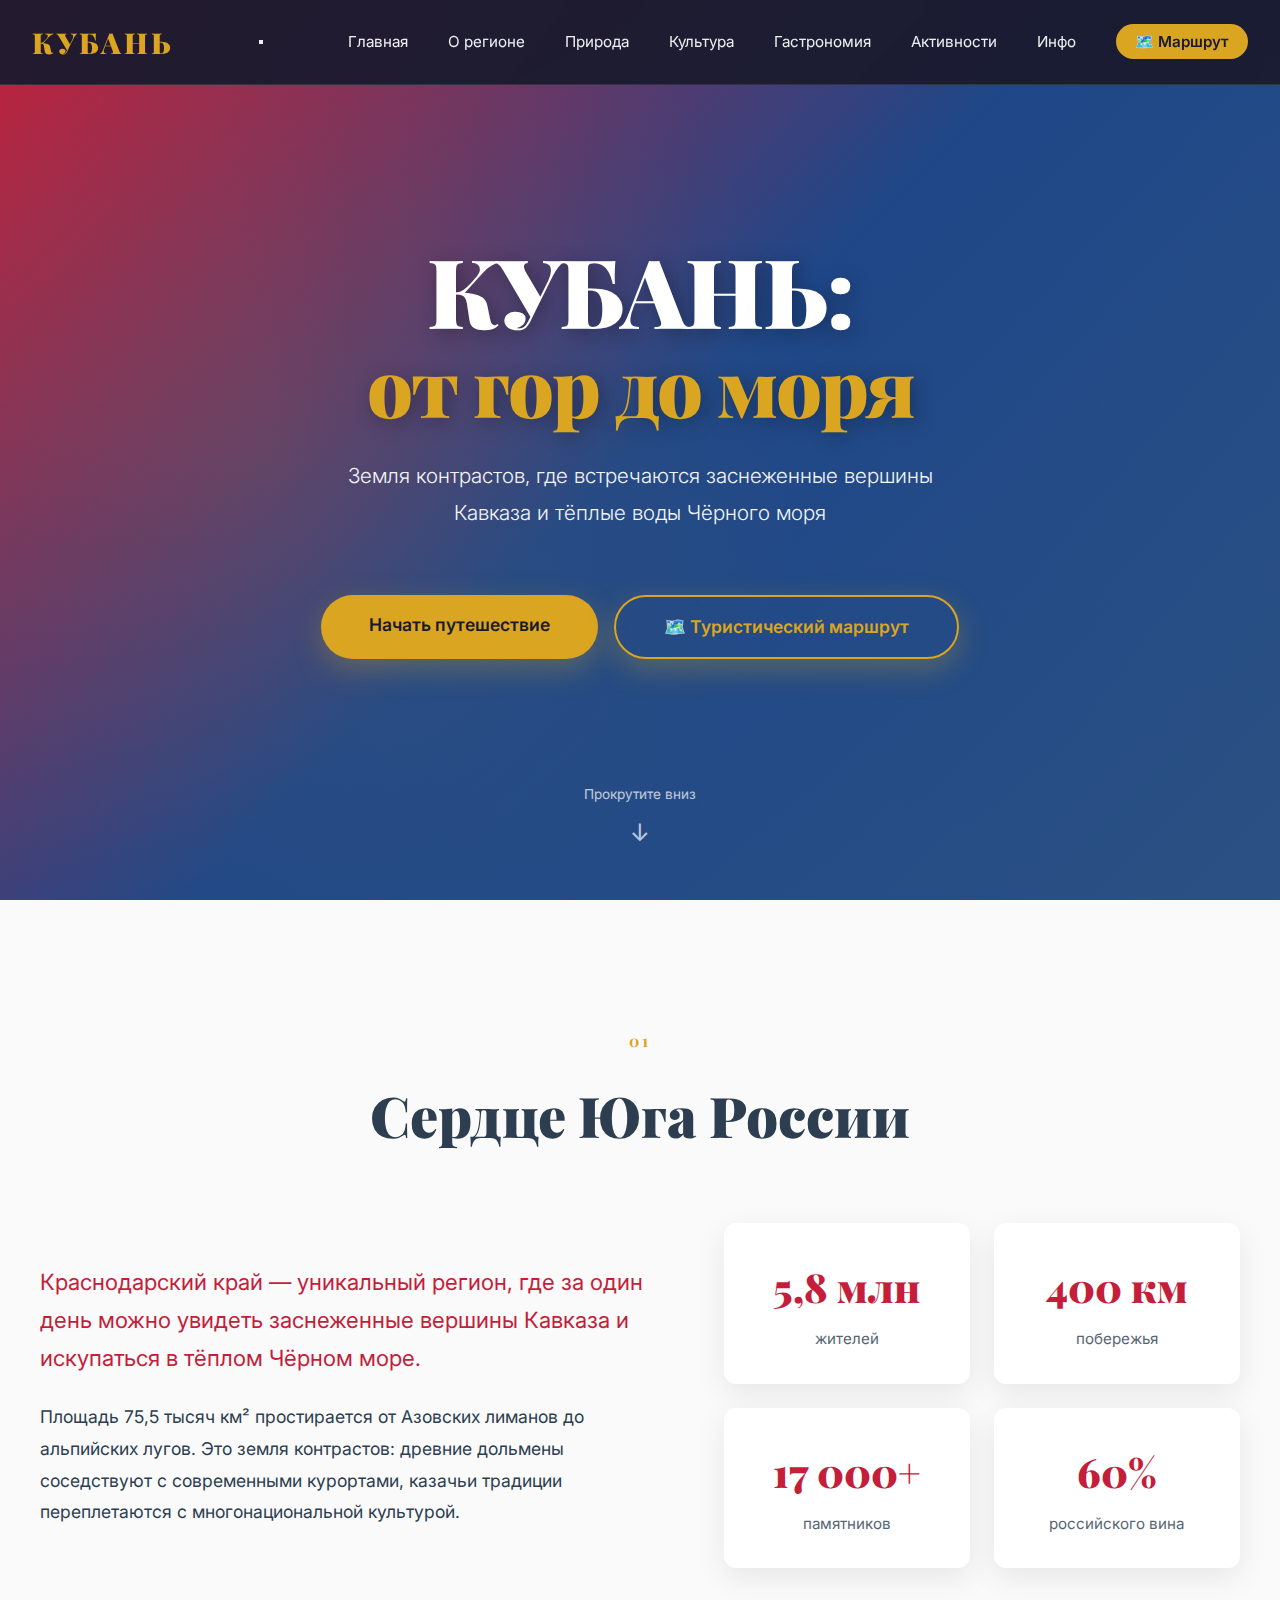
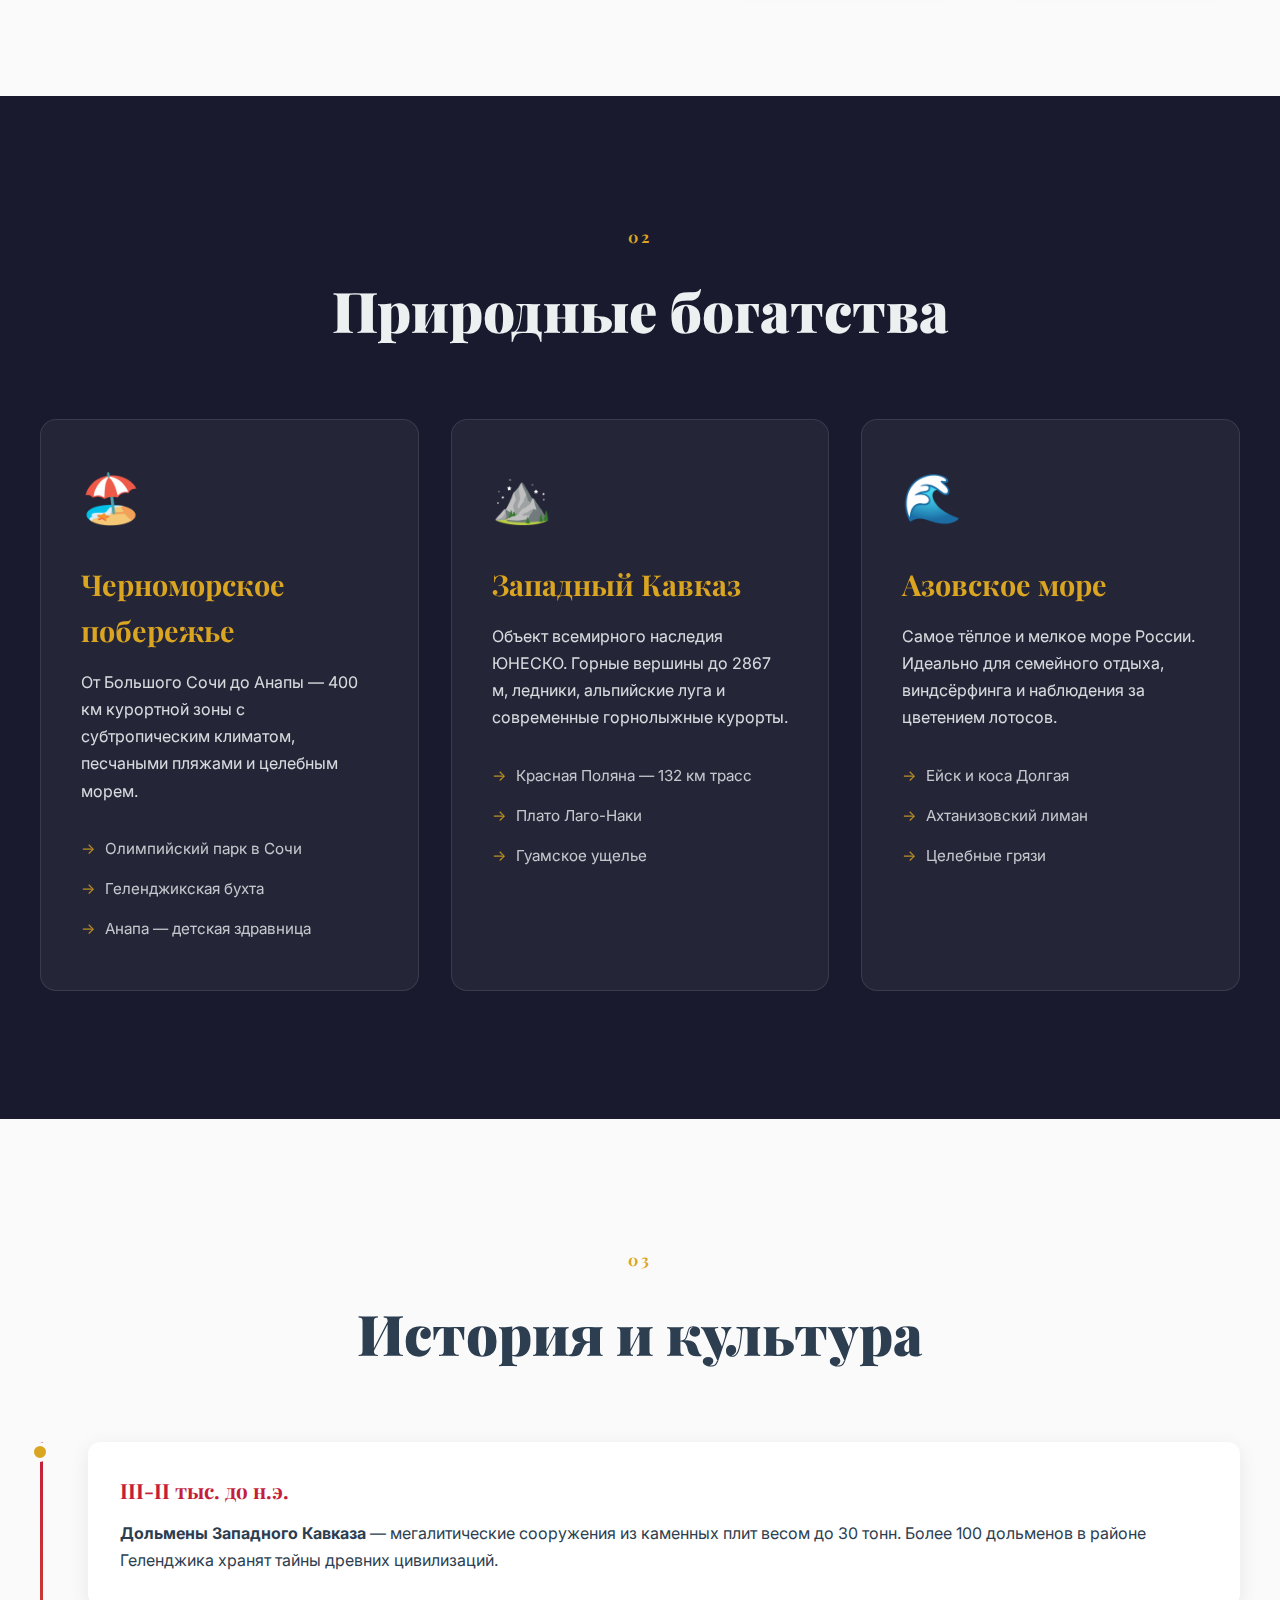
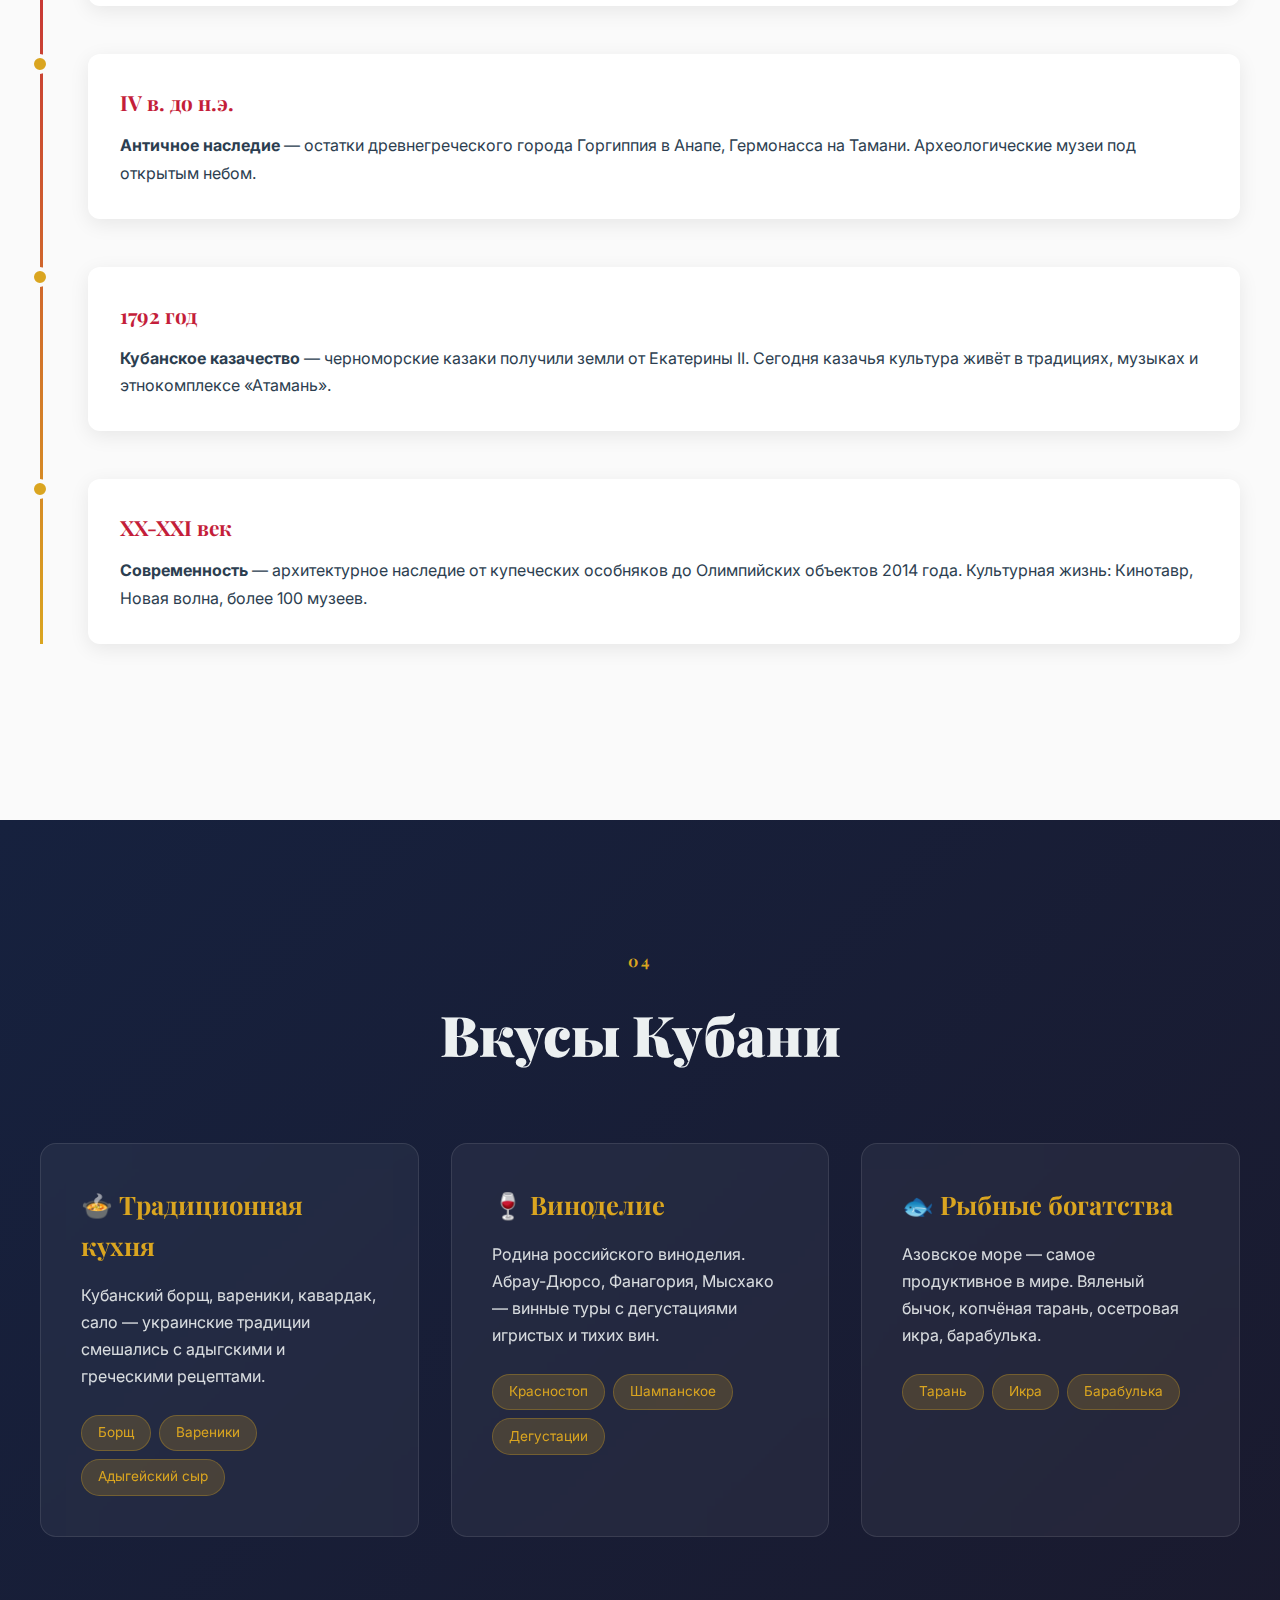
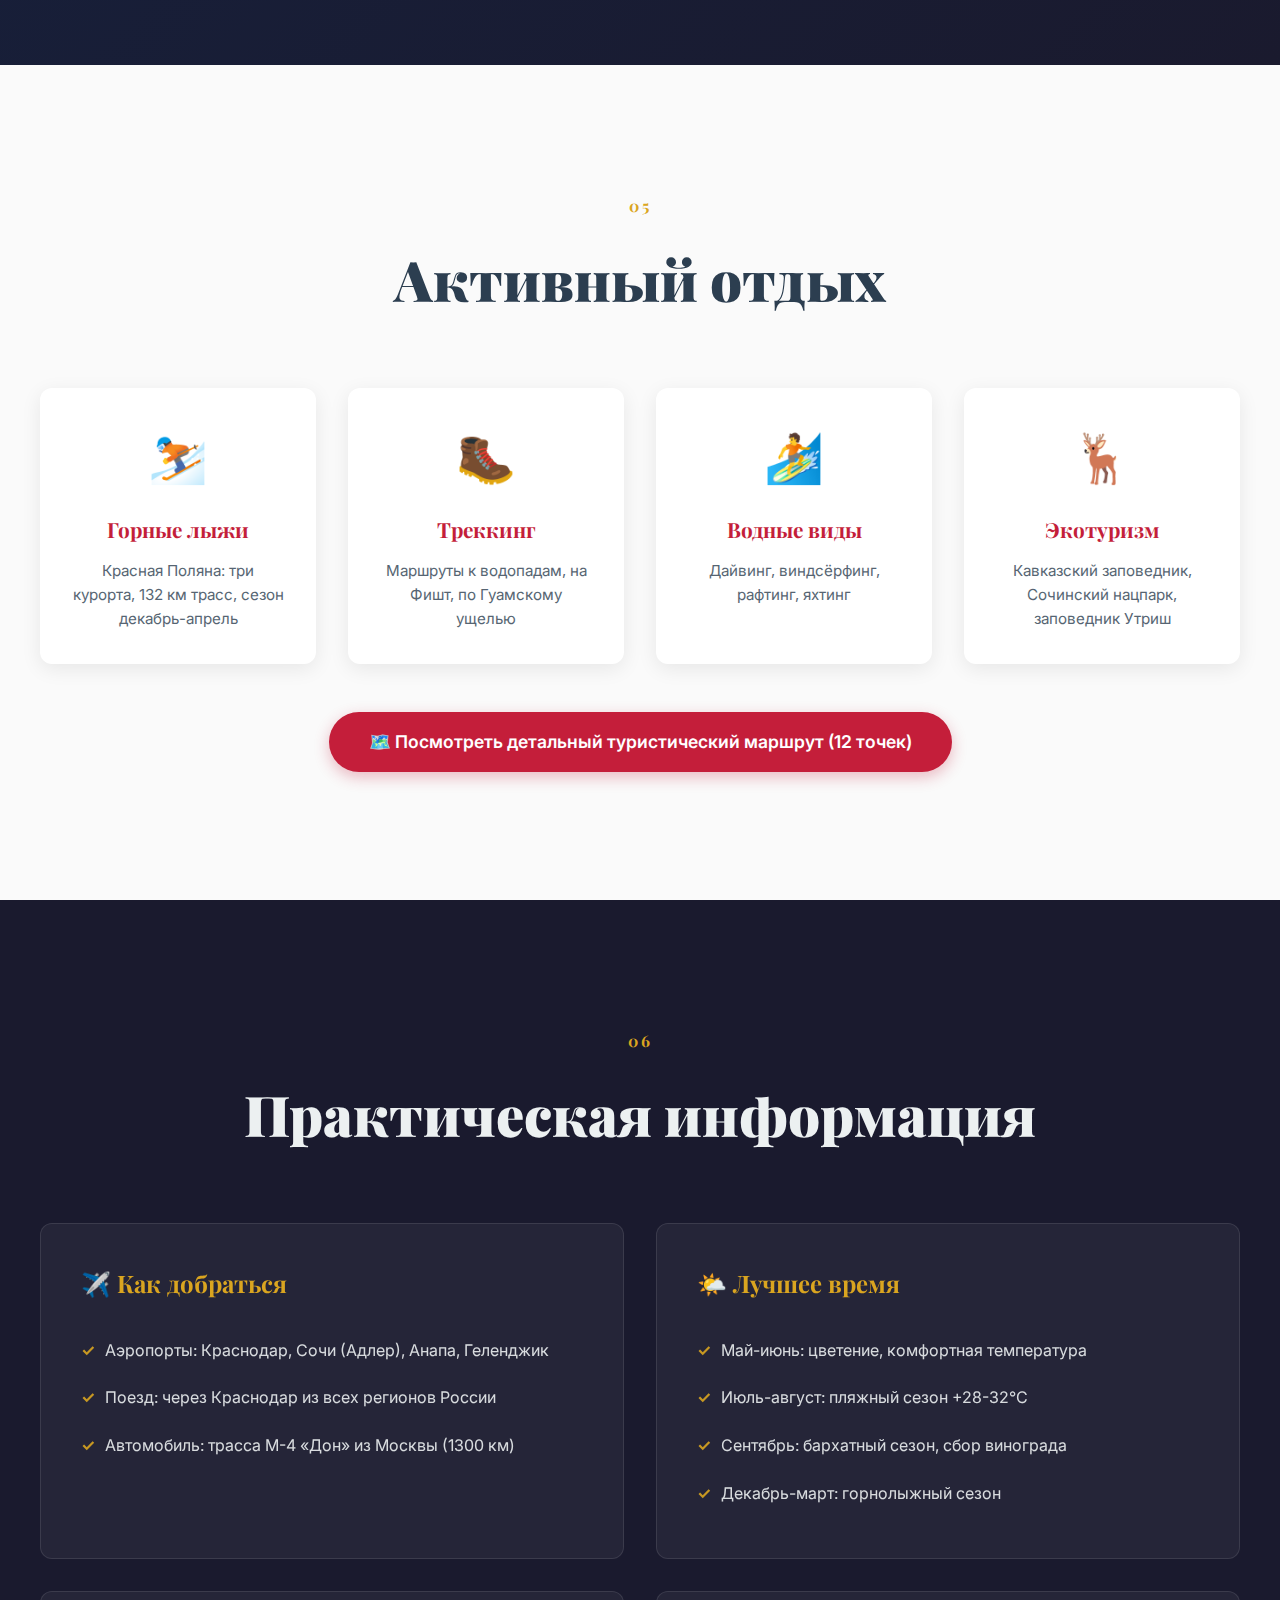
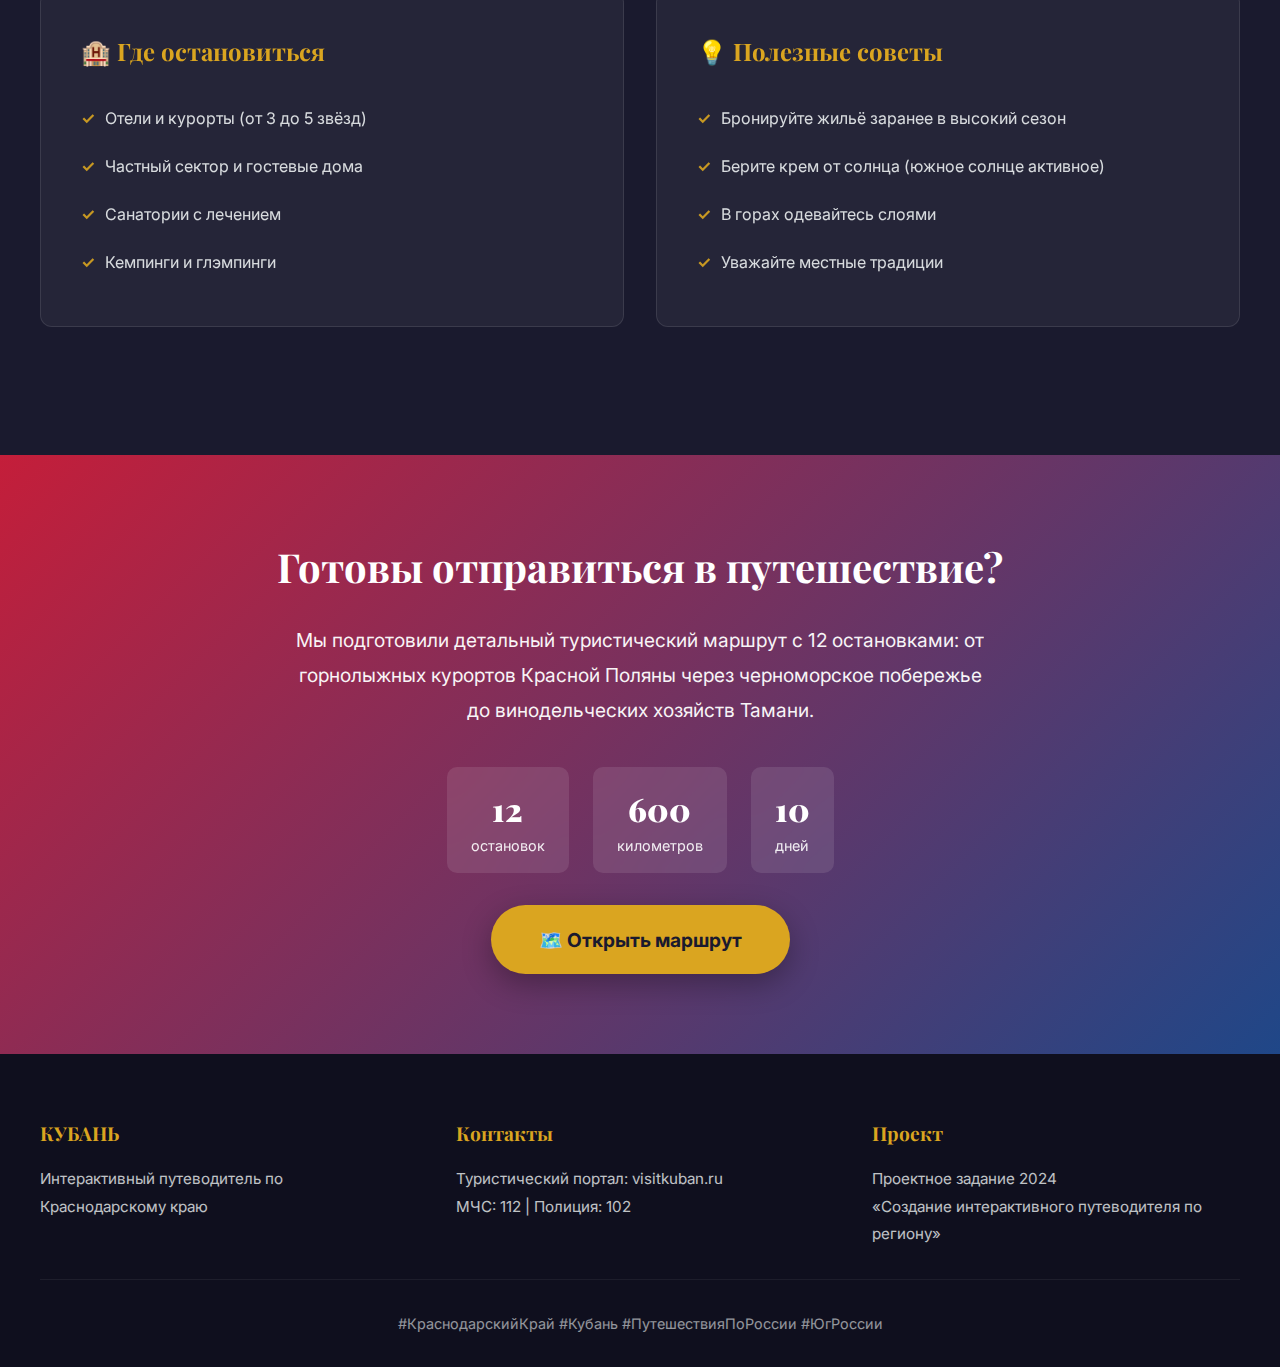
<file: index.html>
<!DOCTYPE html>
<html lang="ru">
<head>
    <meta charset="UTF-8">
    <meta name="viewport" content="width=device-width, initial-scale=1.0">
    <title>Кубань: от гор до моря — Интерактивный путеводитель</title>
    <link rel="stylesheet" href="site-styles.css">
    <link rel="preconnect" href="https://fonts.googleapis.com">
    <link rel="preconnect" href="https://fonts.gstatic.com" crossorigin>
    <link href="https://fonts.googleapis.com/css2?family=Playfair+Display:wght@400;700;900&family=Inter:wght@300;400;600&display=swap" rel="stylesheet">
</head>
<body>
    <!-- Навигация -->
    <nav class="navbar">
        <div class="nav-container">
            <div class="logo">КУБАНЬ</div>
            <button class="mobile-menu-toggle" aria-label="Меню">
                <span></span>
                <span></span>
                <span></span>
            </button>
            <ul class="nav-menu">
                <li><a href="#hero" class="nav-link">Главная</a></li>
                <li><a href="#about" class="nav-link">О регионе</a></li>
                <li><a href="#nature" class="nav-link">Природа</a></li>
                <li><a href="#culture" class="nav-link">Культура</a></li>
                <li><a href="#gastro" class="nav-link">Гастрономия</a></li>
                <li><a href="#activities" class="nav-link">Активности</a></li>
                <li><a href="#practical" class="nav-link">Инфо</a></li>
                <li><a href="tourist-route.html" class="nav-link nav-link-special">🗺️ Маршрут</a></li>
            </ul>
        </div>
    </nav>

    <!-- Героический блок -->
    <section id="hero" class="hero">
        <div class="hero-overlay"></div>
        <div class="hero-content">
            <h1 class="hero-title">
                КУБАНЬ:<br>
                <span class="hero-subtitle">от гор до моря</span>
            </h1>
            <p class="hero-description">Земля контрастов, где встречаются заснеженные вершины Кавказа и тёплые воды Чёрного моря</p>
            <div style="display: flex; gap: 1rem; justify-content: center; flex-wrap: wrap;">
                <a href="#about" class="hero-button">Начать путешествие</a>
                <a href="tourist-route.html" class="hero-button" style="background: transparent; border: 2px solid var(--color-accent); color: var(--color-accent);">🗺️ Туристический маршрут</a>
            </div>
        </div>
        <div class="scroll-indicator">
            <span>Прокрутите вниз</span>
            <div class="scroll-arrow">↓</div>
        </div>
    </section>

    <!-- О регионе -->
    <section id="about" class="section section-light">
        <div class="container">
            <div class="section-header">
                <span class="section-number">01</span>
                <h2 class="section-title">Сердце Юга России</h2>
            </div>
            <div class="two-column">
                <div class="column-text">
                    <p class="lead">Краснодарский край — уникальный регион, где за один день можно увидеть заснеженные вершины Кавказа и искупаться в тёплом Чёрном море.</p>
                    <p>Площадь 75,5 тысяч км² простирается от Азовских лиманов до альпийских лугов. Это земля контрастов: древние дольмены соседствуют с современными курортами, казачьи традиции переплетаются с многонациональной культурой.</p>
                </div>
                <div class="column-stats">
                    <div class="stat-box">
                        <div class="stat-number">5,8 млн</div>
                        <div class="stat-label">жителей</div>
                    </div>
                    <div class="stat-box">
                        <div class="stat-number">400 км</div>
                        <div class="stat-label">побережья</div>
                    </div>
                    <div class="stat-box">
                        <div class="stat-number">17 000+</div>
                        <div class="stat-label">памятников</div>
                    </div>
                    <div class="stat-box">
                        <div class="stat-number">60%</div>
                        <div class="stat-label">российского вина</div>
                    </div>
                </div>
            </div>
        </div>
    </section>

    <!-- Природа -->
    <section id="nature" class="section section-dark">
        <div class="container">
            <div class="section-header">
                <span class="section-number">02</span>
                <h2 class="section-title">Природные богатства</h2>
            </div>
            
            <div class="cards-grid">
                <div class="card card-nature">
                    <div class="card-icon">🏖️</div>
                    <h3 class="card-title">Черноморское побережье</h3>
                    <p class="card-text">От Большого Сочи до Анапы — 400 км курортной зоны с субтропическим климатом, песчаными пляжами и целебным морем.</p>
                    <ul class="card-list">
                        <li>Олимпийский парк в Сочи</li>
                        <li>Геленджикская бухта</li>
                        <li>Анапа — детская здравница</li>
                    </ul>
                </div>

                <div class="card card-nature">
                    <div class="card-icon">⛰️</div>
                    <h3 class="card-title">Западный Кавказ</h3>
                    <p class="card-text">Объект всемирного наследия ЮНЕСКО. Горные вершины до 2867 м, ледники, альпийские луга и современные горнолыжные курорты.</p>
                    <ul class="card-list">
                        <li>Красная Поляна — 132 км трасс</li>
                        <li>Плато Лаго-Наки</li>
                        <li>Гуамское ущелье</li>
                    </ul>
                </div>

                <div class="card card-nature">
                    <div class="card-icon">🌊</div>
                    <h3 class="card-title">Азовское море</h3>
                    <p class="card-text">Самое тёплое и мелкое море России. Идеально для семейного отдыха, виндсёрфинга и наблюдения за цветением лотосов.</p>
                    <ul class="card-list">
                        <li>Ейск и коса Долгая</li>
                        <li>Ахтанизовский лиман</li>
                        <li>Целебные грязи</li>
                    </ul>
                </div>
            </div>
        </div>
    </section>

    <!-- Культура -->
    <section id="culture" class="section section-light">
        <div class="container">
            <div class="section-header">
                <span class="section-number">03</span>
                <h2 class="section-title">История и культура</h2>
            </div>

            <div class="timeline">
                <div class="timeline-item">
                    <div class="timeline-marker"></div>
                    <div class="timeline-content">
                        <h3 class="timeline-title">III-II тыс. до н.э.</h3>
                        <p class="timeline-text"><strong>Дольмены Западного Кавказа</strong> — мегалитические сооружения из каменных плит весом до 30 тонн. Более 100 дольменов в районе Геленджика хранят тайны древних цивилизаций.</p>
                    </div>
                </div>

                <div class="timeline-item">
                    <div class="timeline-marker"></div>
                    <div class="timeline-content">
                        <h3 class="timeline-title">IV в. до н.э.</h3>
                        <p class="timeline-text"><strong>Античное наследие</strong> — остатки древнегреческого города Горгиппия в Анапе, Гермонасса на Тамани. Археологические музеи под открытым небом.</p>
                    </div>
                </div>

                <div class="timeline-item">
                    <div class="timeline-marker"></div>
                    <div class="timeline-content">
                        <h3 class="timeline-title">1792 год</h3>
                        <p class="timeline-text"><strong>Кубанское казачество</strong> — черноморские казаки получили земли от Екатерины II. Сегодня казачья культура живёт в традициях, музыках и этнокомплексе «Атамань».</p>
                    </div>
                </div>

                <div class="timeline-item">
                    <div class="timeline-marker"></div>
                    <div class="timeline-content">
                        <h3 class="timeline-title">XX-XXI век</h3>
                        <p class="timeline-text"><strong>Современность</strong> — архитектурное наследие от купеческих особняков до Олимпийских объектов 2014 года. Культурная жизнь: Кинотавр, Новая волна, более 100 музеев.</p>
                    </div>
                </div>
            </div>
        </div>
    </section>

    <!-- Гастрономия -->
    <section id="gastro" class="section section-accent">
        <div class="container">
            <div class="section-header">
                <span class="section-number">04</span>
                <h2 class="section-title">Вкусы Кубани</h2>
            </div>

            <div class="gastro-grid">
                <div class="gastro-card">
                    <h3 class="gastro-title">🍲 Традиционная кухня</h3>
                    <p class="gastro-text">Кубанский борщ, вареники, кавардак, сало — украинские традиции смешались с адыгскими и греческими рецептами.</p>
                    <div class="gastro-tags">
                        <span class="tag">Борщ</span>
                        <span class="tag">Вареники</span>
                        <span class="tag">Адыгейский сыр</span>
                    </div>
                </div>

                <div class="gastro-card">
                    <h3 class="gastro-title">🍷 Виноделие</h3>
                    <p class="gastro-text">Родина российского виноделия. Абрау-Дюрсо, Фанагория, Мысхако — винные туры с дегустациями игристых и тихих вин.</p>
                    <div class="gastro-tags">
                        <span class="tag">Красностоп</span>
                        <span class="tag">Шампанское</span>
                        <span class="tag">Дегустации</span>
                    </div>
                </div>

                <div class="gastro-card">
                    <h3 class="gastro-title">🐟 Рыбные богатства</h3>
                    <p class="gastro-text">Азовское море — самое продуктивное в мире. Вяленый бычок, копчёная тарань, осетровая икра, барабулька.</p>
                    <div class="gastro-tags">
                        <span class="tag">Тарань</span>
                        <span class="tag">Икра</span>
                        <span class="tag">Барабулька</span>
                    </div>
                </div>
            </div>
        </div>
    </section>

    <!-- Активный отдых -->
    <section id="activities" class="section section-light">
        <div class="container">
            <div class="section-header">
                <span class="section-number">05</span>
                <h2 class="section-title">Активный отдых</h2>
            </div>

            <div class="activities-grid">
                <div class="activity-item">
                    <div class="activity-icon">⛷️</div>
                    <h3>Горные лыжи</h3>
                    <p>Красная Поляна: три курорта, 132 км трасс, сезон декабрь-апрель</p>
                </div>
                <div class="activity-item">
                    <div class="activity-icon">🥾</div>
                    <h3>Треккинг</h3>
                    <p>Маршруты к водопадам, на Фишт, по Гуамскому ущелью</p>
                </div>
                <div class="activity-item">
                    <div class="activity-icon">🏄</div>
                    <h3>Водные виды</h3>
                    <p>Дайвинг, виндсёрфинг, рафтинг, яхтинг</p>
                </div>
                <div class="activity-item">
                    <div class="activity-icon">🦌</div>
                    <h3>Экотуризм</h3>
                    <p>Кавказский заповедник, Сочинский нацпарк, заповедник Утриш</p>
                </div>
            </div>
            
            <div style="text-align: center; margin-top: 3rem;">
                <a href="tourist-route.html" style="display: inline-block; padding: 1rem 2.5rem; background: var(--color-primary); color: white; text-decoration: none; border-radius: 50px; font-weight: 600; font-size: 1.1rem; transition: all 0.3s; box-shadow: 0 5px 15px rgba(196, 30, 58, 0.3);">
                    🗺️ Посмотреть детальный туристический маршрут (12 точек)
                </a>
            </div>
        </div>
    </section>

    <!-- Практическая информация -->
    <section id="practical" class="section section-dark">
        <div class="container">
            <div class="section-header">
                <span class="section-number">06</span>
                <h2 class="section-title">Практическая информация</h2>
            </div>

            <div class="practical-grid">
                <div class="practical-card">
                    <h3>✈️ Как добраться</h3>
                    <ul>
                        <li>Аэропорты: Краснодар, Сочи (Адлер), Анапа, Геленджик</li>
                        <li>Поезд: через Краснодар из всех регионов России</li>
                        <li>Автомобиль: трасса М-4 «Дон» из Москвы (1300 км)</li>
                    </ul>
                </div>

                <div class="practical-card">
                    <h3>🌤️ Лучшее время</h3>
                    <ul>
                        <li>Май-июнь: цветение, комфортная температура</li>
                        <li>Июль-август: пляжный сезон +28-32°C</li>
                        <li>Сентябрь: бархатный сезон, сбор винограда</li>
                        <li>Декабрь-март: горнолыжный сезон</li>
                    </ul>
                </div>

                <div class="practical-card">
                    <h3>🏨 Где остановиться</h3>
                    <ul>
                        <li>Отели и курорты (от 3 до 5 звёзд)</li>
                        <li>Частный сектор и гостевые дома</li>
                        <li>Санатории с лечением</li>
                        <li>Кемпинги и глэмпинги</li>
                    </ul>
                </div>

                <div class="practical-card">
                    <h3>💡 Полезные советы</h3>
                    <ul>
                        <li>Бронируйте жильё заранее в высокий сезон</li>
                        <li>Берите крем от солнца (южное солнце активное)</li>
                        <li>В горах одевайтесь слоями</li>
                        <li>Уважайте местные традиции</li>
                    </ul>
                </div>
            </div>
        </div>
    </section>

    <!-- Блок с призывом к действию - маршрут -->
    <section style="padding: 5rem 2rem; background: linear-gradient(135deg, #C41E3A 0%, #1F4788 100%); color: white; text-align: center;">
        <div class="container">
            <h2 style="font-family: var(--font-display); font-size: 2.5rem; margin-bottom: 1.5rem;">Готовы отправиться в путешествие?</h2>
            <p style="font-size: 1.2rem; max-width: 700px; margin: 0 auto 2.5rem; line-height: 1.8; opacity: 0.95;">
                Мы подготовили детальный туристический маршрут с 12 остановками: от горнолыжных курортов Красной Поляны через черноморское побережье до винодельческих хозяйств Тамани.
            </p>
            <div style="display: flex; gap: 1.5rem; justify-content: center; flex-wrap: wrap; margin-bottom: 2rem;">
                <div style="background: rgba(255,255,255,0.1); padding: 1rem 1.5rem; border-radius: 10px; backdrop-filter: blur(10px);">
                    <div style="font-size: 2rem; font-weight: 900; font-family: var(--font-display);">12</div>
                    <div style="font-size: 0.9rem; opacity: 0.9;">остановок</div>
                </div>
                <div style="background: rgba(255,255,255,0.1); padding: 1rem 1.5rem; border-radius: 10px; backdrop-filter: blur(10px);">
                    <div style="font-size: 2rem; font-weight: 900; font-family: var(--font-display);">600</div>
                    <div style="font-size: 0.9rem; opacity: 0.9;">километров</div>
                </div>
                <div style="background: rgba(255,255,255,0.1); padding: 1rem 1.5rem; border-radius: 10px; backdrop-filter: blur(10px);">
                    <div style="font-size: 2rem; font-weight: 900; font-family: var(--font-display);">10</div>
                    <div style="font-size: 0.9rem; opacity: 0.9;">дней</div>
                </div>
            </div>
            <a href="tourist-route.html" style="display: inline-block; padding: 1.2rem 3rem; background: var(--color-accent); color: var(--color-dark); text-decoration: none; border-radius: 50px; font-weight: 700; font-size: 1.2rem; transition: all 0.3s; box-shadow: 0 10px 30px rgba(0,0,0,0.3);">
                🗺️ Открыть маршрут
            </a>
        </div>
    </section>

    <!-- Футер -->
    <footer class="footer">
        <div class="container">
            <div class="footer-content">
                <div class="footer-col">
                    <h4>КУБАНЬ</h4>
                    <p>Интерактивный путеводитель по Краснодарскому краю</p>
                </div>
                <div class="footer-col">
                    <h4>Контакты</h4>
                    <p>Туристический портал: visitkuban.ru</p>
                    <p>МЧС: 112 | Полиция: 102</p>
                </div>
                <div class="footer-col">
                    <h4>Проект</h4>
                    <p>Проектное задание 2024</p>
                    <p>«Создание интерактивного путеводителя по региону»</p>
                </div>
            </div>
            <div class="footer-bottom">
                <p>#КраснодарскийКрай #Кубань #ПутешествияПоРоссии #ЮгРоссии</p>
            </div>
        </div>
    </footer>

    <script src="site-script.js"></script>
</body>
</html>
</file>
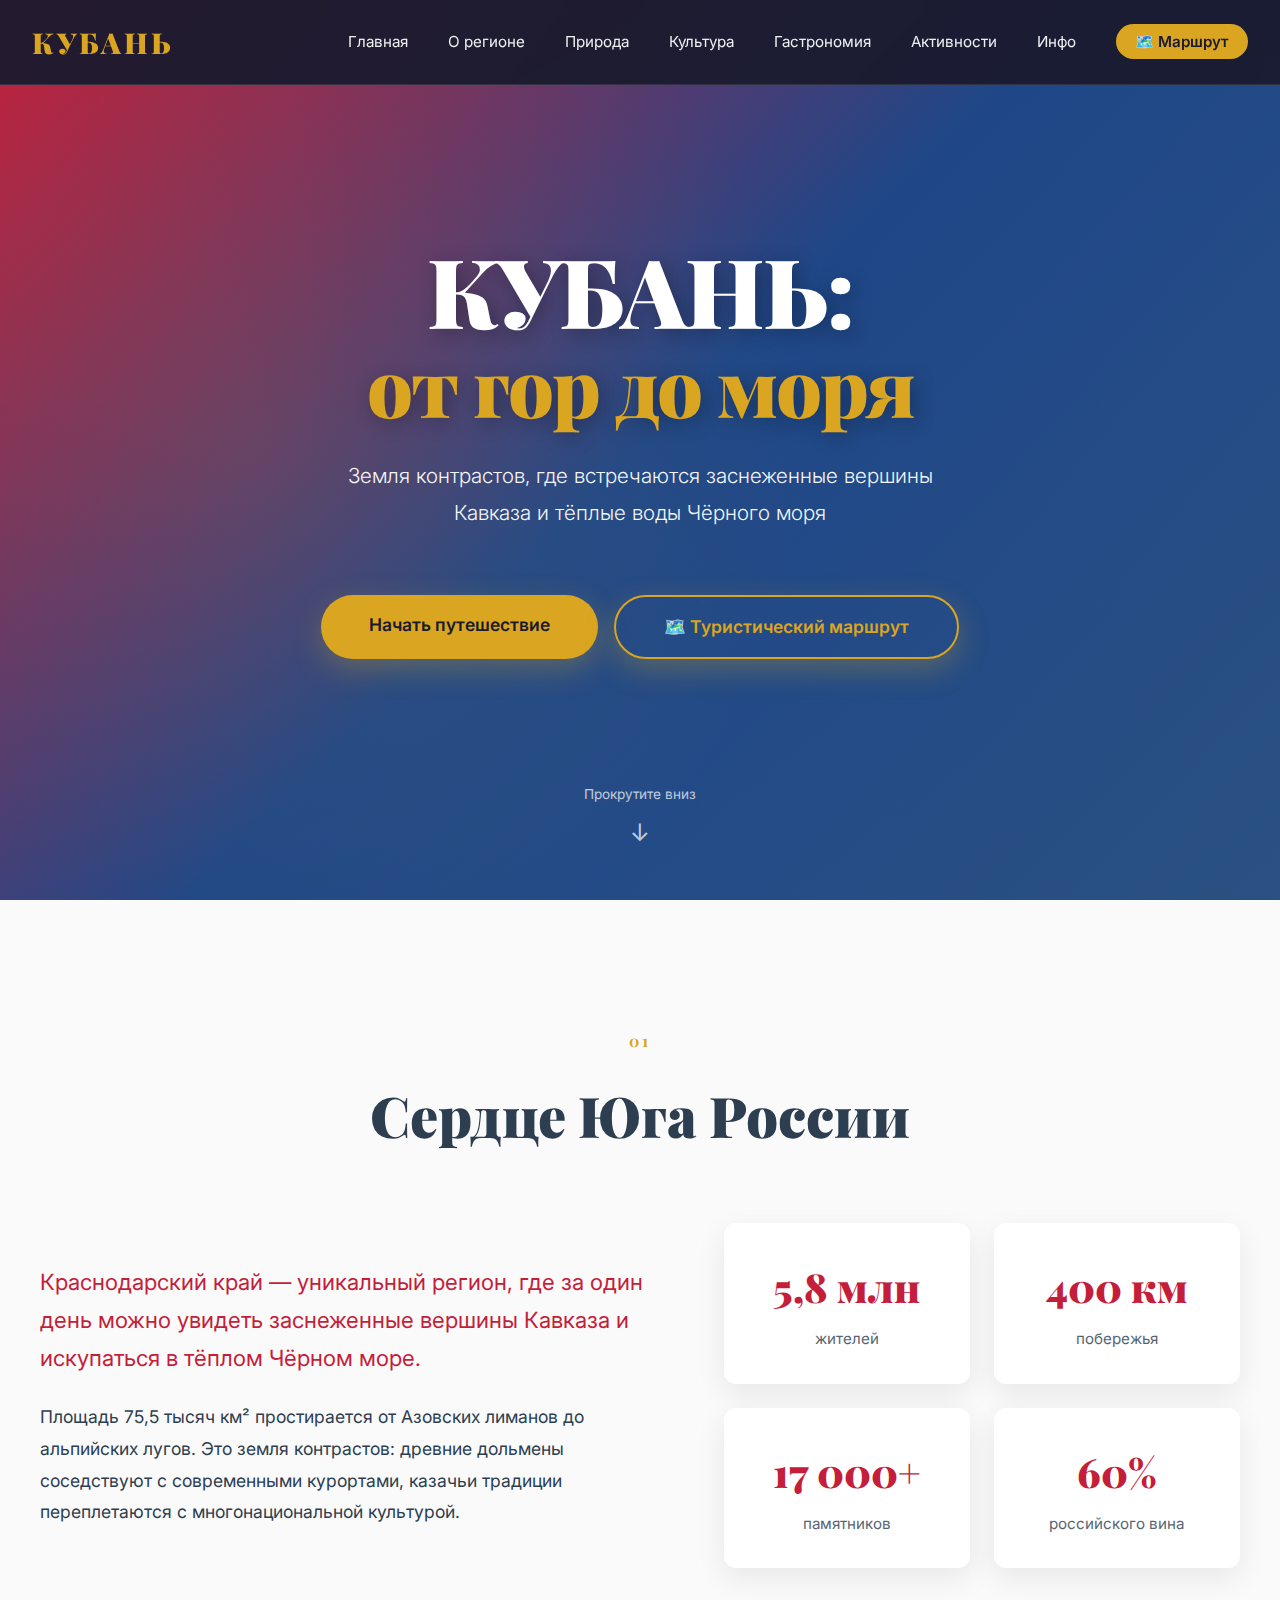
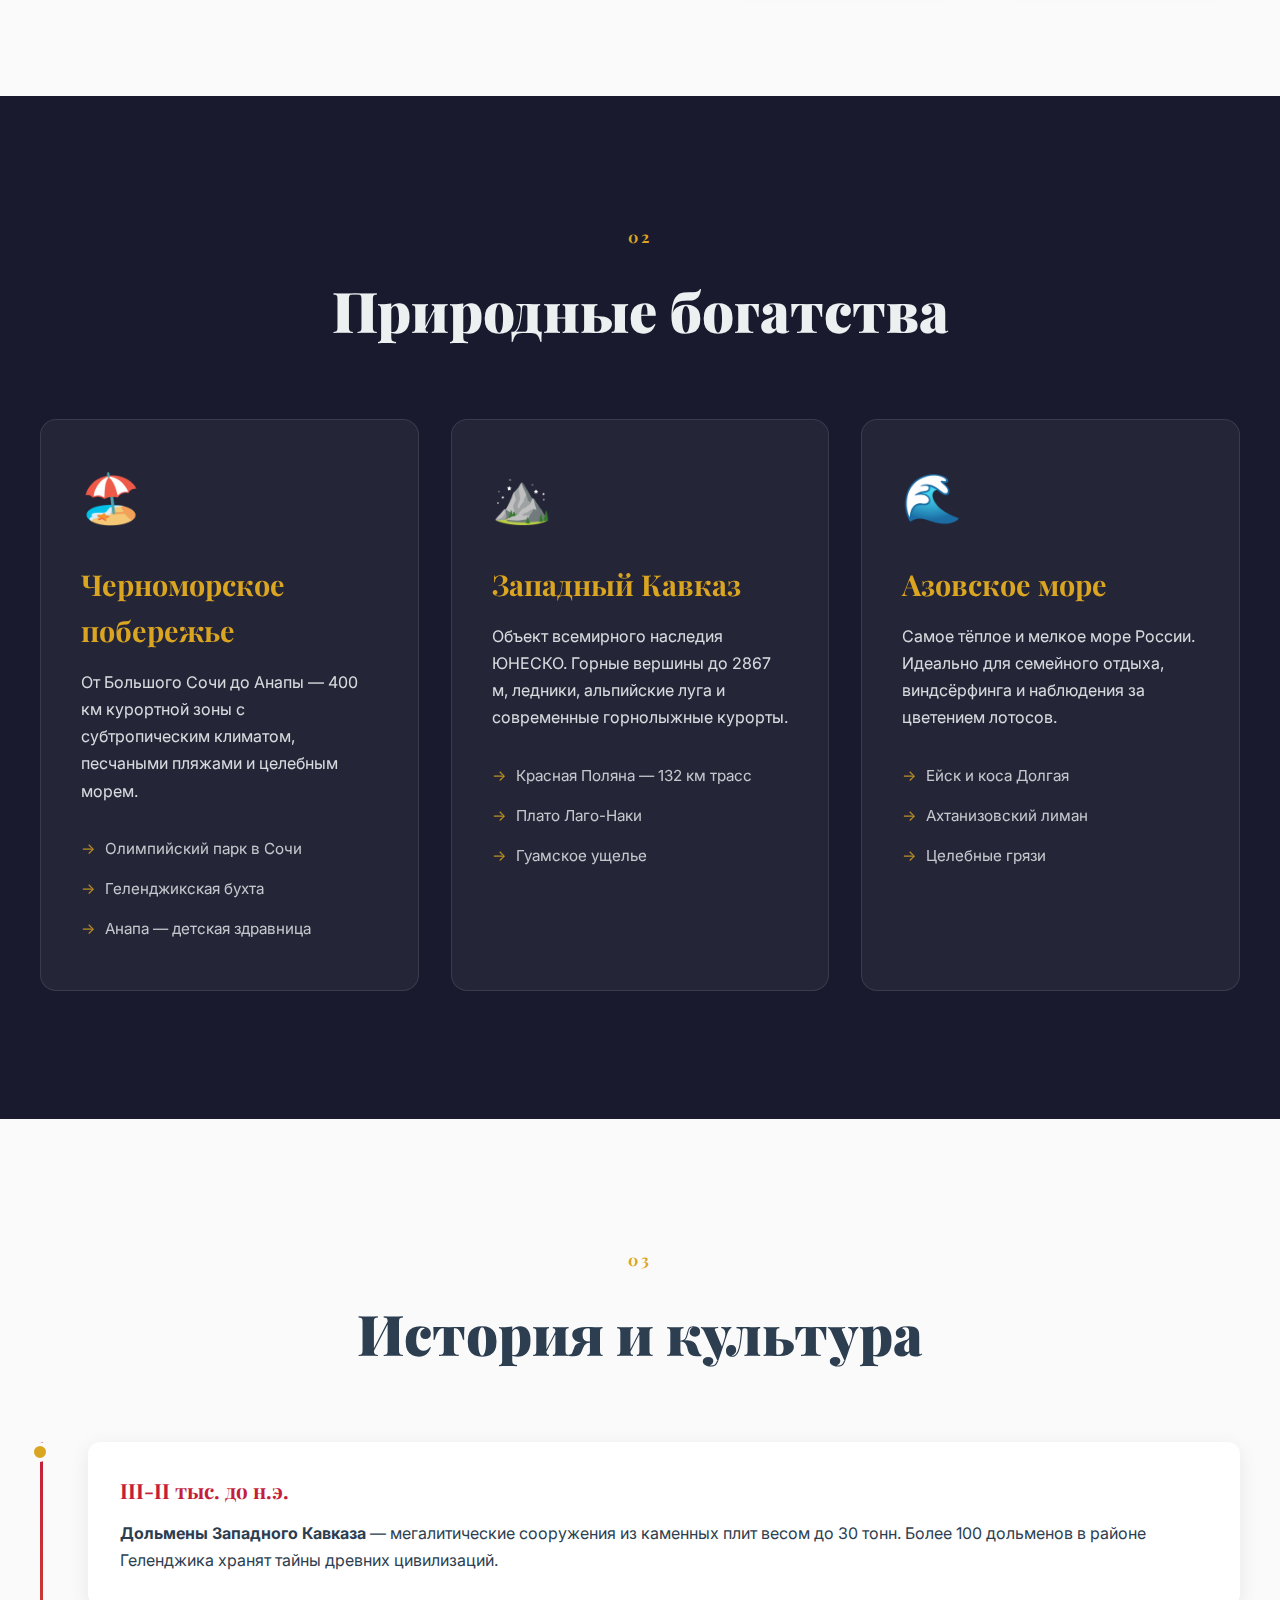
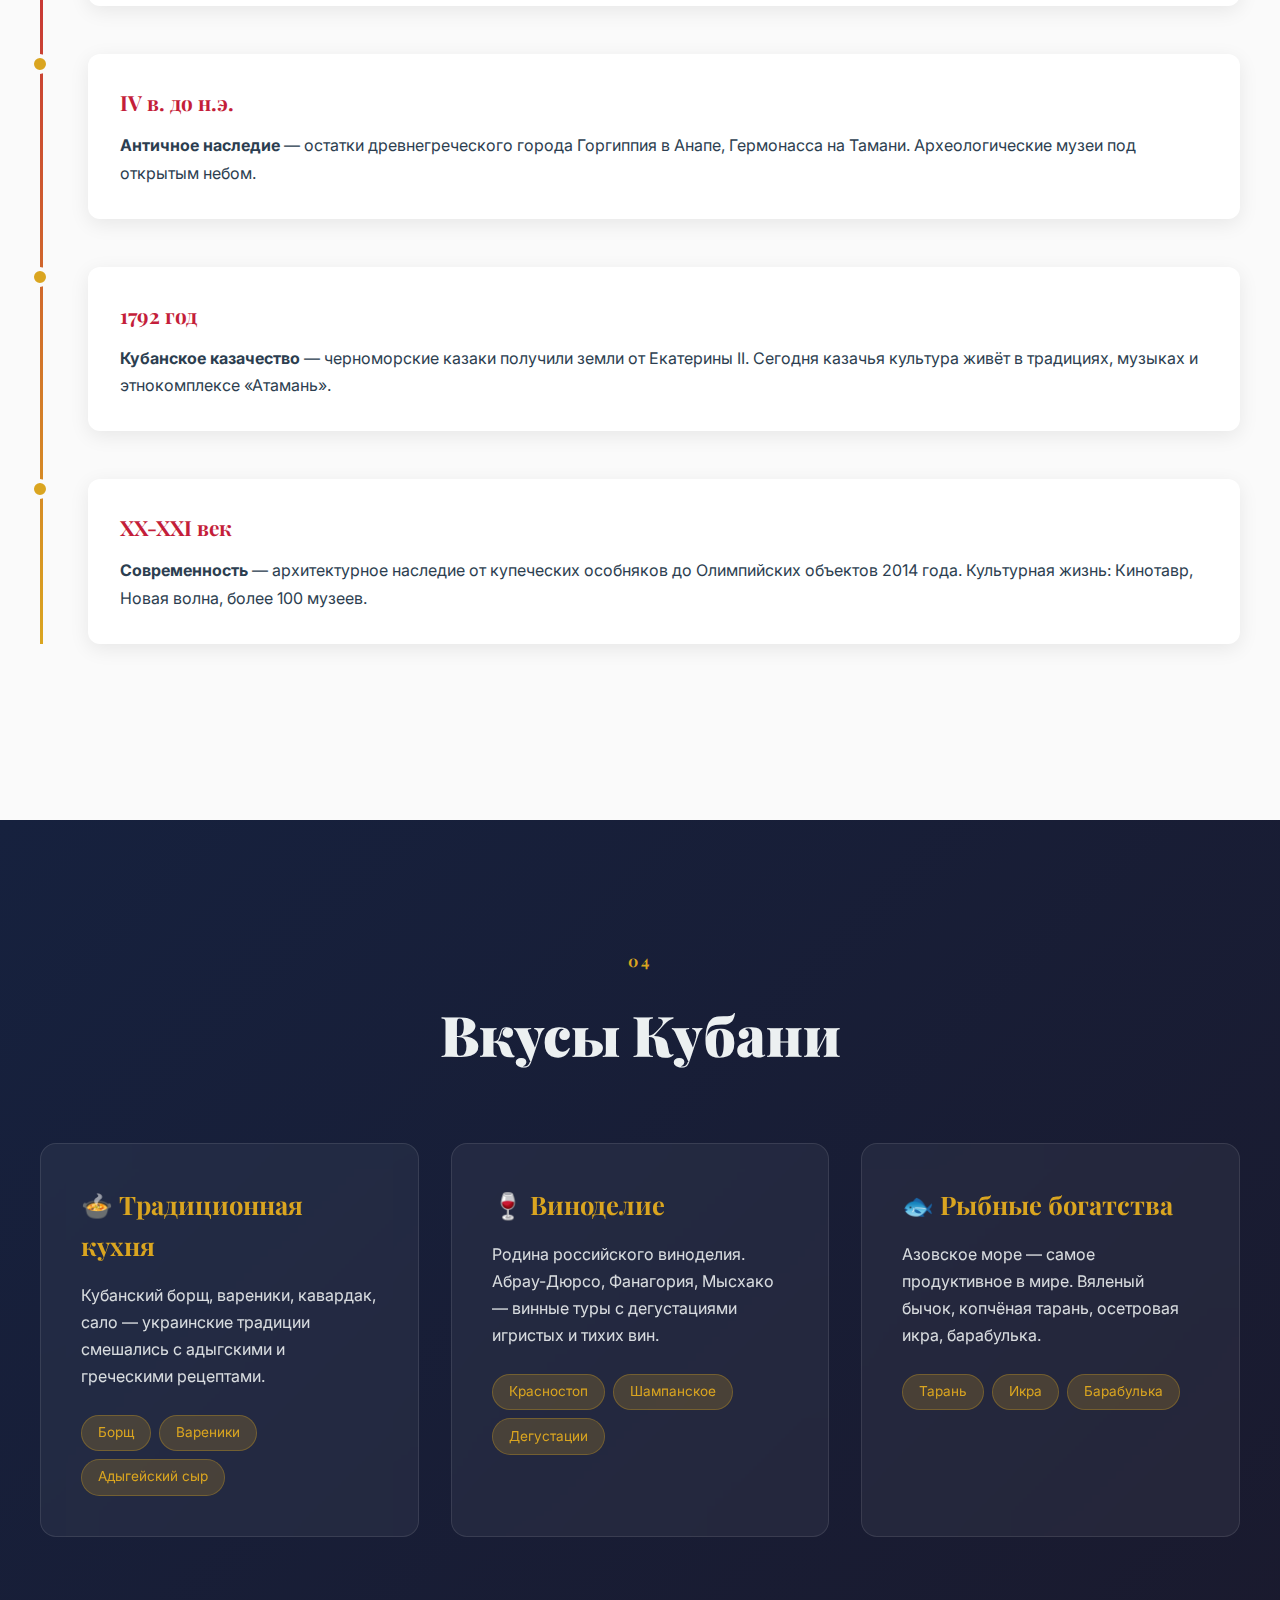
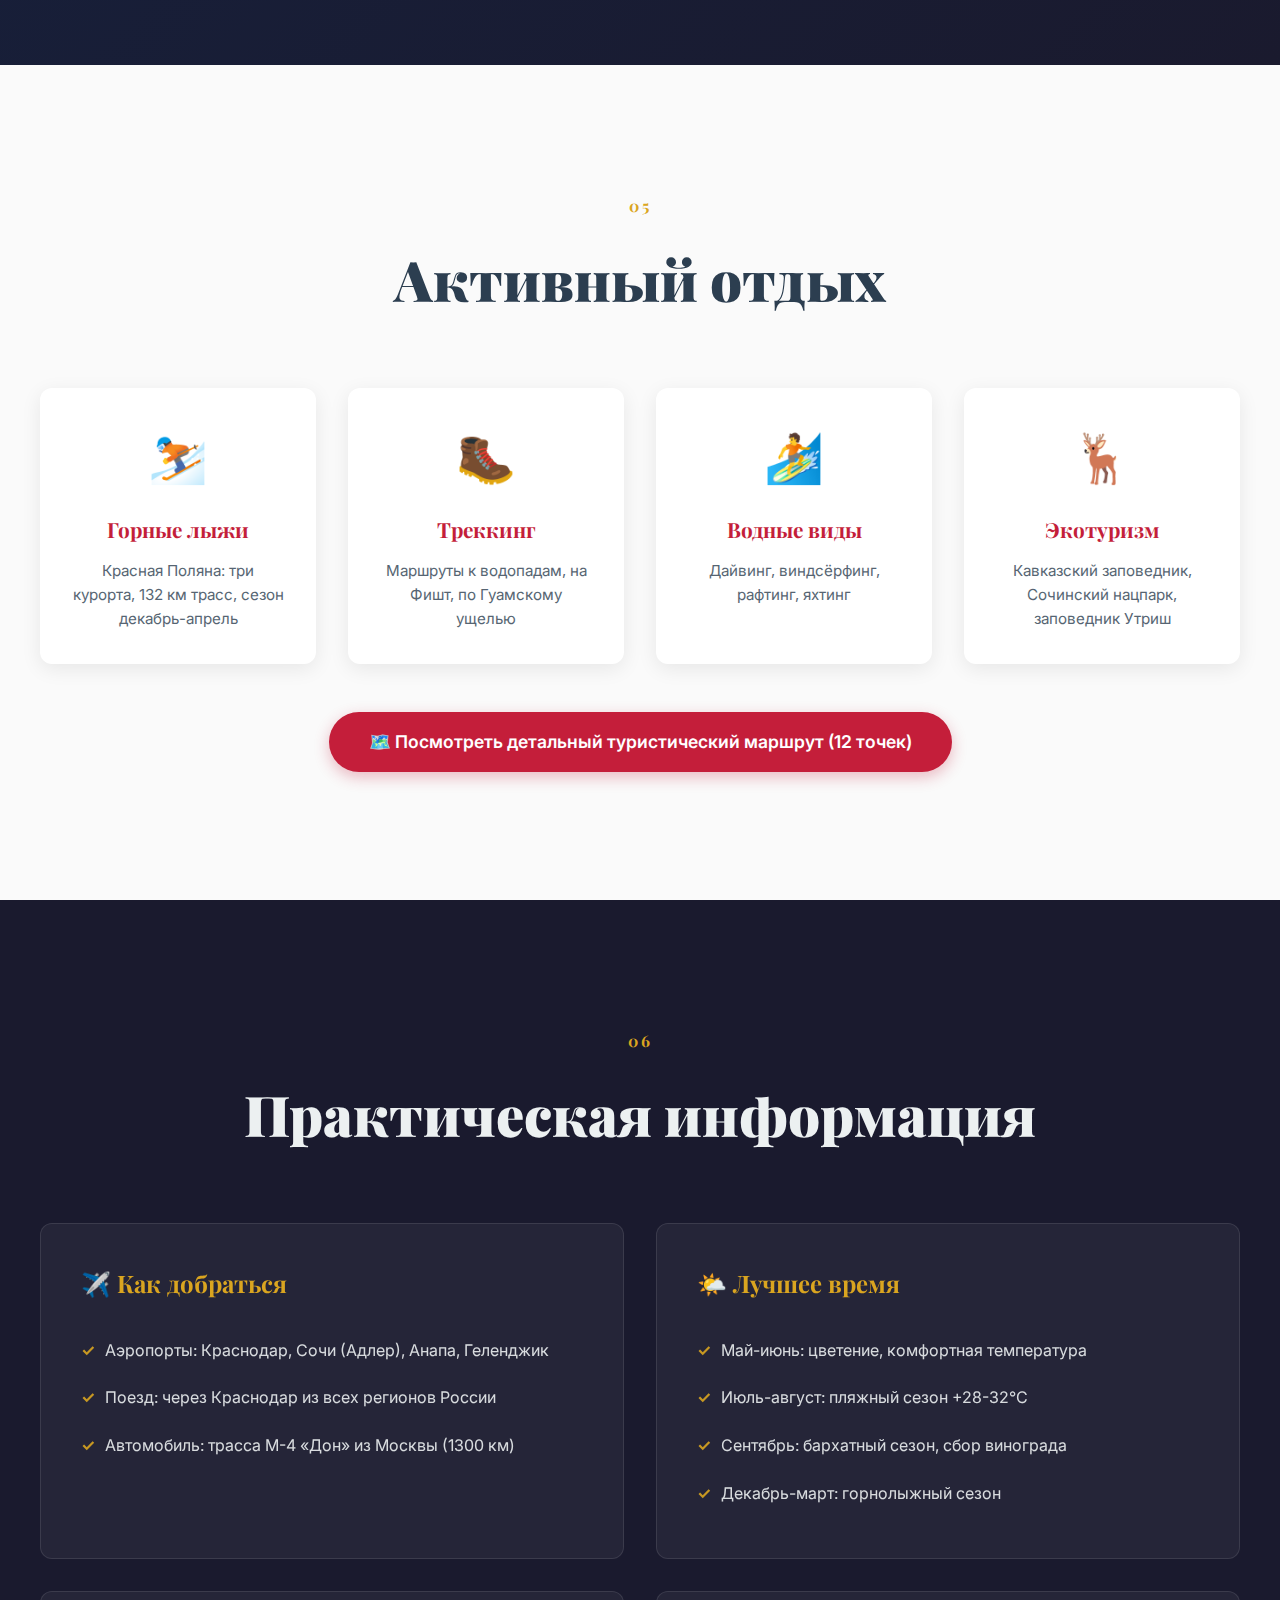
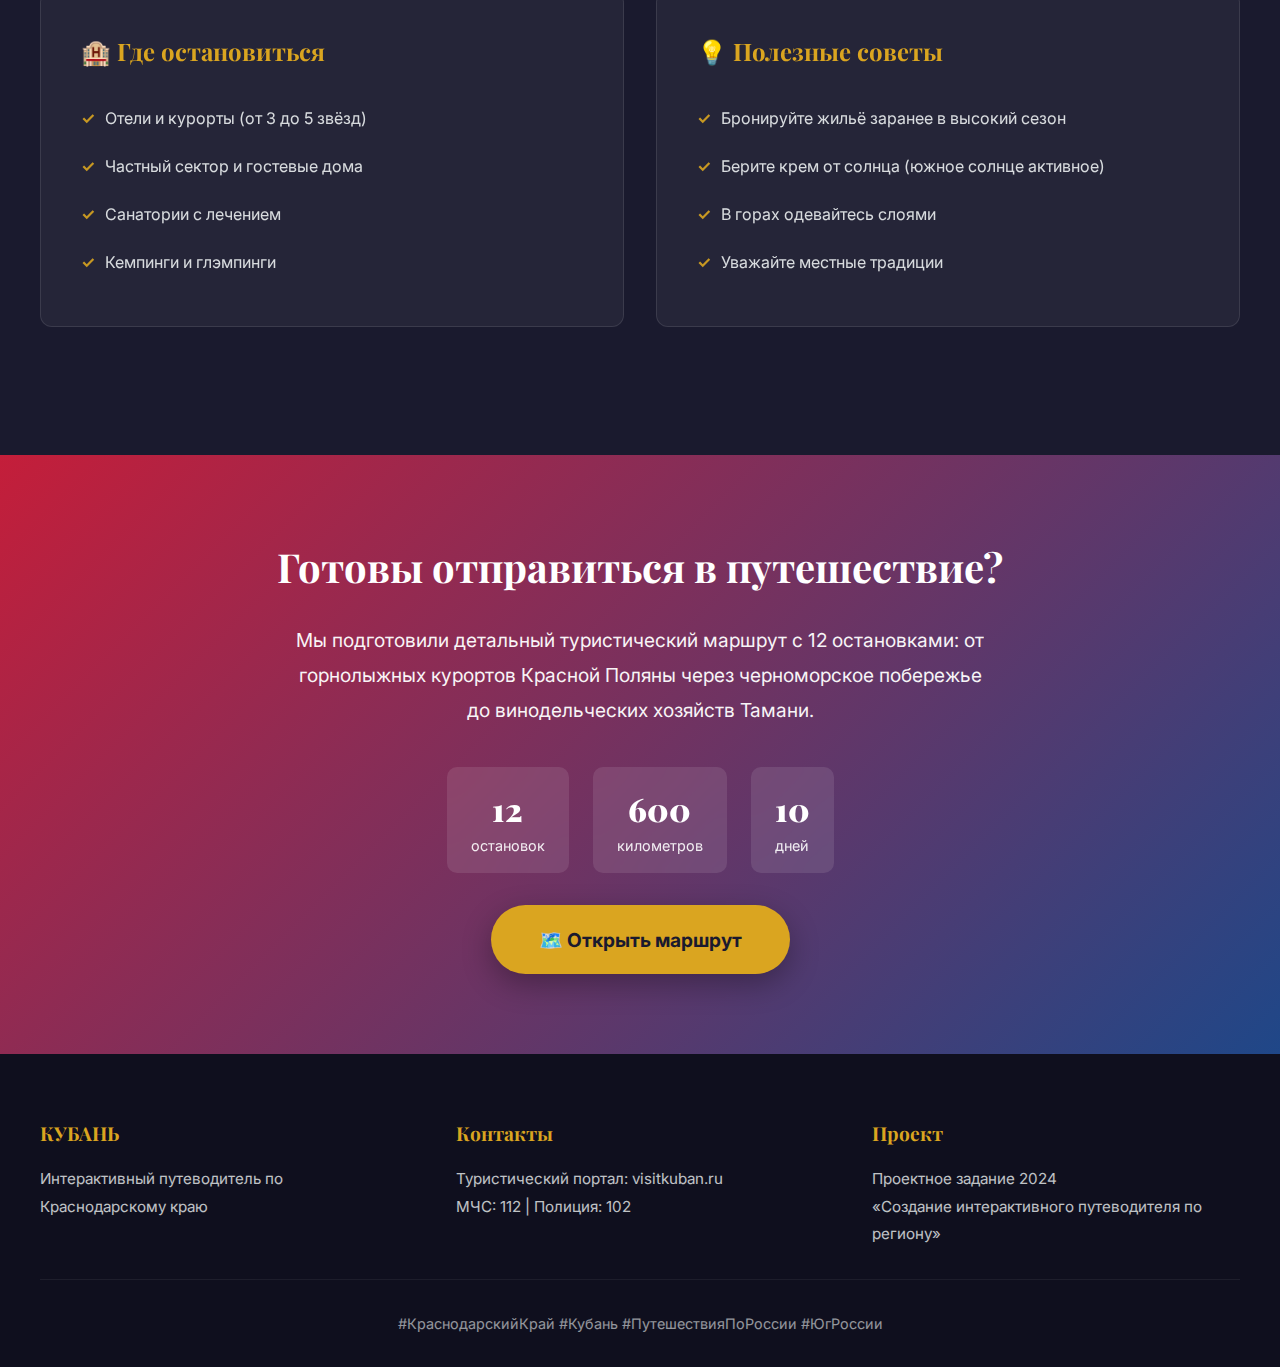
<file: krasnodar-guide.html>
<!DOCTYPE html>
<html lang="ru">
<head>
    <meta charset="UTF-8">
    <meta name="viewport" content="width=device-width, initial-scale=1.0">
    <title>Кубань: от гор до моря — Интерактивный путеводитель</title>
    <link rel="stylesheet" href="site-styles.css">
    <link rel="preconnect" href="https://fonts.googleapis.com">
    <link rel="preconnect" href="https://fonts.gstatic.com" crossorigin>
    <link href="https://fonts.googleapis.com/css2?family=Playfair+Display:wght@400;700;900&family=Inter:wght@300;400;600&display=swap" rel="stylesheet">
</head>
<body>
    <!-- Навигация -->
    <nav class="navbar">
        <div class="nav-container">
            <div class="logo">КУБАНЬ</div>
            <ul class="nav-menu">
                <li><a href="#hero" class="nav-link">Главная</a></li>
                <li><a href="#about" class="nav-link">О регионе</a></li>
                <li><a href="#nature" class="nav-link">Природа</a></li>
                <li><a href="#culture" class="nav-link">Культура</a></li>
                <li><a href="#gastro" class="nav-link">Гастрономия</a></li>
                <li><a href="#activities" class="nav-link">Активности</a></li>
                <li><a href="#practical" class="nav-link">Инфо</a></li>
                <li><a href="tourist-route.html" class="nav-link nav-link-special">🗺️ Маршрут</a></li>
            </ul>
        </div>
    </nav>

    <!-- Героический блок -->
    <section id="hero" class="hero">
        <div class="hero-overlay"></div>
        <div class="hero-content">
            <h1 class="hero-title">
                КУБАНЬ:<br>
                <span class="hero-subtitle">от гор до моря</span>
            </h1>
            <p class="hero-description">Земля контрастов, где встречаются заснеженные вершины Кавказа и тёплые воды Чёрного моря</p>
            <div style="display: flex; gap: 1rem; justify-content: center; flex-wrap: wrap;">
                <a href="#about" class="hero-button">Начать путешествие</a>
                <a href="tourist-route.html" class="hero-button" style="background: transparent; border: 2px solid var(--color-accent); color: var(--color-accent);">🗺️ Туристический маршрут</a>
            </div>
        </div>
        <div class="scroll-indicator">
            <span>Прокрутите вниз</span>
            <div class="scroll-arrow">↓</div>
        </div>
    </section>

    <!-- О регионе -->
    <section id="about" class="section section-light">
        <div class="container">
            <div class="section-header">
                <span class="section-number">01</span>
                <h2 class="section-title">Сердце Юга России</h2>
            </div>
            <div class="two-column">
                <div class="column-text">
                    <p class="lead">Краснодарский край — уникальный регион, где за один день можно увидеть заснеженные вершины Кавказа и искупаться в тёплом Чёрном море.</p>
                    <p>Площадь 75,5 тысяч км² простирается от Азовских лиманов до альпийских лугов. Это земля контрастов: древние дольмены соседствуют с современными курортами, казачьи традиции переплетаются с многонациональной культурой.</p>
                </div>
                <div class="column-stats">
                    <div class="stat-box">
                        <div class="stat-number">5,8 млн</div>
                        <div class="stat-label">жителей</div>
                    </div>
                    <div class="stat-box">
                        <div class="stat-number">400 км</div>
                        <div class="stat-label">побережья</div>
                    </div>
                    <div class="stat-box">
                        <div class="stat-number">17 000+</div>
                        <div class="stat-label">памятников</div>
                    </div>
                    <div class="stat-box">
                        <div class="stat-number">60%</div>
                        <div class="stat-label">российского вина</div>
                    </div>
                </div>
            </div>
        </div>
    </section>

    <!-- Природа -->
    <section id="nature" class="section section-dark">
        <div class="container">
            <div class="section-header">
                <span class="section-number">02</span>
                <h2 class="section-title">Природные богатства</h2>
            </div>
            
            <div class="cards-grid">
                <div class="card card-nature">
                    <div class="card-icon">🏖️</div>
                    <h3 class="card-title">Черноморское побережье</h3>
                    <p class="card-text">От Большого Сочи до Анапы — 400 км курортной зоны с субтропическим климатом, песчаными пляжами и целебным морем.</p>
                    <ul class="card-list">
                        <li>Олимпийский парк в Сочи</li>
                        <li>Геленджикская бухта</li>
                        <li>Анапа — детская здравница</li>
                    </ul>
                </div>

                <div class="card card-nature">
                    <div class="card-icon">⛰️</div>
                    <h3 class="card-title">Западный Кавказ</h3>
                    <p class="card-text">Объект всемирного наследия ЮНЕСКО. Горные вершины до 2867 м, ледники, альпийские луга и современные горнолыжные курорты.</p>
                    <ul class="card-list">
                        <li>Красная Поляна — 132 км трасс</li>
                        <li>Плато Лаго-Наки</li>
                        <li>Гуамское ущелье</li>
                    </ul>
                </div>

                <div class="card card-nature">
                    <div class="card-icon">🌊</div>
                    <h3 class="card-title">Азовское море</h3>
                    <p class="card-text">Самое тёплое и мелкое море России. Идеально для семейного отдыха, виндсёрфинга и наблюдения за цветением лотосов.</p>
                    <ul class="card-list">
                        <li>Ейск и коса Долгая</li>
                        <li>Ахтанизовский лиман</li>
                        <li>Целебные грязи</li>
                    </ul>
                </div>
            </div>
        </div>
    </section>

    <!-- Культура -->
    <section id="culture" class="section section-light">
        <div class="container">
            <div class="section-header">
                <span class="section-number">03</span>
                <h2 class="section-title">История и культура</h2>
            </div>

            <div class="timeline">
                <div class="timeline-item">
                    <div class="timeline-marker"></div>
                    <div class="timeline-content">
                        <h3 class="timeline-title">III-II тыс. до н.э.</h3>
                        <p class="timeline-text"><strong>Дольмены Западного Кавказа</strong> — мегалитические сооружения из каменных плит весом до 30 тонн. Более 100 дольменов в районе Геленджика хранят тайны древних цивилизаций.</p>
                    </div>
                </div>

                <div class="timeline-item">
                    <div class="timeline-marker"></div>
                    <div class="timeline-content">
                        <h3 class="timeline-title">IV в. до н.э.</h3>
                        <p class="timeline-text"><strong>Античное наследие</strong> — остатки древнегреческого города Горгиппия в Анапе, Гермонасса на Тамани. Археологические музеи под открытым небом.</p>
                    </div>
                </div>

                <div class="timeline-item">
                    <div class="timeline-marker"></div>
                    <div class="timeline-content">
                        <h3 class="timeline-title">1792 год</h3>
                        <p class="timeline-text"><strong>Кубанское казачество</strong> — черноморские казаки получили земли от Екатерины II. Сегодня казачья культура живёт в традициях, музыках и этнокомплексе «Атамань».</p>
                    </div>
                </div>

                <div class="timeline-item">
                    <div class="timeline-marker"></div>
                    <div class="timeline-content">
                        <h3 class="timeline-title">XX-XXI век</h3>
                        <p class="timeline-text"><strong>Современность</strong> — архитектурное наследие от купеческих особняков до Олимпийских объектов 2014 года. Культурная жизнь: Кинотавр, Новая волна, более 100 музеев.</p>
                    </div>
                </div>
            </div>
        </div>
    </section>

    <!-- Гастрономия -->
    <section id="gastro" class="section section-accent">
        <div class="container">
            <div class="section-header">
                <span class="section-number">04</span>
                <h2 class="section-title">Вкусы Кубани</h2>
            </div>

            <div class="gastro-grid">
                <div class="gastro-card">
                    <h3 class="gastro-title">🍲 Традиционная кухня</h3>
                    <p class="gastro-text">Кубанский борщ, вареники, кавардак, сало — украинские традиции смешались с адыгскими и греческими рецептами.</p>
                    <div class="gastro-tags">
                        <span class="tag">Борщ</span>
                        <span class="tag">Вареники</span>
                        <span class="tag">Адыгейский сыр</span>
                    </div>
                </div>

                <div class="gastro-card">
                    <h3 class="gastro-title">🍷 Виноделие</h3>
                    <p class="gastro-text">Родина российского виноделия. Абрау-Дюрсо, Фанагория, Мысхако — винные туры с дегустациями игристых и тихих вин.</p>
                    <div class="gastro-tags">
                        <span class="tag">Красностоп</span>
                        <span class="tag">Шампанское</span>
                        <span class="tag">Дегустации</span>
                    </div>
                </div>

                <div class="gastro-card">
                    <h3 class="gastro-title">🐟 Рыбные богатства</h3>
                    <p class="gastro-text">Азовское море — самое продуктивное в мире. Вяленый бычок, копчёная тарань, осетровая икра, барабулька.</p>
                    <div class="gastro-tags">
                        <span class="tag">Тарань</span>
                        <span class="tag">Икра</span>
                        <span class="tag">Барабулька</span>
                    </div>
                </div>
            </div>
        </div>
    </section>

    <!-- Активный отдых -->
    <section id="activities" class="section section-light">
        <div class="container">
            <div class="section-header">
                <span class="section-number">05</span>
                <h2 class="section-title">Активный отдых</h2>
            </div>

            <div class="activities-grid">
                <div class="activity-item">
                    <div class="activity-icon">⛷️</div>
                    <h3>Горные лыжи</h3>
                    <p>Красная Поляна: три курорта, 132 км трасс, сезон декабрь-апрель</p>
                </div>
                <div class="activity-item">
                    <div class="activity-icon">🥾</div>
                    <h3>Треккинг</h3>
                    <p>Маршруты к водопадам, на Фишт, по Гуамскому ущелью</p>
                </div>
                <div class="activity-item">
                    <div class="activity-icon">🏄</div>
                    <h3>Водные виды</h3>
                    <p>Дайвинг, виндсёрфинг, рафтинг, яхтинг</p>
                </div>
                <div class="activity-item">
                    <div class="activity-icon">🦌</div>
                    <h3>Экотуризм</h3>
                    <p>Кавказский заповедник, Сочинский нацпарк, заповедник Утриш</p>
                </div>
            </div>
            
            <div style="text-align: center; margin-top: 3rem;">
                <a href="tourist-route.html" style="display: inline-block; padding: 1rem 2.5rem; background: var(--color-primary); color: white; text-decoration: none; border-radius: 50px; font-weight: 600; font-size: 1.1rem; transition: all 0.3s; box-shadow: 0 5px 15px rgba(196, 30, 58, 0.3);">
                    🗺️ Посмотреть детальный туристический маршрут (12 точек)
                </a>
            </div>
        </div>
    </section>

    <!-- Практическая информация -->
    <section id="practical" class="section section-dark">
        <div class="container">
            <div class="section-header">
                <span class="section-number">06</span>
                <h2 class="section-title">Практическая информация</h2>
            </div>

            <div class="practical-grid">
                <div class="practical-card">
                    <h3>✈️ Как добраться</h3>
                    <ul>
                        <li>Аэропорты: Краснодар, Сочи (Адлер), Анапа, Геленджик</li>
                        <li>Поезд: через Краснодар из всех регионов России</li>
                        <li>Автомобиль: трасса М-4 «Дон» из Москвы (1300 км)</li>
                    </ul>
                </div>

                <div class="practical-card">
                    <h3>🌤️ Лучшее время</h3>
                    <ul>
                        <li>Май-июнь: цветение, комфортная температура</li>
                        <li>Июль-август: пляжный сезон +28-32°C</li>
                        <li>Сентябрь: бархатный сезон, сбор винограда</li>
                        <li>Декабрь-март: горнолыжный сезон</li>
                    </ul>
                </div>

                <div class="practical-card">
                    <h3>🏨 Где остановиться</h3>
                    <ul>
                        <li>Отели и курорты (от 3 до 5 звёзд)</li>
                        <li>Частный сектор и гостевые дома</li>
                        <li>Санатории с лечением</li>
                        <li>Кемпинги и глэмпинги</li>
                    </ul>
                </div>

                <div class="practical-card">
                    <h3>💡 Полезные советы</h3>
                    <ul>
                        <li>Бронируйте жильё заранее в высокий сезон</li>
                        <li>Берите крем от солнца (южное солнце активное)</li>
                        <li>В горах одевайтесь слоями</li>
                        <li>Уважайте местные традиции</li>
                    </ul>
                </div>
            </div>
        </div>
    </section>

    <!-- Блок с призывом к действию - маршрут -->
    <section style="padding: 5rem 2rem; background: linear-gradient(135deg, #C41E3A 0%, #1F4788 100%); color: white; text-align: center;">
        <div class="container">
            <h2 style="font-family: var(--font-display); font-size: 2.5rem; margin-bottom: 1.5rem;">Готовы отправиться в путешествие?</h2>
            <p style="font-size: 1.2rem; max-width: 700px; margin: 0 auto 2.5rem; line-height: 1.8; opacity: 0.95;">
                Мы подготовили детальный туристический маршрут с 12 остановками: от горнолыжных курортов Красной Поляны через черноморское побережье до винодельческих хозяйств Тамани.
            </p>
            <div style="display: flex; gap: 1.5rem; justify-content: center; flex-wrap: wrap; margin-bottom: 2rem;">
                <div style="background: rgba(255,255,255,0.1); padding: 1rem 1.5rem; border-radius: 10px; backdrop-filter: blur(10px);">
                    <div style="font-size: 2rem; font-weight: 900; font-family: var(--font-display);">12</div>
                    <div style="font-size: 0.9rem; opacity: 0.9;">остановок</div>
                </div>
                <div style="background: rgba(255,255,255,0.1); padding: 1rem 1.5rem; border-radius: 10px; backdrop-filter: blur(10px);">
                    <div style="font-size: 2rem; font-weight: 900; font-family: var(--font-display);">600</div>
                    <div style="font-size: 0.9rem; opacity: 0.9;">километров</div>
                </div>
                <div style="background: rgba(255,255,255,0.1); padding: 1rem 1.5rem; border-radius: 10px; backdrop-filter: blur(10px);">
                    <div style="font-size: 2rem; font-weight: 900; font-family: var(--font-display);">10</div>
                    <div style="font-size: 0.9rem; opacity: 0.9;">дней</div>
                </div>
            </div>
            <a href="tourist-route.html" style="display: inline-block; padding: 1.2rem 3rem; background: var(--color-accent); color: var(--color-dark); text-decoration: none; border-radius: 50px; font-weight: 700; font-size: 1.2rem; transition: all 0.3s; box-shadow: 0 10px 30px rgba(0,0,0,0.3);">
                🗺️ Открыть маршрут
            </a>
        </div>
    </section>

    <!-- Футер -->
    <footer class="footer">
        <div class="container">
            <div class="footer-content">
                <div class="footer-col">
                    <h4>КУБАНЬ</h4>
                    <p>Интерактивный путеводитель по Краснодарскому краю</p>
                </div>
                <div class="footer-col">
                    <h4>Контакты</h4>
                    <p>Туристический портал: visitkuban.ru</p>
                    <p>МЧС: 112 | Полиция: 102</p>
                </div>
                <div class="footer-col">
                    <h4>Проект</h4>
                    <p>Проектное задание 2024</p>
                    <p>«Создание интерактивного путеводителя по региону»</p>
                </div>
            </div>
            <div class="footer-bottom">
                <p>#КраснодарскийКрай #Кубань #ПутешествияПоРоссии #ЮгРоссии</p>
            </div>
        </div>
    </footer>

    <script src="site-script.js"></script>
</body>
</html>
</file>
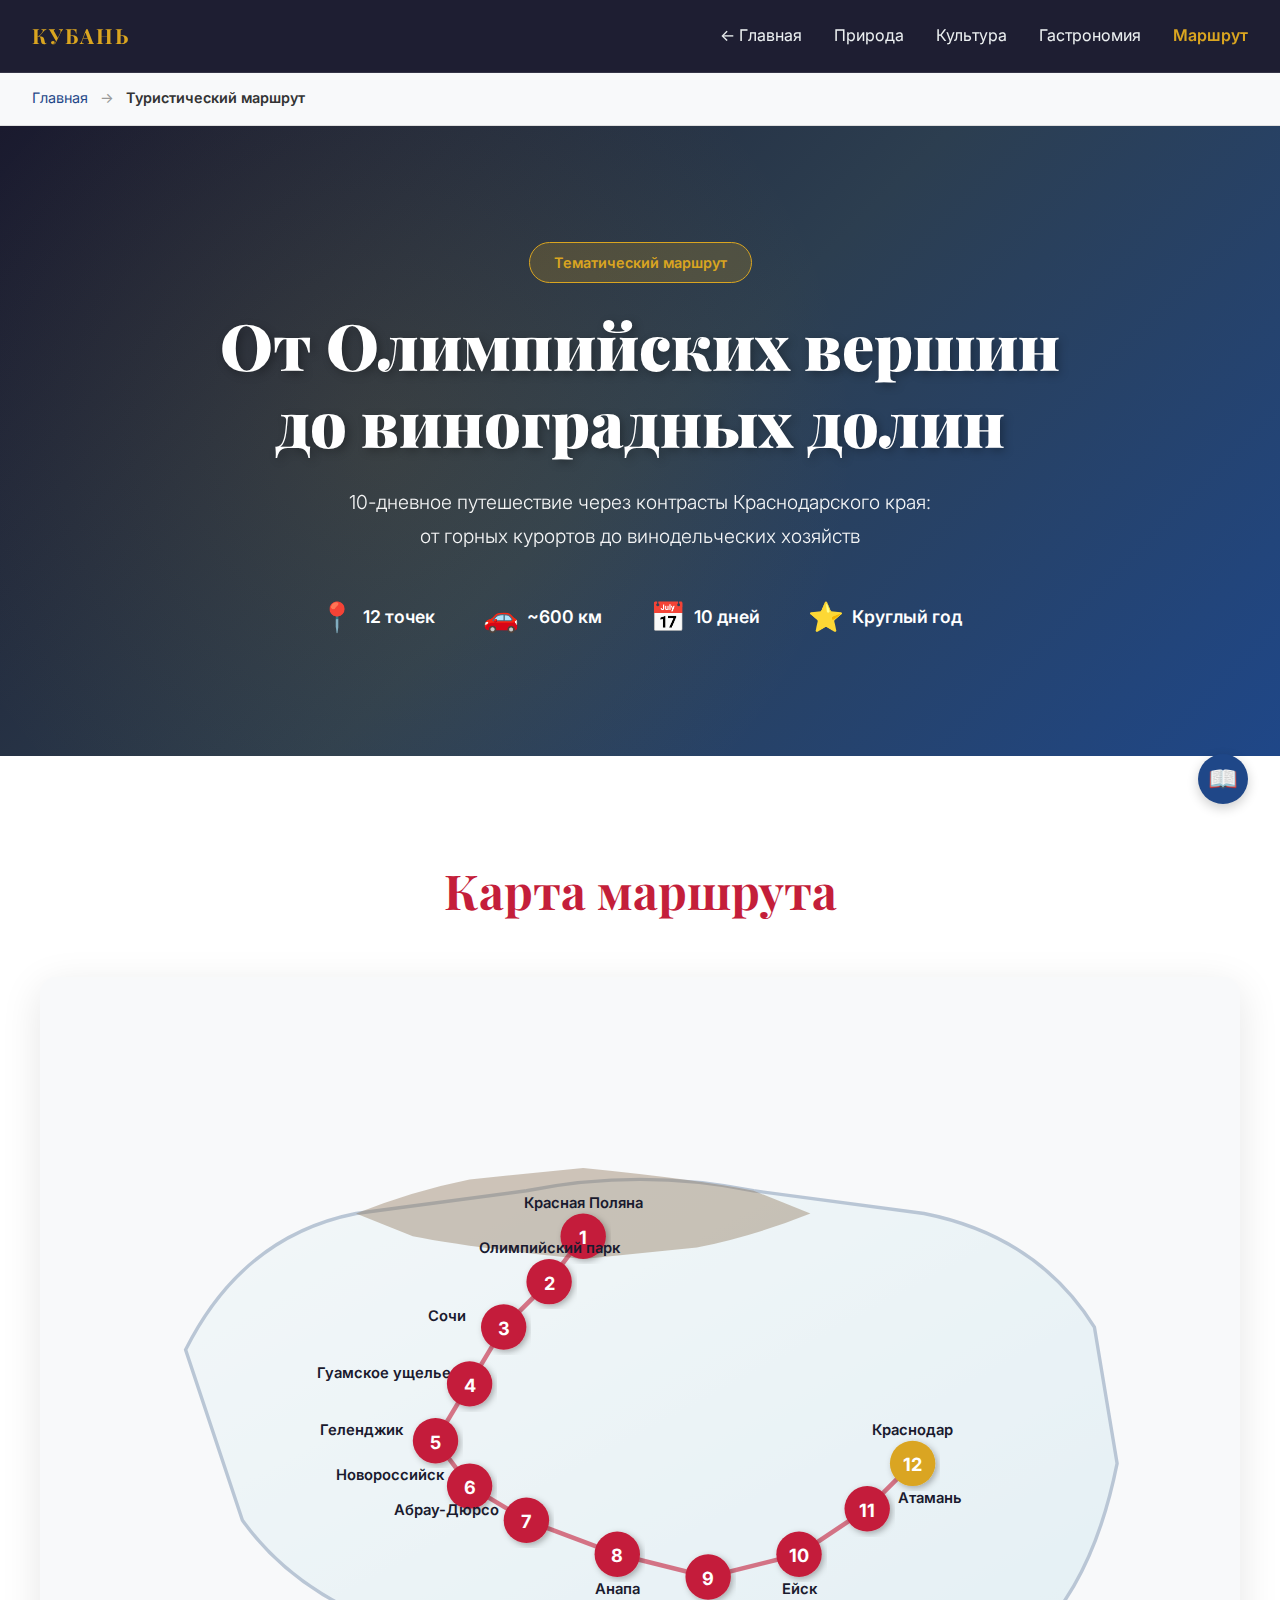
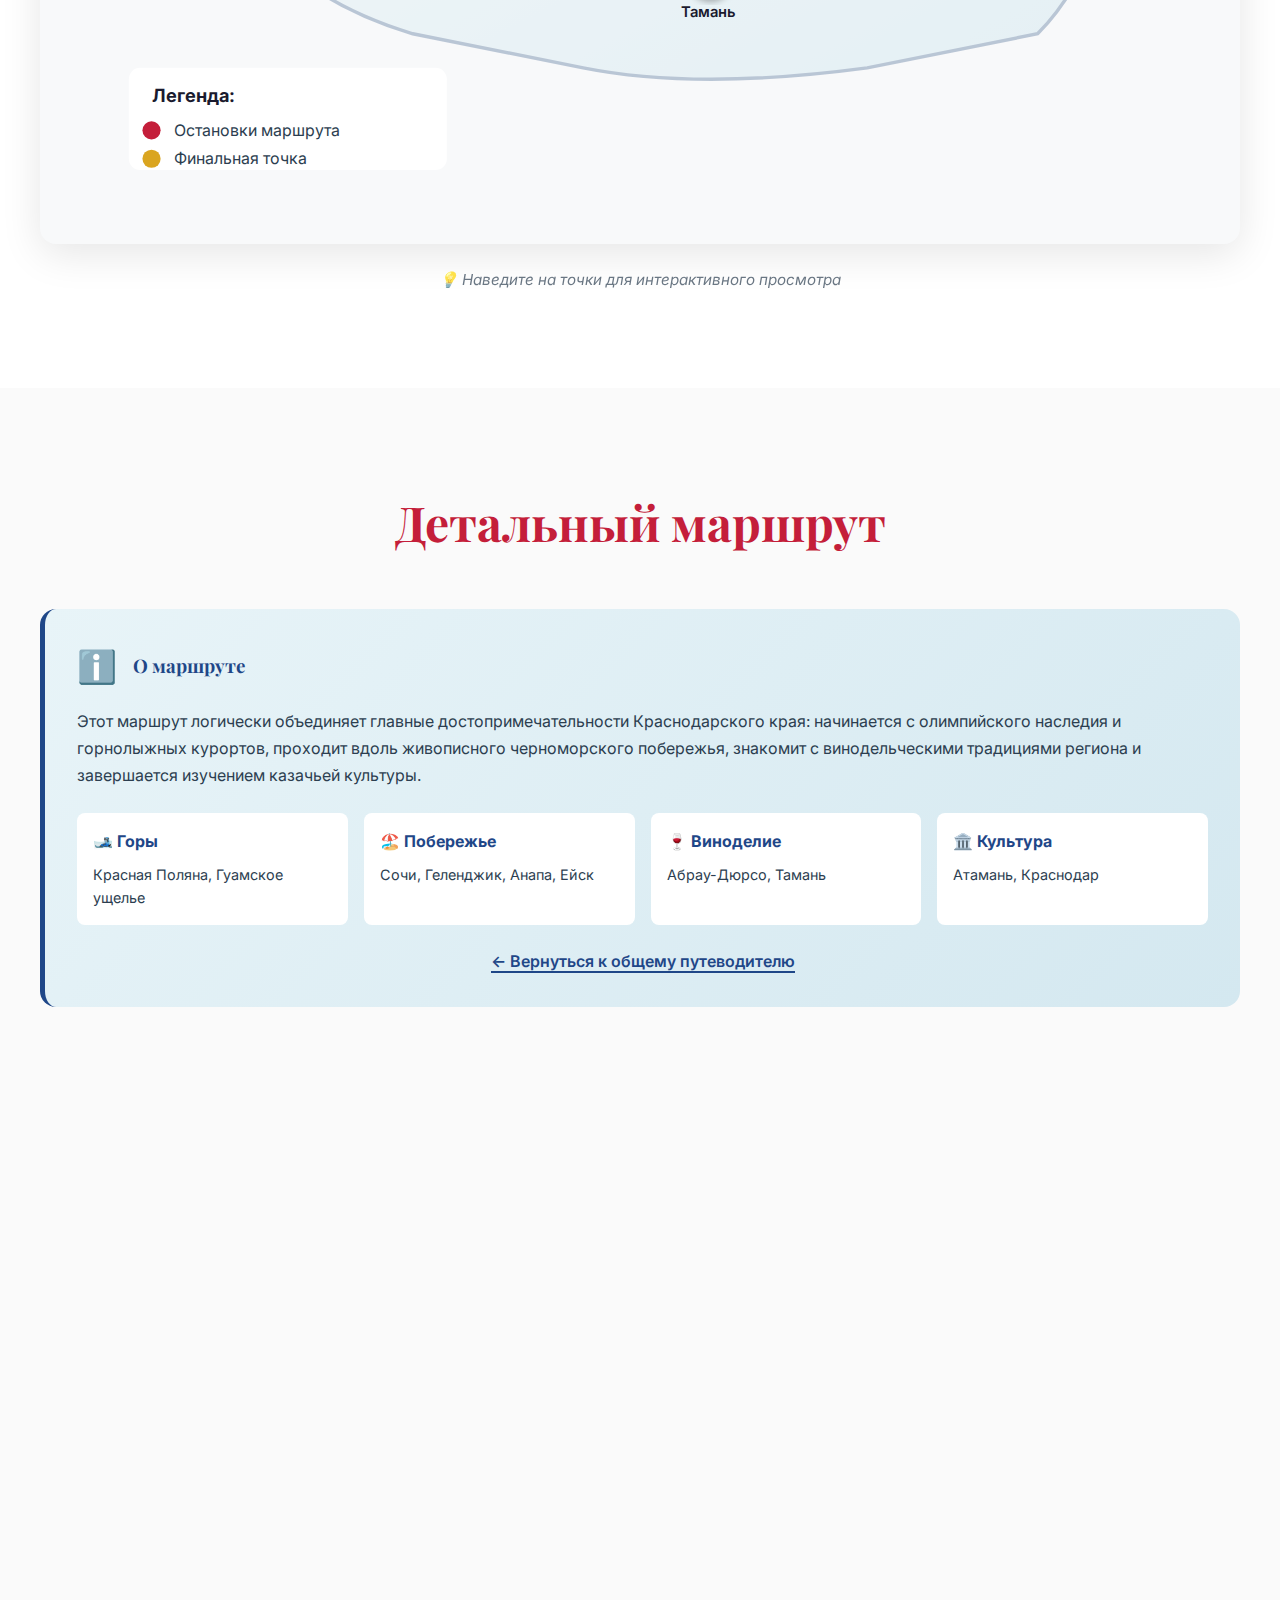
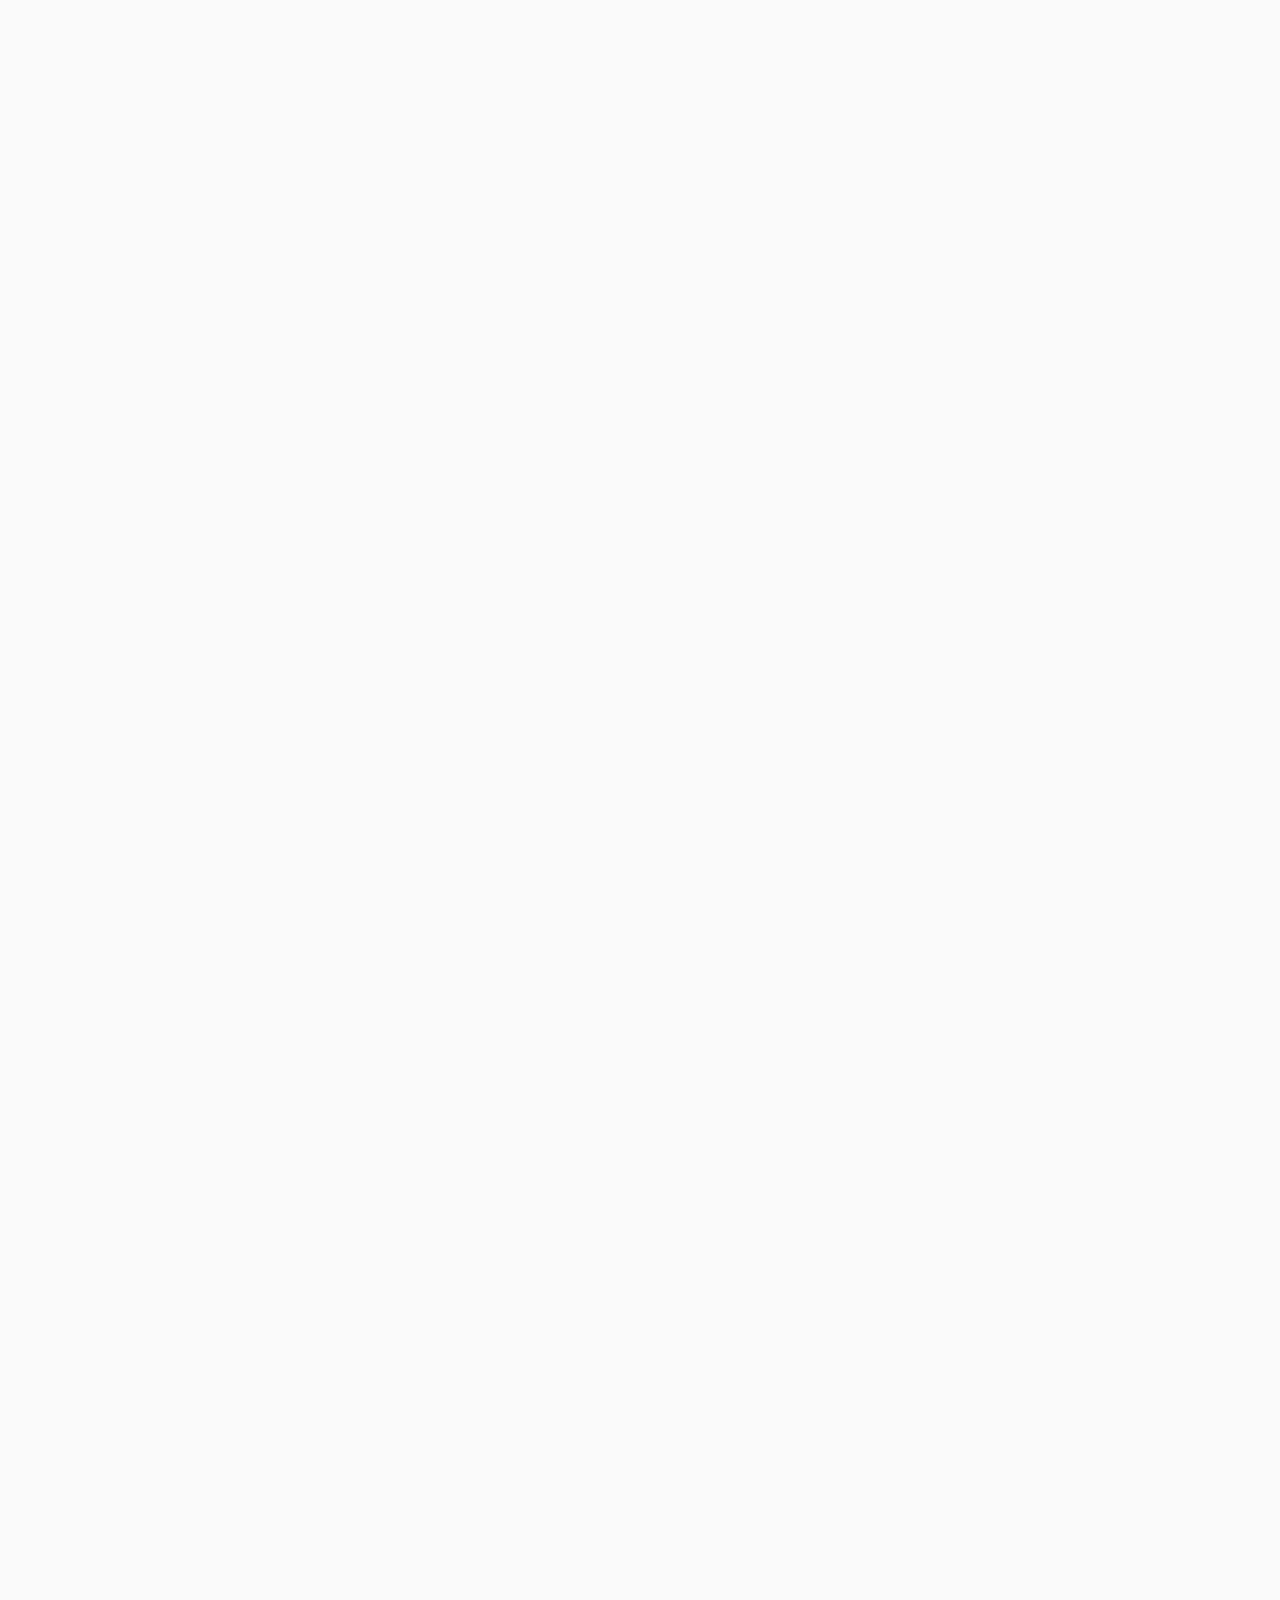
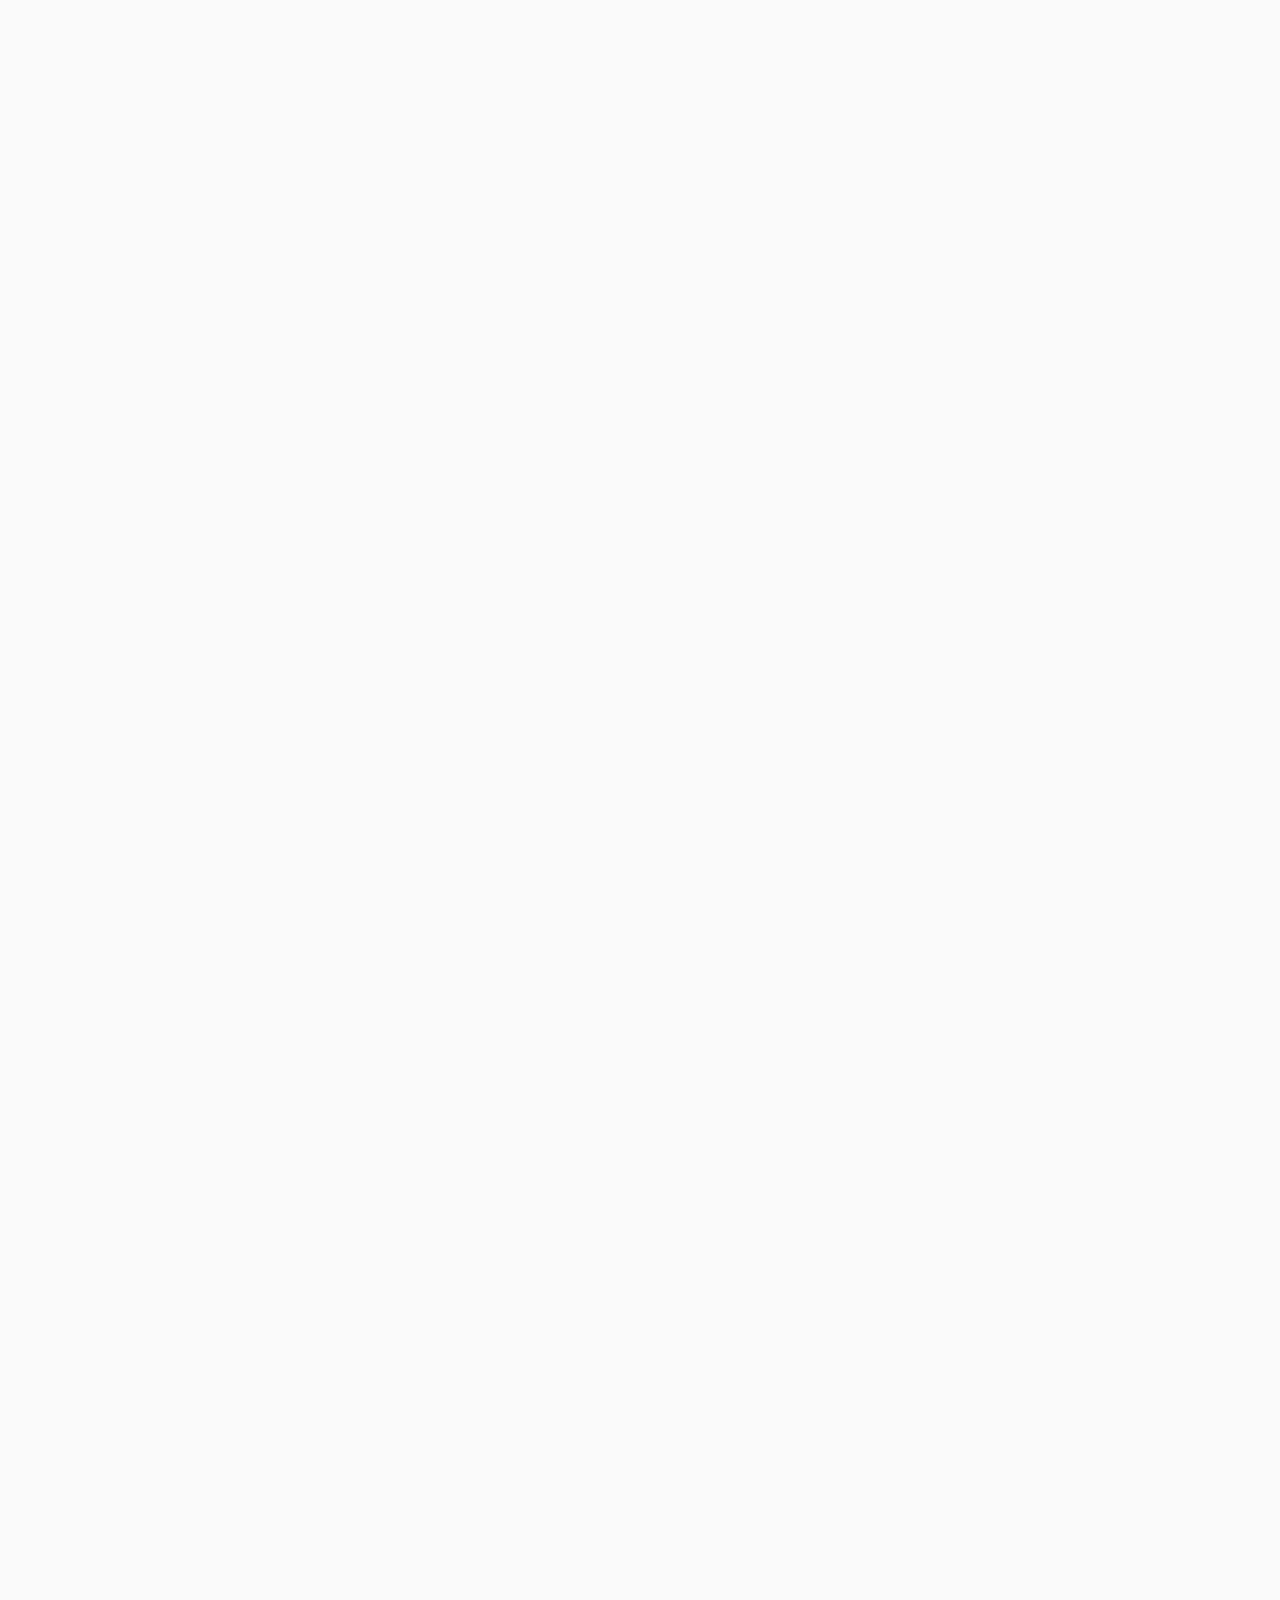
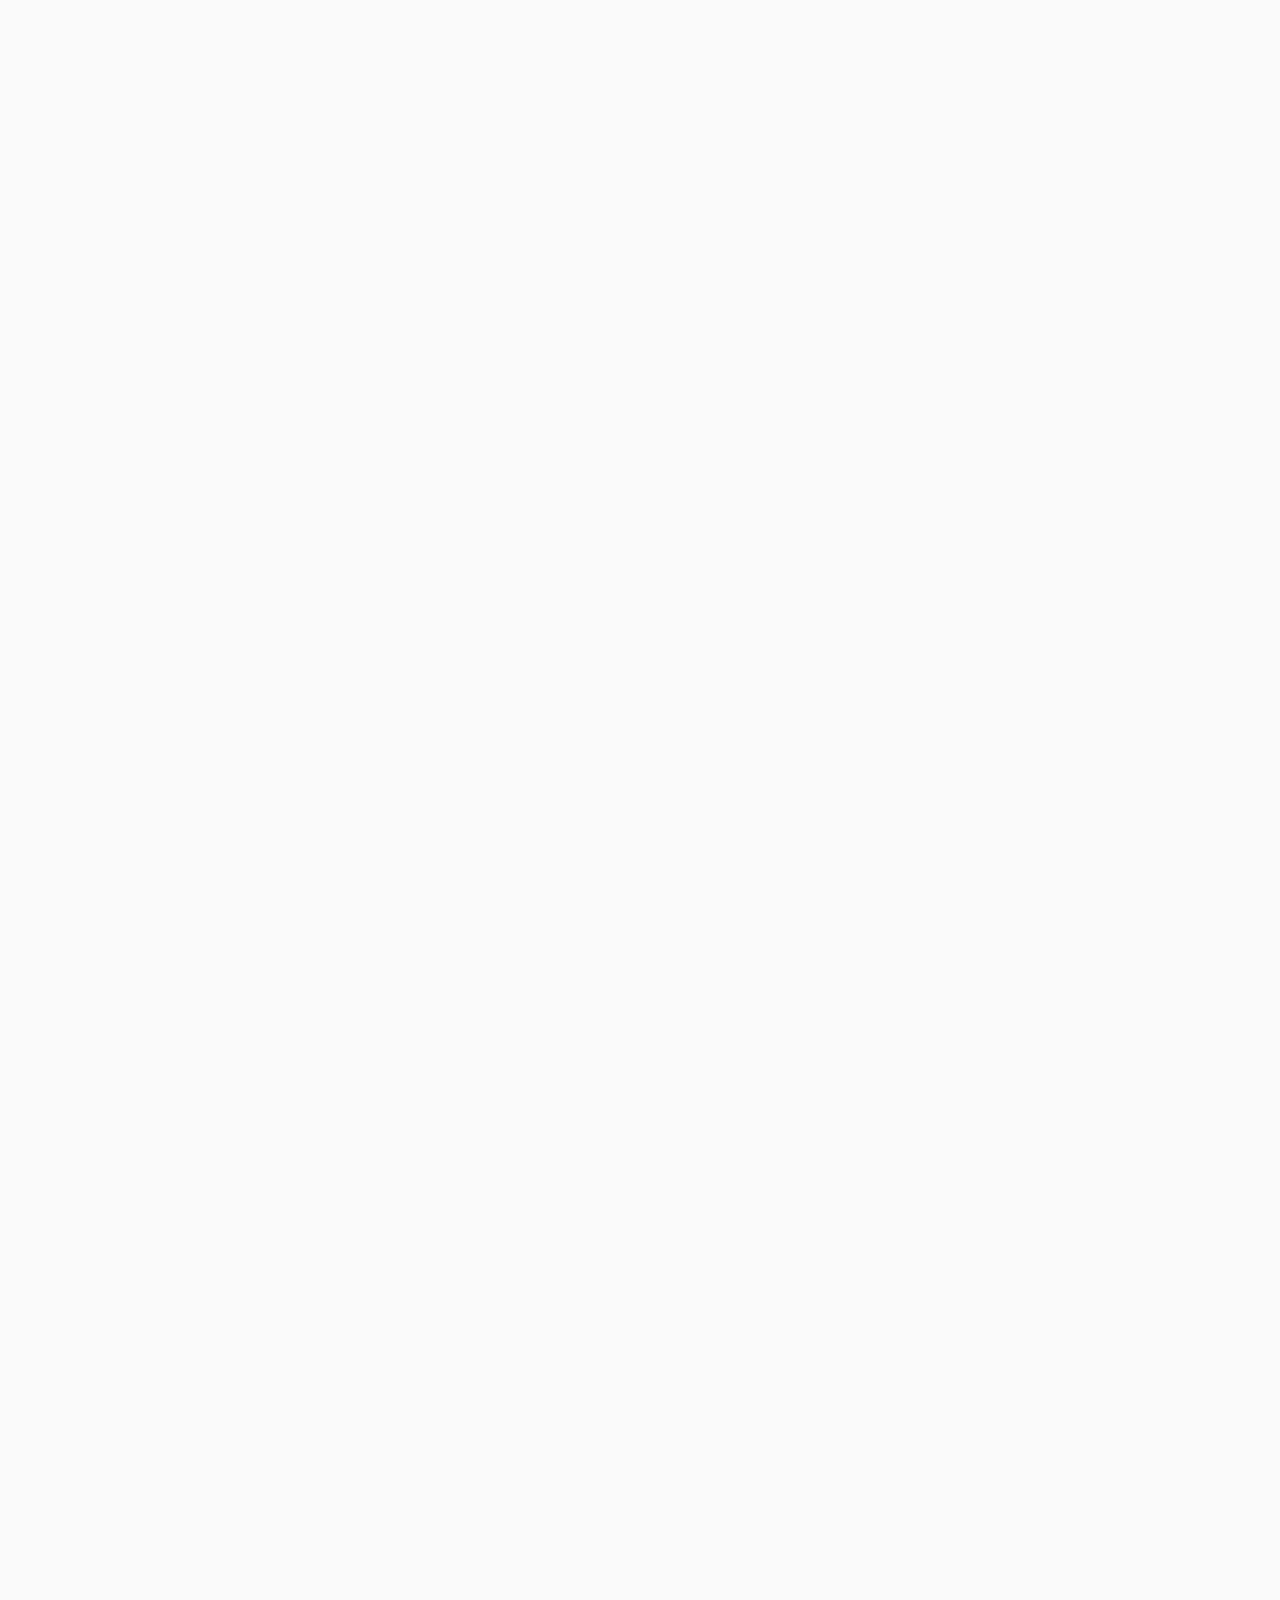
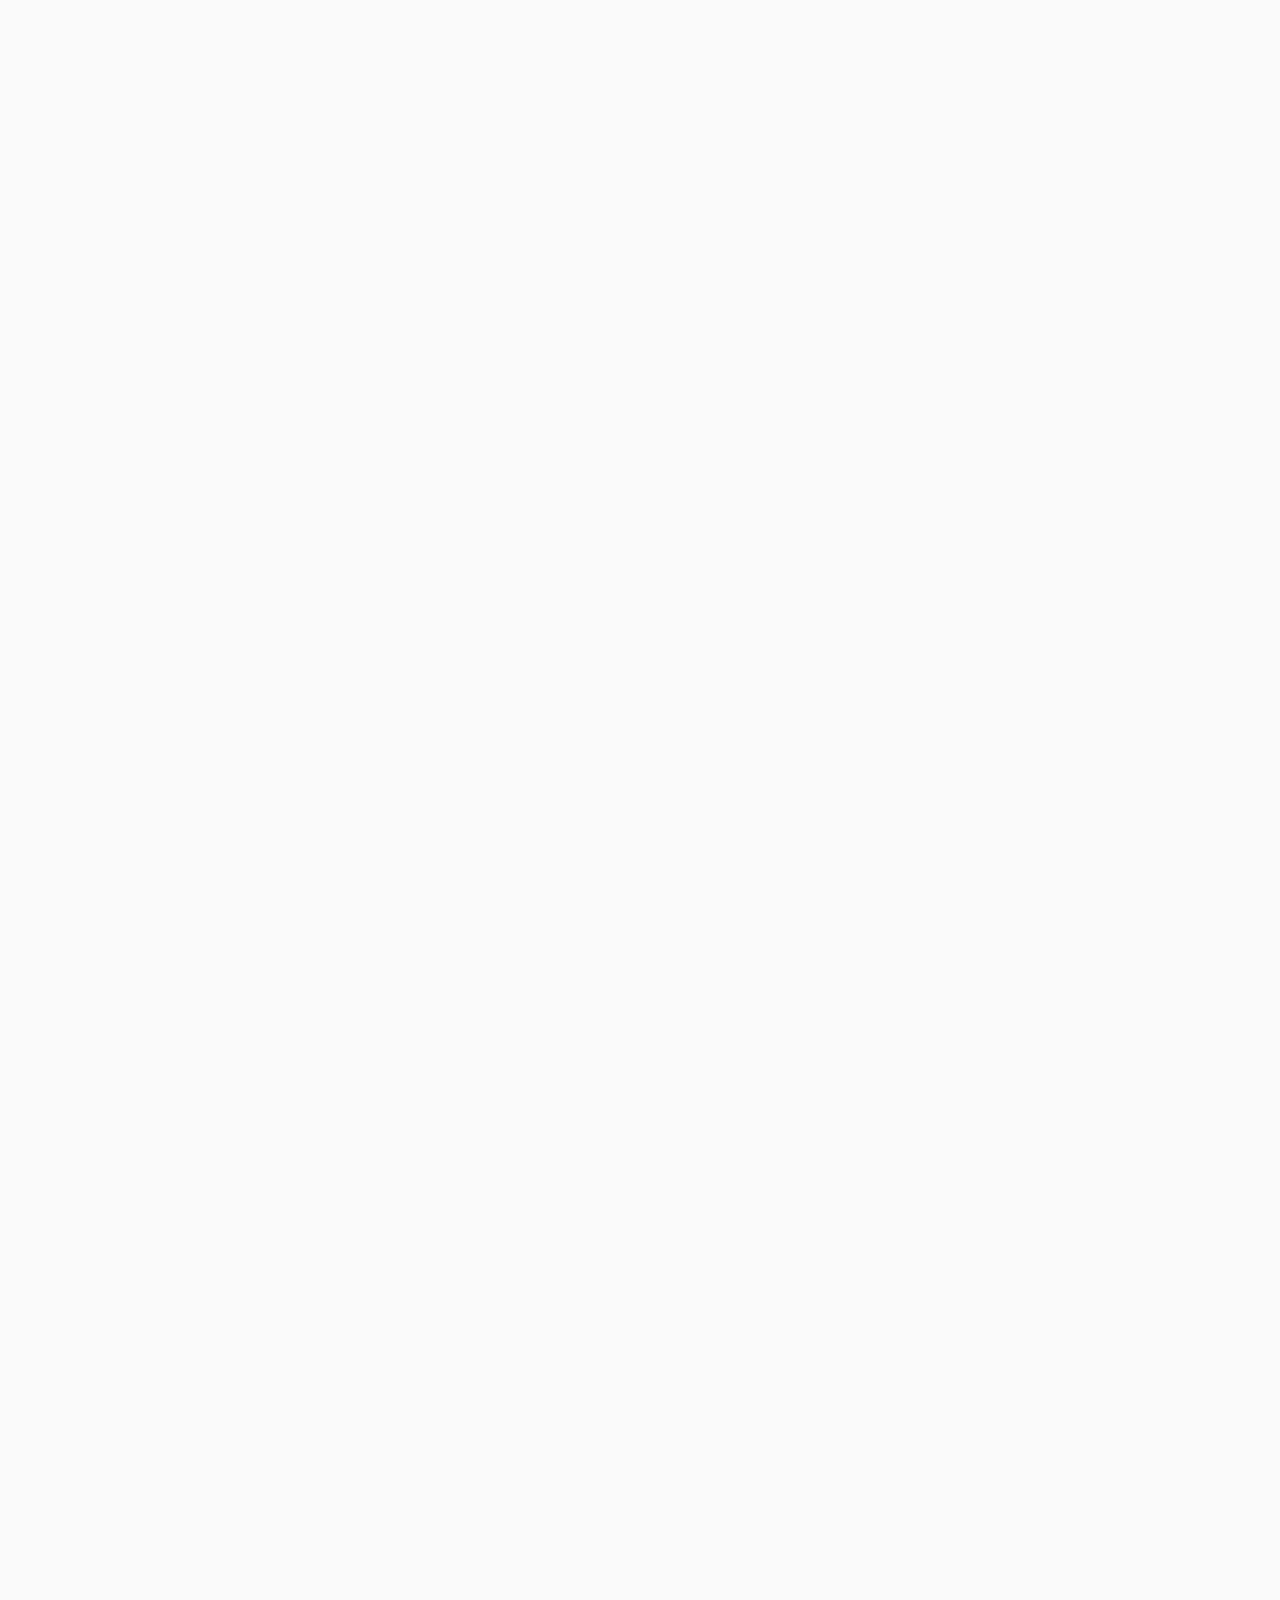
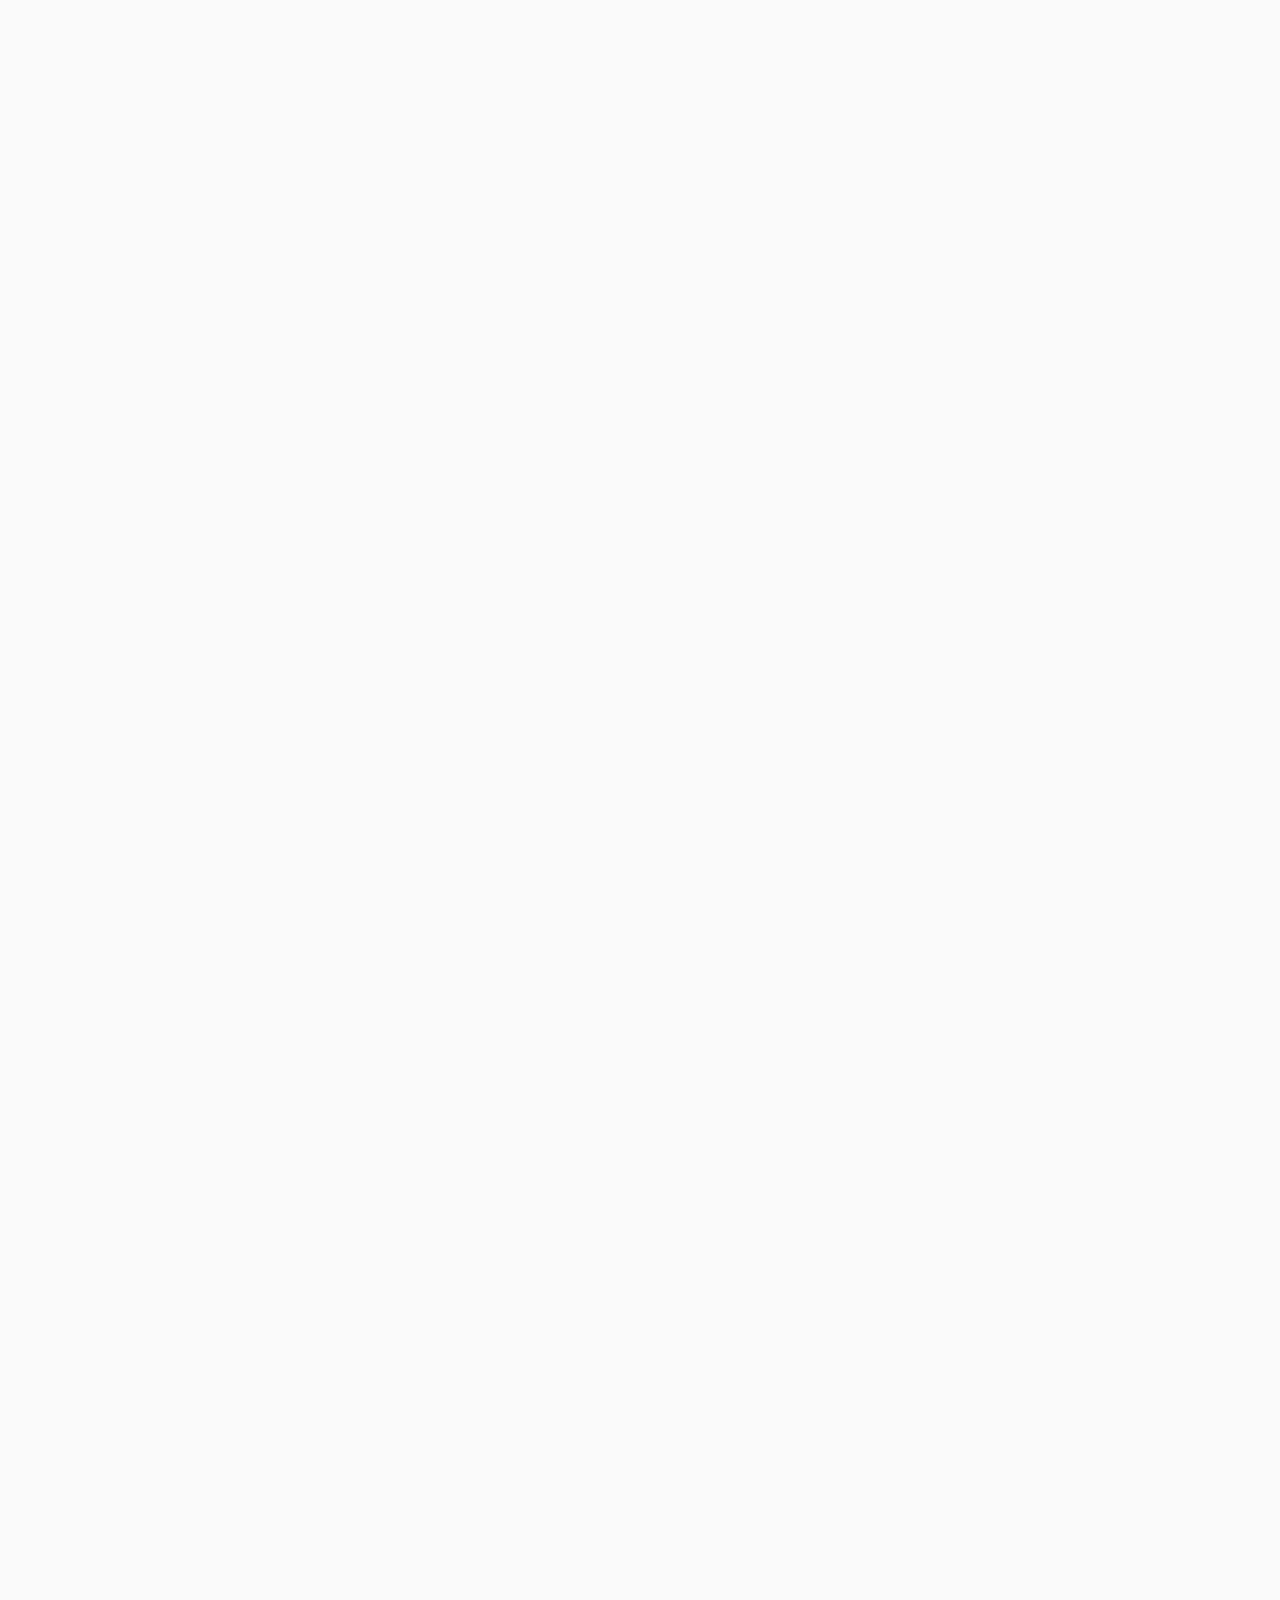
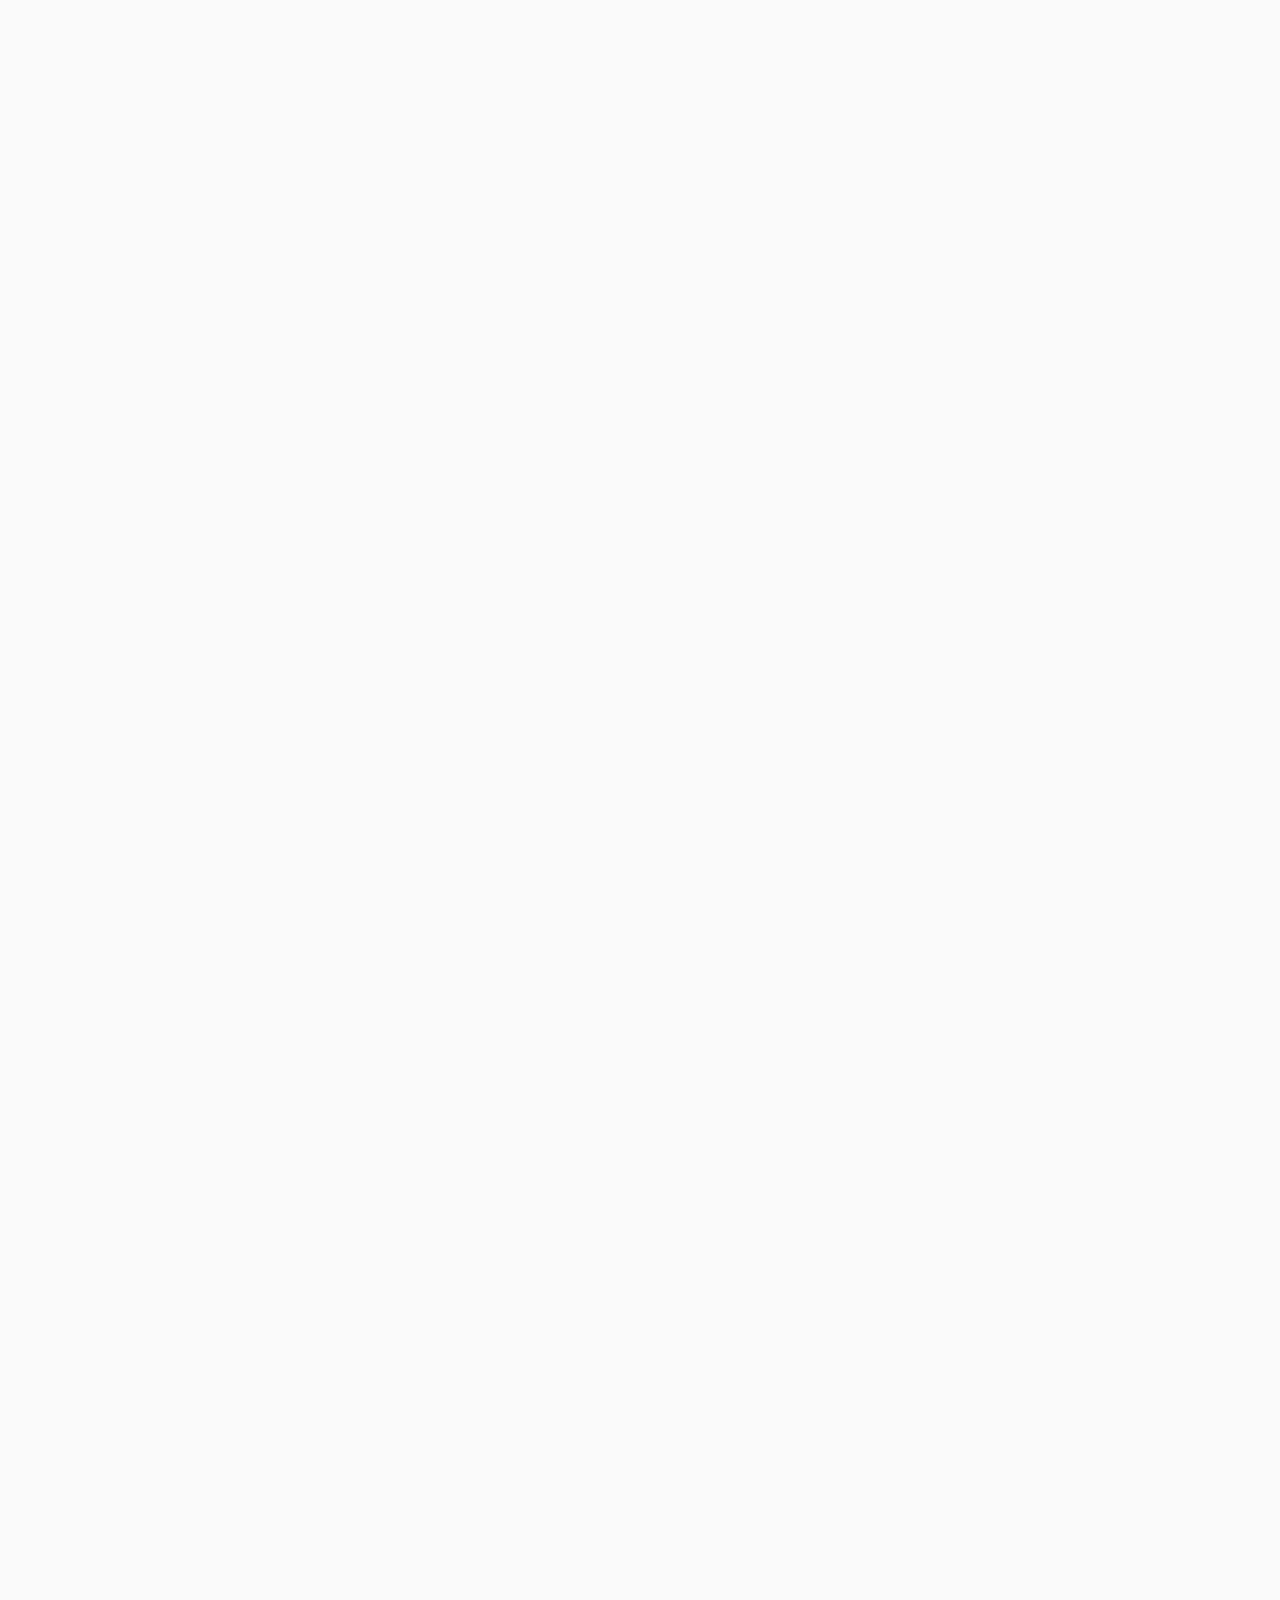
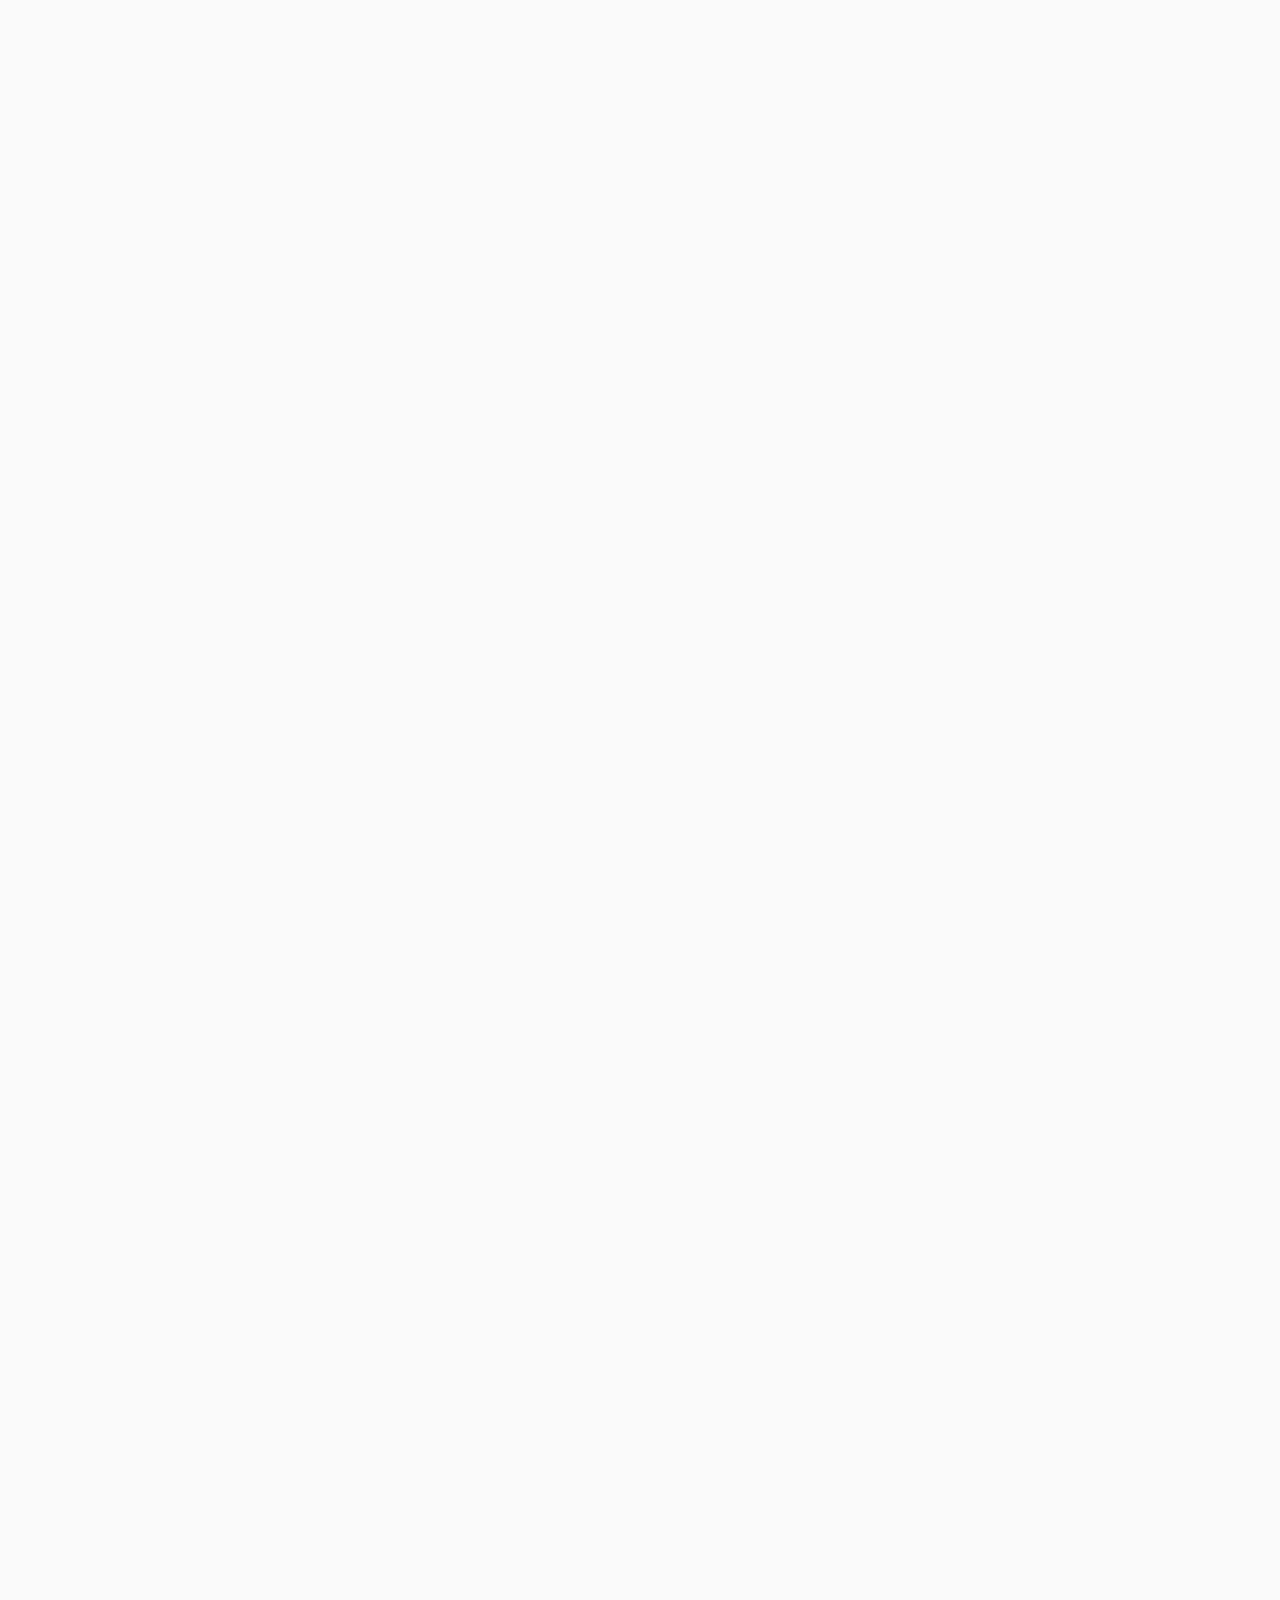
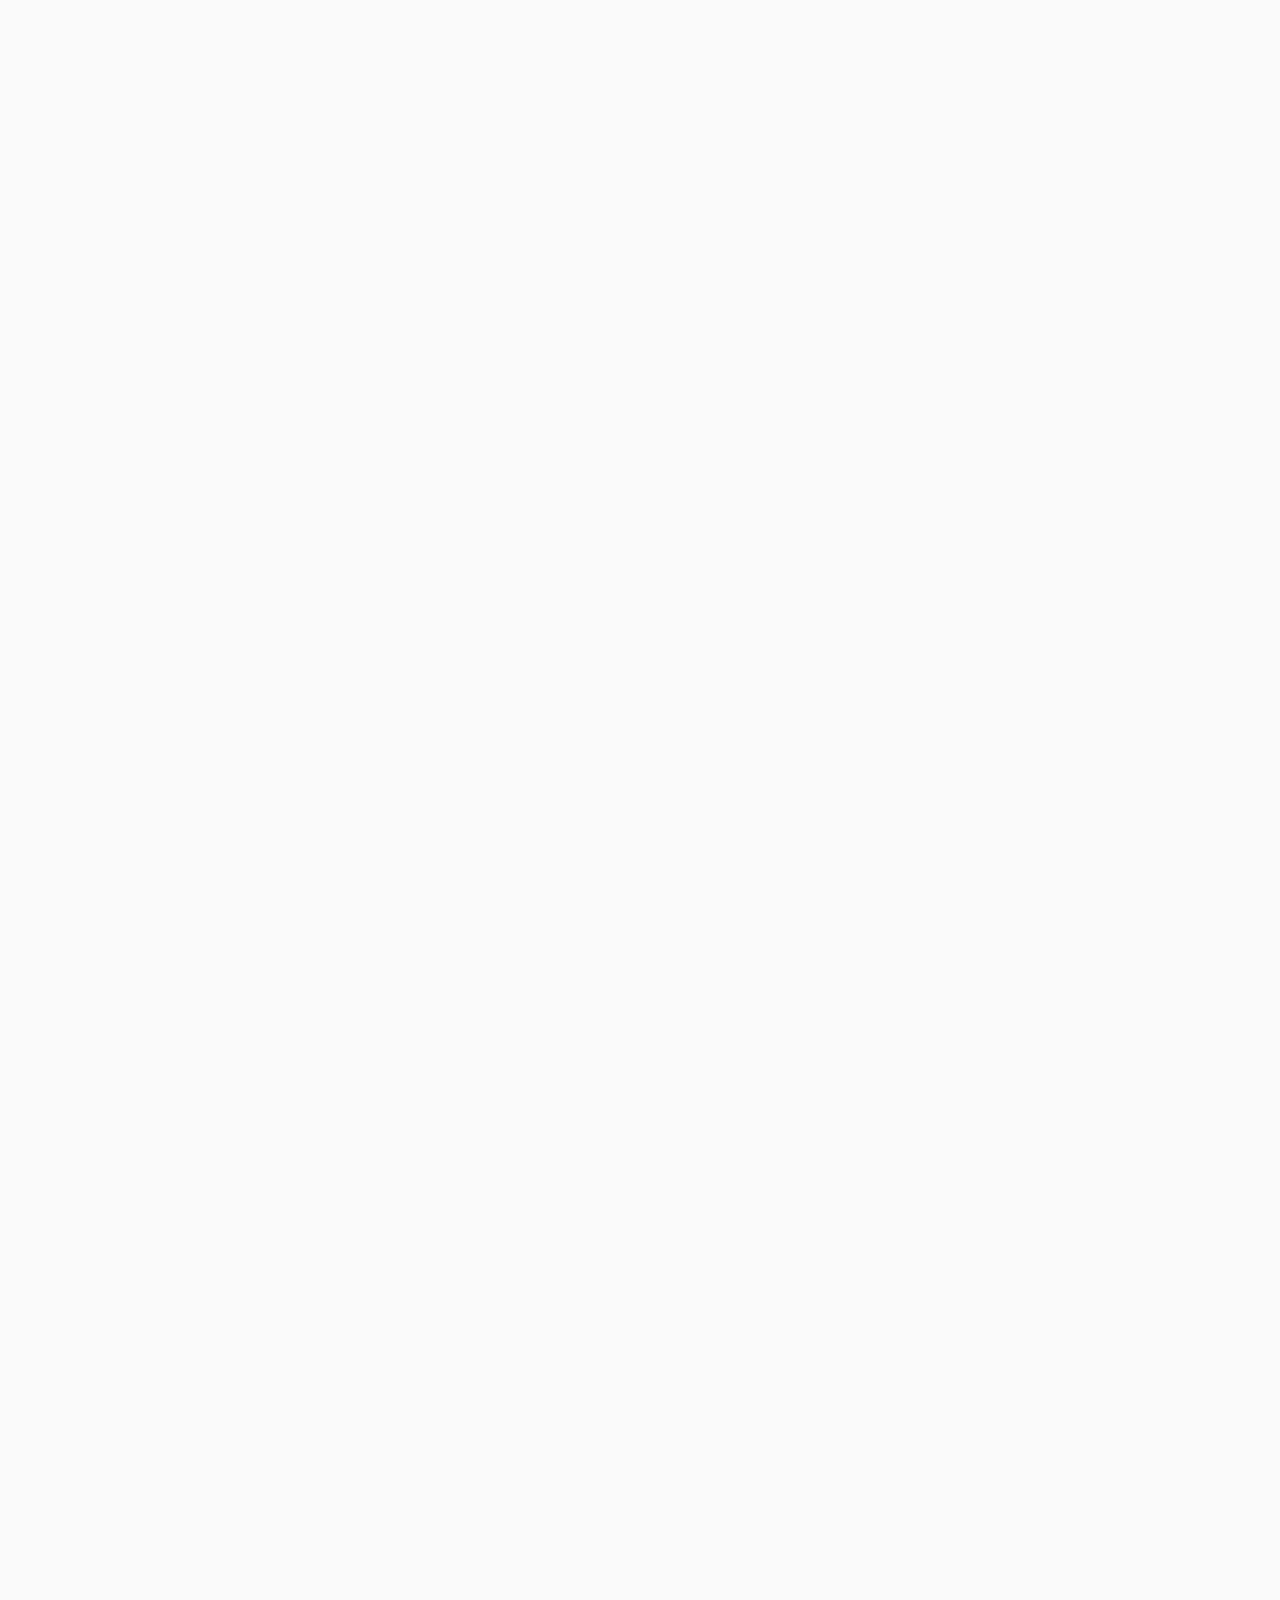
<file: tourist-route.html>
<!DOCTYPE html>
<html lang="ru">
<head>
    <meta charset="UTF-8">
    <meta name="viewport" content="width=device-width, initial-scale=1.0">
    <title>Туристический маршрут: От Олимпийских вершин до виноградных долин</title>
    <link rel="stylesheet" href="route-styles.css">
    <link rel="preconnect" href="https://fonts.googleapis.com">
    <link rel="preconnect" href="https://fonts.gstatic.com" crossorigin>
    <link href="https://fonts.googleapis.com/css2?family=Playfair+Display:wght@400;700;900&family=Inter:wght@300;400;600;700&display=swap" rel="stylesheet">
</head>
<body>
    <!-- Навигация -->
    <nav class="navbar">
        <div class="nav-container">
            <div class="logo">КУБАНЬ</div>
            <ul class="nav-menu">
                <li><a href="krasnodar-guide.html" class="nav-link">← Главная</a></li>
                <li><a href="krasnodar-guide.html#nature" class="nav-link">Природа</a></li>
                <li><a href="krasnodar-guide.html#culture" class="nav-link">Культура</a></li>
                <li><a href="krasnodar-guide.html#gastro" class="nav-link">Гастрономия</a></li>
                <li><a href="#map-section" class="nav-link nav-link-active">Маршрут</a></li>
            </ul>
        </div>
    </nav>

    <!-- Хлебные крошки -->
    <div style="background: #f8f9fa; padding: 1rem 2rem; margin-top: 70px; border-bottom: 1px solid #e0e0e0;">
        <div style="max-width: 1400px; margin: 0 auto; font-size: 0.9rem; color: #666;">
            <a href="krasnodar-guide.html" style="color: #1F4788; text-decoration: none; transition: color 0.3s;">Главная</a>
            <span style="margin: 0 0.5rem; color: #999;">→</span>
            <span style="color: #333; font-weight: 600;">Туристический маршрут</span>
        </div>
    </div>

    <!-- Заголовок маршрута -->
    <header class="route-header" style="margin-top: 0;">
        <div class="header-overlay"></div>
        <div class="header-content">
            <span class="route-tag">Тематический маршрут</span>
            <h1 class="route-title">От Олимпийских вершин<br>до виноградных долин</h1>
            <p class="route-subtitle">10-дневное путешествие через контрасты Краснодарского края:<br>от горных курортов до винодельческих хозяйств</p>
            <div class="route-stats">
                <div class="stat-item">
                    <span class="stat-icon">📍</span>
                    <span class="stat-text">12 точек</span>
                </div>
                <div class="stat-item">
                    <span class="stat-icon">🚗</span>
                    <span class="stat-text">~600 км</span>
                </div>
                <div class="stat-item">
                    <span class="stat-icon">📅</span>
                    <span class="stat-text">10 дней</span>
                </div>
                <div class="stat-item">
                    <span class="stat-icon">⭐</span>
                    <span class="stat-text">Круглый год</span>
                </div>
            </div>
        </div>
    </header>

    <!-- Карта маршрута -->
    <section id="map-section" class="map-section">
        <div class="container">
            <h2 class="section-title">Карта маршрута</h2>
            <div class="map-container">
                <svg viewBox="0 0 1000 700" class="route-map">
                    <!-- Фон карты -->
                    <defs>
                        <linearGradient id="mapGradient" x1="0%" y1="0%" x2="100%" y2="100%">
                            <stop offset="0%" style="stop-color:#e8f4f8;stop-opacity:1" />
                            <stop offset="100%" style="stop-color:#b8dce8;stop-opacity:1" />
                        </linearGradient>
                        
                        <!-- Тени для точек -->
                        <filter id="shadow">
                            <feDropShadow dx="2" dy="2" stdDeviation="3" flood-opacity="0.3"/>
                        </filter>
                    </defs>
                    
                    <!-- Контур региона (упрощённый) -->
                    <path d="M 100 300 Q 150 200 250 180 L 400 160 Q 500 140 600 160 L 750 180 Q 850 200 900 280 L 920 400 Q 900 500 850 550 L 700 580 Q 550 600 450 580 L 300 550 Q 200 520 150 450 Z" 
                          fill="url(#mapGradient)" 
                          stroke="#2c5282" 
                          stroke-width="3" 
                          opacity="0.3"/>
                    
                    <!-- Горная зона (север) -->
                    <path d="M 250 180 Q 300 160 350 150 L 450 140 Q 550 150 600 160 L 650 180 Q 600 200 550 210 L 450 220 Q 350 210 300 200 Z" 
                          fill="#8B7355" 
                          opacity="0.4"/>
                    
                    <!-- Линии маршрута -->
                    <path class="route-line" 
                          d="M 450 200 L 420 240 L 380 280 L 350 330 L 320 380 L 350 420 L 400 450 L 480 480 L 560 500 L 640 480 L 700 440 L 740 400"
                          stroke="#C41E3A" 
                          stroke-width="4" 
                          stroke-dasharray="10,5"
                          fill="none"
                          opacity="0.6"/>
                    
                    <!-- Точки маршрута -->
                    <!-- 1. Красная Поляна -->
                    <g class="map-point" data-stop="1">
                        <text x="450" y="175" text-anchor="middle" fill="#1a1a2e" font-weight="600" font-size="13">Красная Поляна</text>
                        <circle cx="450" cy="200" r="20" fill="#C41E3A" filter="url(#shadow)"/>
                        <text x="450" y="207" text-anchor="middle" fill="white" font-weight="bold" font-size="16">1</text>
                    </g>
                    
                    <!-- 2. Олимпийский парк -->
                    <g class="map-point" data-stop="2">
                        <text x="420" y="215" text-anchor="middle" fill="#1a1a2e" font-weight="600" font-size="13">Олимпийский парк</text>
                        <circle cx="420" cy="240" r="20" fill="#C41E3A" filter="url(#shadow)"/>
                        <text x="420" y="247" text-anchor="middle" fill="white" font-weight="bold" font-size="16">2</text>
                    </g>
                    
                    <!-- 3. Сочи -->
                    <g class="map-point" data-stop="3">
                        <text x="330" y="275" text-anchor="middle" fill="#1a1a2e" font-weight="600" font-size="13">Сочи</text>
                        <circle cx="380" cy="280" r="20" fill="#C41E3A" filter="url(#shadow)"/>
                        <text x="380" y="287" text-anchor="middle" fill="white" font-weight="bold" font-size="16">3</text>
                    </g>
                    
                    <!-- 4. Гуамское ущелье -->
                    <g class="map-point" data-stop="4">
                        <text x="275" y="325" text-anchor="middle" fill="#1a1a2e" font-weight="600" font-size="13">Гуамское ущелье</text>
                        <circle cx="350" cy="330" r="20" fill="#C41E3A" filter="url(#shadow)"/>
                        <text x="350" y="337" text-anchor="middle" fill="white" font-weight="bold" font-size="16">4</text>
                    </g>
                    
                    <!-- 5. Геленджик -->
                    <g class="map-point" data-stop="5">
                        <text x="255" y="375" text-anchor="middle" fill="#1a1a2e" font-weight="600" font-size="13">Геленджик</text>
                        <circle cx="320" cy="380" r="20" fill="#C41E3A" filter="url(#shadow)"/>
                        <text x="320" y="387" text-anchor="middle" fill="white" font-weight="bold" font-size="16">5</text>
                    </g>
                    
                    <!-- 6. Новороссийск -->
                    <g class="map-point" data-stop="6">
                        <text x="280" y="415" text-anchor="middle" fill="#1a1a2e" font-weight="600" font-size="13">Новороссийск</text>
                        <circle cx="350" cy="420" r="20" fill="#C41E3A" filter="url(#shadow)"/>
                        <text x="350" y="427" text-anchor="middle" fill="white" font-weight="bold" font-size="16">6</text>
                    </g>
                    
                    <!-- 7. Абрау-Дюрсо -->
                    <g class="map-point" data-stop="7">
                        <text x="330" y="445" text-anchor="middle" fill="#1a1a2e" font-weight="600" font-size="13">Абрау-Дюрсо</text>
                        <circle cx="400" cy="450" r="20" fill="#C41E3A" filter="url(#shadow)"/>
                        <text x="400" y="457" text-anchor="middle" fill="white" font-weight="bold" font-size="16">7</text>
                    </g>
                    
                    <!-- 8. Анапа -->
                    <g class="map-point" data-stop="8">
                        <circle cx="480" cy="480" r="20" fill="#C41E3A" filter="url(#shadow)"/>
                        <text x="480" y="487" text-anchor="middle" fill="white" font-weight="bold" font-size="16">8</text>
                        <text x="480" y="515" text-anchor="middle" fill="#1a1a2e" font-weight="600" font-size="13">Анапа</text>
                    </g>
                    
                    <!-- 9. Тамань -->
                    <g class="map-point" data-stop="9">
                        <circle cx="560" cy="500" r="20" fill="#C41E3A" filter="url(#shadow)"/>
                        <text x="560" y="507" text-anchor="middle" fill="white" font-weight="bold" font-size="16">9</text>
                        <text x="560" y="535" text-anchor="middle" fill="#1a1a2e" font-weight="600" font-size="13">Тамань</text>
                    </g>
                    
                    <!-- 10. Ейск -->
                    <g class="map-point" data-stop="10">
                        <circle cx="640" cy="480" r="20" fill="#C41E3A" filter="url(#shadow)"/>
                        <text x="640" y="487" text-anchor="middle" fill="white" font-weight="bold" font-size="16">10</text>
                        <text x="640" y="515" text-anchor="middle" fill="#1a1a2e" font-weight="600" font-size="13">Ейск</text>
                    </g>
                    
                    <!-- 11. Атамань -->
                    <g class="map-point" data-stop="11">
                        <circle cx="700" cy="440" r="20" fill="#C41E3A" filter="url(#shadow)"/>
                        <text x="700" y="447" text-anchor="middle" fill="white" font-weight="bold" font-size="16">11</text>
                        <text x="755" y="435" text-anchor="middle" fill="#1a1a2e" font-weight="600" font-size="13">Атамань</text>
                    </g>
                    
                    <!-- 12. Краснодар -->
                    <g class="map-point" data-stop="12">
                        <text x="740" y="375" text-anchor="middle" fill="#1a1a2e" font-weight="600" font-size="13">Краснодар</text>
                        <circle cx="740" cy="400" r="20" fill="#DAA520" filter="url(#shadow)"/>
                        <text x="740" y="407" text-anchor="middle" fill="white" font-weight="bold" font-size="16">12</text>
                    </g>
                    
                    <!-- Легенда -->
                    <g class="map-legend">
                        <rect x="50" y="580" width="280" height="90" fill="white" opacity="0.95" rx="10"/>
                        <text x="70" y="610" font-weight="700" font-size="16" fill="#1a1a2e">Легенда:</text>
                        <circle cx="70" cy="635" r="8" fill="#C41E3A"/>
                        <text x="90" y="640" font-size="14" fill="#2c3e50">Остановки маршрута</text>
                        <circle cx="70" cy="660" r="8" fill="#DAA520"/>
                        <text x="90" y="665" font-size="14" fill="#2c3e50">Финальная точка</text>
                    </g>
                </svg>
            </div>
            <p class="map-note">💡 Наведите на точки для интерактивного просмотра</p>
        </div>
    </section>

    <!-- Список остановок -->
    <section class="stops-section">
        <div class="container">
            <h2 class="section-title">Детальный маршрут</h2>
            
            <!-- Информационная карточка -->
            <div style="background: linear-gradient(135deg, #e8f4f8 0%, #d4e8f0 100%); border-radius: 16px; padding: 2rem; margin-bottom: 3rem; border-left: 5px solid #1F4788;">
                <div style="display: flex; align-items: center; gap: 1rem; margin-bottom: 1rem;">
                    <span style="font-size: 2rem;">ℹ️</span>
                    <h3 style="font-family: var(--font-display); color: #1F4788; margin: 0;">О маршруте</h3>
                </div>
                <p style="line-height: 1.7; margin-bottom: 1rem;">
                    Этот маршрут логически объединяет главные достопримечательности Краснодарского края: начинается с олимпийского наследия и горнолыжных курортов, проходит вдоль живописного черноморского побережья, знакомит с винодельческими традициями региона и завершается изучением казачьей культуры.
                </p>
                <div style="display: grid; grid-template-columns: repeat(auto-fit, minmax(200px, 1fr)); gap: 1rem; margin-top: 1.5rem;">
                    <div style="background: white; padding: 1rem; border-radius: 8px;">
                        <strong style="color: #1F4788;">🎿 Горы</strong>
                        <p style="margin: 0.5rem 0 0 0; font-size: 0.9rem;">Красная Поляна, Гуамское ущелье</p>
                    </div>
                    <div style="background: white; padding: 1rem; border-radius: 8px;">
                        <strong style="color: #1F4788;">🏖️ Побережье</strong>
                        <p style="margin: 0.5rem 0 0 0; font-size: 0.9rem;">Сочи, Геленджик, Анапа, Ейск</p>
                    </div>
                    <div style="background: white; padding: 1rem; border-radius: 8px;">
                        <strong style="color: #1F4788;">🍷 Виноделие</strong>
                        <p style="margin: 0.5rem 0 0 0; font-size: 0.9rem;">Абрау-Дюрсо, Тамань</p>
                    </div>
                    <div style="background: white; padding: 1rem; border-radius: 8px;">
                        <strong style="color: #1F4788;">🏛️ Культура</strong>
                        <p style="margin: 0.5rem 0 0 0; font-size: 0.9rem;">Атамань, Краснодар</p>
                    </div>
                </div>
                <p style="margin-top: 1.5rem; text-align: center;">
                    <a href="krasnodar-guide.html" style="color: #1F4788; text-decoration: none; font-weight: 600; border-bottom: 2px solid #1F4788;">
                        ← Вернуться к общему путеводителю
                    </a>
                </p>
            </div>
            
            <!-- Остановка 1 -->
            <div class="stop-card" id="stop-1">
                <div class="stop-number">01</div>
                <div class="stop-content">
                    <div class="stop-header">
                        <h3 class="stop-title">Красная Поляна — Горная жемчужина</h3>
                        <span class="stop-duration">2 дня</span>
                    </div>
                    <div class="stop-image-placeholder">
                        <div class="image-icon">🏔️</div>
                        <p>Горнолыжные курорты и канатные дороги</p>
                    </div>
                    <div class="stop-description">
                        <p><strong>Расположение:</strong> Адлерский район Сочи, высота 500-2320 метров над уровнем моря</p>
                        
                        <p><strong>Историческая справка:</strong> Красная Поляна получила мировую известность после проведения XXII Зимних Олимпийских игр 2014 года. До этого долина была известна с XIX века как место высокогорных поселений. Название происходит от красноватого оттенка папоротника, покрывающего склоны осенью.</p>
                        
                        <p><strong>Основные объекты:</strong></p>
                        <ul>
                            <li><strong>Горнолыжный курорт "Роза Хутор"</strong> — 132 км трасс, высота подъёма до 2320 м. Включает олимпийские трассы по горным лыжам и сноуборду.</li>
                            <li><strong>Курорт "Газпром"</strong> — 32 км трасс, единый ски-пасс с соседними курортами</li>
                            <li><strong>Курорт "Красная Поляна"</strong> — 30 км трасс, зоны для фрирайда</li>
                            <li><strong>Скайпарк AJ Hackett Sochi</strong> — самый длинный подвесной пешеходный мост в России (439 м)</li>
                        </ul>
                        
                        <p><strong>Значимость:</strong> Красная Поляна — единственный в России горнолыжный курорт субтропического климата. Здесь можно кататься на лыжах утром, а после обеда купаться в море (40 км до побережья). Олимпийское наследие превратило долину в круглогодичный курорт мирового уровня с развитой инфраструктурой: отели 5*, рестораны, SPA-центры, летние активности (хайкинг, велосипед, веревочные парки).</p>
                        
                        <p><strong>Что посмотреть:</strong> Канатные дороги с панорамными видами, водопады (Менделиха, Поликаря), пасека с медовыми дегустациями, хаски-центр, музей археологии.</p>
                        
                        <div class="stop-tips">
                            <span class="tip-icon">💡</span>
                            <strong>Совет:</strong> Купите единый ски-пасс на все три курорта. Летом обязательно поднимитесь на высоту 2200+ метров — виды захватывают дух!
                        </div>
                    </div>
                </div>
            </div>

            <!-- Остановка 2 -->
            <div class="stop-card" id="stop-2">
                <div class="stop-number">02</div>
                <div class="stop-content">
                    <div class="stop-header">
                        <h3 class="stop-title">Олимпийский парк — Наследие Игр-2014</h3>
                        <span class="stop-duration">1 день</span>
                    </div>
                    <div class="stop-image-placeholder">
                        <div class="image-icon">🏟️</div>
                        <p>Олимпийские объекты и «Поющие фонтаны»</p>
                    </div>
                    <div class="stop-description">
                        <p><strong>Расположение:</strong> Имеретинская низменность, Адлерский район Сочи</p>
                        
                        <p><strong>Историческая справка:</strong> Построен к Зимним Олимпийским играм 2014 года на месте бывших заболоченных земель. Площадь парка — 200 га. Строительство велось с 2009 по 2013 год и стало крупнейшим олимпийским проектом в истории России. 7 февраля 2014 года здесь состоялась церемония открытия Олимпиады, которую посетили 40 000 зрителей.</p>
                        
                        <p><strong>Основные объекты:</strong></p>
                        <ul>
                            <li><strong>Стадион "Фишт"</strong> (вместимость 47 659 чел.) — место церемоний открытия и закрытия Олимпиады-2014, матчей ЧМ по футболу-2018</li>
                            <li><strong>Ледовый дворец "Большой"</strong> — арена для хоккейных матчей, сейчас используется для концертов и спортивных событий</li>
                            <li><strong>"Ледяной куб" (Айсберг)</strong> — дворец зимнего спорта для фигурного катания и шорт-трека</li>
                            <li><strong>Конькобежный центр "Адлер-Арена"</strong> — самая быстрая ледовая арена Олимпиады</li>
                            <li><strong>Олимпийская деревня</strong> — жилой комплекс для спортсменов, сейчас функционирует как гостиницы</li>
                            <li><strong>"Сочи Автодром"</strong> — трасса Формулы-1 (первая в России), длина 5,848 км</li>
                        </ul>
                        
                        <p><strong>Значимость для России:</strong> Олимпийский парк — символ современных достижений российского спорта и инженерии. Это первые в истории страны Зимние Олимпийские игры. Инфраструктура парка демонстрирует способность России проводить мега-события мирового уровня. После Игр объекты продолжают активно использоваться: здесь проходят концерты мировых звёзд, спортивные турниры, Гран-при России Формулы-1 (2014-2020).</p>
                        
                        <p><strong>Достопримечательности:</strong></p>
                        <ul>
                            <li><strong>"Поющие фонтаны"</strong> — шоу светомузыкальных фонтанов (бесплатно, ежедневно вечером)</li>
                            <li><strong>Олимпийский факел</strong> — 50-метровая чаша высотой с 16-этажный дом</li>
                            <li><strong>Сочи Парк</strong> — первый российский тематический парк развлечений в олимпийском стиле</li>
                            <li><strong>Музей истории Олимпийских игр</strong></li>
                        </ul>
                        
                        <div class="stop-tips">
                            <span class="tip-icon">💡</span>
                            <strong>Совет:</strong> Приезжайте к вечеру, чтобы увидеть шоу "Поющих фонтанов" (начало в 20:00-21:00 в зависимости от сезона). Можно взять экскурсию на электромобиле по всему парку.
                        </div>
                    </div>
                </div>
            </div>

            <!-- Остановка 3 -->
            <div class="stop-card" id="stop-3">
                <div class="stop-number">03</div>
                <div class="stop-content">
                    <div class="stop-header">
                        <h3 class="stop-title">Сочи — Курортная столица России</h3>
                        <span class="stop-duration">2 дня</span>
                    </div>
                    <div class="stop-image-placeholder">
                        <div class="image-icon">🌴</div>
                        <p>Субтропический рай на Черноморском побережье</p>
                    </div>
                    <div class="stop-description">
                        <p><strong>Расположение:</strong> Черноморское побережье, 145 км вдоль моря от границы с Абхазией до Туапсинского района</p>
                        
                        <p><strong>Историческая справка:</strong> Основан в 1838 году как форт Александрия во время Кавказской войны. Статус курорта получил в начале XX века благодаря уникальному субтропическому климату. С 1961 года — курорт всесоюзного значения. Пик развития пришёлся на подготовку к Олимпиаде-2014, когда город стал современным курортом мирового уровня. Сочи — самый длинный город России (145 км) и единственный в стране с субтропическим климатом.</p>
                        
                        <p><strong>Ключевые достопримечательности:</strong></p>
                        <ul>
                            <li><strong>Сочинский дендрарий</strong> (основан 1892 г.) — 49 га, более 1800 видов растений из разных уголков мира. Коллекция включает пальмы, бамбук, эвкалипты, секвойи. Канатная дорога с видами на море.</li>
                            <li><strong>Навагинская улица и Морской вокзал</strong> — главная пешеходная улица города, морской вокзал (1955 г.) с 71-метровым шпилем и скульптурами времён года</li>
                            <li><strong>Сочинский художественный музей</strong> — здание 1936 года в стиле неоклассицизма, коллекция русского искусства XIX-XX веков</li>
                            <li><strong>Зимний театр</strong> (1937 г.) — памятник архитектуры, место проведения кинофестиваля "Кинотавр"</li>
                            <li><strong>Дача Сталина в Мацесте</strong> — музей, резиденция вождя с сохранённой обстановкой 1930-40-х годов</li>
                            <li><strong>Агурские водопады</strong> — каскад из трёх водопадов (высота до 30 м), популярный пеший маршрут (8 км)</li>
                            <li><strong>Парк "Ривьера"</strong> (основан 1898 г.) — исторический парк с аттракционами, дельфинарием, океанариумом</li>
                        </ul>
                        
                        <p><strong>Стратегическая значимость:</strong> Сочи — круглогодичный курорт федерального значения. Здесь находится резиденция Президента РФ "Бочаров ручей". После Олимпиады-2014 город стал местом проведения международных саммитов (Россия-АСЕАН, Россия-Африка). Курорт ежегодно принимает более 6 миллионов туристов, что делает его важнейшим центром внутреннего туризма России.</p>
                        
                        <p><strong>Культурная жизнь:</strong> Международный кинофестиваль "Кинотавр" (июнь), конкурс молодых исполнителей "Новая волна", автогонки Формулы-1, множество музыкальных фестивалей.</p>
                        
                        <div class="stop-tips">
                            <span class="tip-icon">💡</span>
                            <strong>Совет:</strong> Обязательно посетите дендрарий (лучше утром) и прогуляйтесь вечером по Навагинской улице. Попробуйте местную кухню в ресторанах с адыгской и грузинской кухней.
                        </div>
                    </div>
                </div>
            </div>

            <!-- Остановка 4 -->
            <div class="stop-card" id="stop-4">
                <div class="stop-number">04</div>
                <div class="stop-content">
                    <div class="stop-header">
                        <h3 class="stop-title">Гуамское ущелье — Природный памятник</h3>
                        <span class="stop-duration">Полдня</span>
                    </div>
                    <div class="stop-image-placeholder">
                        <div class="image-icon">⛰️</div>
                        <p>Отвесные скалы и узкоколейная железная дорога</p>
                    </div>
                    <div class="stop-description">
                        <p><strong>Расположение:</strong> Апшеронский район, верховья реки Курджипс, между станицами Мезмай и Гуамка, 130 км от Сочи</p>
                        
                        <p><strong>Историческая справка:</strong> Ущелье образовано рекой Курджипс, которая за миллионы лет прорезала в известняковых породах каньон длиной 5 км. Название "Гуам" происходит от адыгейского "гуамэ" — "безродное сердце". В 1930-х годах через ущелье была проложена узкоколейная железная дорога для вывоза леса. Сейчас по ней курсирует туристический поезд. В 2011 году участок дороги обрушился, полное движение восстановили только в 2019 году.</p>
                        
                        <p><strong>Природные особенности:</strong></p>
                        <ul>
                            <li><strong>Отвесные стены</strong> — высота скал достигает 400 метров, ширина ущелья в самых узких местах 2-4 метра</li>
                            <li><strong>Геологический возраст</strong> — известняки возрастом 150-200 миллионов лет (Юрский период)</li>
                            <li><strong>Флора</strong> — реликтовые леса с пихтами, буками, грабами. В ущелье растёт краснокнижный тис ягодный</li>
                            <li><strong>Водопады</strong> — несколько небольших водопадов вдоль реки Курджипс</li>
                        </ul>
                        
                        <p><strong>Достопримечательности:</strong></p>
                        <ul>
                            <li><strong>Узкоколейка</strong> — туристический поезд проходит 1,7 км по ущелью, скорость 5-7 км/ч</li>
                            <li><strong>Подвесные мосты</strong> — несколько пешеходных мостов над рекой на высоте 20-30 метров</li>
                            <li><strong>Пешеходные тропы</strong> — протяжённость около 5 км, можно пройти всё ущелье пешком</li>
                            <li><strong>Станица Мезмай</strong> — отправная точка маршрутов, здесь же гостевые дома</li>
                        </ul>
                        
                        <p><strong>Значимость:</strong> Гуамское ущелье — один из самых живописных природных памятников Западного Кавказа. Это популярное место для экологического туризма, скалолазания, пеших походов. Ущелье входит в состав природного парка "Горная Адыгея" и охраняется государством. Узкоколейка — уникальный памятник инженерной мысли 1930-х годов, один из немногих сохранившихся в России.</p>
                        
                        <p><strong>Активности:</strong> Поездка на поезде, пеший маршрут по тропе, фотосъёмка пейзажей, скалолазание (для опытных), рафтинг по реке Белой (рядом).</p>
                        
                        <div class="stop-tips">
                            <span class="tip-icon">💡</span>
                            <strong>Совет:</strong> Приезжайте утром в будний день — меньше туристов. Обувь должна быть удобной и нескользящей. Весной (апрель-май) река наиболее полноводна — зрелище впечатляет!
                        </div>
                    </div>
                </div>
            </div>

            <!-- Остановка 5 -->
            <div class="stop-card" id="stop-5">
                <div class="stop-number">05</div>
                <div class="stop-content">
                    <div class="stop-header">
                        <h3 class="stop-title">Геленджик — Город в бухте</h3>
                        <span class="stop-duration">1 день</span>
                    </div>
                    <div class="stop-image-placeholder">
                        <div class="image-icon">⛵</div>
                        <p>Бухта между Толстым и Тонким мысами</p>
                    </div>
                    <div class="stop-description">
                        <p><strong>Расположение:</strong> Черноморское побережье, в бухте между мысом Тонким и мысом Толстым, 180 км от Сочи</p>
                        
                        <p><strong>Историческая справка:</strong> Название происходит от турецкого "Gelendjik" — "белая невеста". С 1831 года — русское укрепление. В 1900 году получил статус города. В советское время был закрытым городом из-за базы подводных лодок. С 1970-х годов развивается как курорт. Известен самой длинной набережной в России (14 км) и экологически чистым морем.</p>
                        
                        <p><strong>Природные особенности:</strong></p>
                        <ul>
                            <li><strong>Геленджикская бухта</strong> — одна из красивейших на Чёрном море, длина береговой линии 12 км</li>
                            <li><strong>Мыс Тонкий и мыс Толстый</strong> — природные ограничители бухты</li>
                            <li><strong>Можжевеловые рощи</strong> — реликтовые леса в окрестностях, очищают воздух (заповедник "Утриш")</li>
                            <li><strong>Пицундская сосна</strong> — эндемичное растение, растёт на склонах</li>
                        </ul>
                        
                        <p><strong>Основные достопримечательности:</strong></p>
                        <ul>
                            <li><strong>Набережная</strong> — 14 км (самая длинная в России), разделена на Центральную, Южную и Северную части</li>
                            <li><strong>Сафари-парк</strong> — зоопарк и центр реабилитации животных на склоне Маркотхского хребта, канатная дорога (1600 м), смотровая площадка с видом на бухту</li>
                            <li><strong>Створный маяк</strong> — действующий маяк 1897 года постройки</li>
                            <li><strong>Скала Парус</strong> (15 км от города) — вертикальный пласт песчаника высотой 25 м, толщиной 1 м, природный памятник</li>
                            <li><strong>Дольмены</strong> — более 100 мегалитических сооружений в окрестностях (III-II тыс. до н.э.)</li>
                            <li><strong>Водопады на реке Жане</strong> — каскад водопадов, дольменный комплекс</li>
                        </ul>
                        
                        <p><strong>Экономическая значимость:</strong> Геленджик — важный курорт федерального значения, ежегодно принимает более 3 млн туристов. Развито санаторно-курортное лечение (климатотерапия, морские купания). Крупный яхтенный центр Юга России с современной мариной. В городе действует аэропорт федерального значения.</p>
                        
                        <p><strong>Культура:</strong> Гидроавиасалон (раз в 2 года), карнавал (июнь), концертные площадки на набережной.</p>
                        
                        <div class="stop-tips">
                            <span class="tip-icon">💡</span>
                            <strong>Совет:</strong> Поднимитесь по канатной дороге Сафари-парка на вершину — оттуда открывается панорама всей бухты. Вечером прогуляйтесь по набережной от маяка до аквапарка.
                        </div>
                    </div>
                </div>
            </div>

            <!-- Остановка 6 -->
            <div class="stop-card" id="stop-6">
                <div class="stop-number">06</div>
                <div class="stop-content">
                    <div class="stop-header">
                        <h3 class="stop-title">Новороссийск — Город-герой</h3>
                        <span class="stop-duration">1 день</span>
                    </div>
                    <div class="stop-image-placeholder">
                        <div class="image-icon">⚓</div>
                        <p>Крупнейший порт России на Чёрном море</p>
                    </div>
                    <div class="stop-description">
                        <p><strong>Расположение:</strong> Цемесская бухта, 25 км от Геленджика</p>
                        
                        <p><strong>Историческая справка:</strong> Основан 12 сентября 1838 года как военное укрепление в составе Черноморской береговой линии. Название получил в честь присоединения Новороссии к России. В 1866 году стал портовым городом. Во время Великой Отечественной войны был ареной ожесточённых боёв: оборона длилась 393 дня (1942-1943), операция "Малая земля" стала символом мужества. 7 мая 1966 года Новороссийску присвоено звание "Город-герой".</p>
                        
                        <p><strong>Стратегическое значение:</strong></p>
                        <ul>
                            <li><strong>Крупнейший порт России</strong> — грузооборот более 140 млн тонн в год (2022)</li>
                            <li><strong>Нефтяной терминал</strong> — отгрузка нефти на экспорт, конечная точка нефтепровода КТК</li>
                            <li><strong>Зерновой терминал</strong> — крупнейший в России, экспорт пшеницы</li>
                            <li><strong>База Черноморского флота РФ</strong> — военно-морское значение</li>
                            <li><strong>Цементная промышленность</strong> — "Новоросцемент", один из старейших заводов в России (с 1882 г.)</li>
                        </ul>
                        
                        <p><strong>Мемориальные объекты:</strong></p>
                        <ul>
                            <li><strong>Мемориал "Малая земля"</strong> — памятник десанту, высадившемуся 4 февраля 1943 года. Форма — нос корабля, внутри музей боевой славы</li>
                            <li><strong>Крейсер "Михаил Кутузов"</strong> — корабль-музей, артиллерийский крейсер проекта 68-бис (1954 г.), пришвартован у набережной</li>
                            <li><strong>Площадь Героев</strong> — центральная площадь с Вечным огнём</li>
                            <li><strong>Долина Смерти</strong> — место боёв 1942-1943 гг., братская могила</li>
                            <li><strong>Музей-заповедник "Малая земля"</strong> — экспозиция о Великой Отечественной войне</li>
                        </ul>
                        
                        <p><strong>Другие достопримечательности:</strong></p>
                        <ul>
                            <li><strong>Набережная адмирала Серебрякова</strong> — центральная набережная (2 км)</li>
                            <li><strong>Суджукская коса</strong> — песчаная коса, популярный пляж</li>
                            <li><strong>Озеро Абрау</strong> — крупнейшее пресноводное озеро Краснодарского края (рядом)</li>
                        </ul>
                        
                        <p><strong>Значимость для России:</strong> Новороссийск — ключевой транспортный узел Юга России. Через порт идёт значительная часть экспортных грузов (нефть, зерно, металлы). Город обеспечивает экономическую безопасность и продовольственную независимость страны. Военно-стратегическое значение сохраняется как база ЧФ РФ. Историческая память о подвиге защитников города — важная часть патриотического воспитания.</p>
                        
                        <div class="stop-tips">
                            <span class="tip-icon">💡</span>
                            <strong>Совет:</strong> Обязательно посетите крейсер "Михаил Кутузов" (экскурсия ~1 час) и мемориал "Малая земля". День города отмечается 12 сентября — в этот день проходят масштабные празднования.
                        </div>
                    </div>
                </div>
            </div>

            <!-- Остановка 7 -->
            <div class="stop-card" id="stop-7">
                <div class="stop-number">07</div>
                <div class="stop-content">
                    <div class="stop-header">
                        <h3 class="stop-title">Абрау-Дюрсо — Родина русского шампанского</h3>
                        <span class="stop-duration">Полдня</span>
                    </div>
                    <div class="stop-image-placeholder">
                        <div class="image-icon">🍾</div>
                        <p>Винодельня и озеро Абрау</p>
                    </div>
                    <div class="stop-description">
                        <p><strong>Расположение:</strong> 14 км от Новороссийска, на берегу озера Абрау</p>
                        
                        <p><strong>Историческая справка:</strong> В 1870 году по указу императора Александра II здесь было основано удельное имение "Абрау-Дюрсо" для производства шампанских вин классическим французским методом. Первый главный винодел — Эдуард Ведель (из Франции). В 1891 году заложены первые тоннели для выдержки вин. К 1913 году завод производил 14 сортов игристых вин. В советское время предприятие называлось "Абрау-Дюрсо", поставляло шампанское для приёмов в Кремле.</p>
                        
                        <p><strong>Производство:</strong></p>
                        <ul>
                            <li><strong>Классический метод</strong> — вторичное брожение в бутылке, выдержка от 9 месяцев до 3+ лет</li>
                            <li><strong>Виноградники</strong> — 520 га собственных виноградников на склонах вокруг озера</li>
                            <li><strong>Сорта винограда</strong> — Шардоне, Пино Нуар, Рислинг, Пино Блан, Каберне Совиньон</li>
                            <li><strong>Объём производства</strong> — более 10 млн бутылок в год</li>
                            <li><strong>Тоннели Рафаиловичей</strong> — исторические подвалы 1891 года, 5 км тоннелей, температура +12-15°C</li>
                        </ul>
                        
                        <p><strong>Достопримечательности:</strong></p>
                        <ul>
                            <li><strong>Центр винного туризма "Абрау-Дюрсо"</strong> — экскурсии по производству, дегустации в историческом погребе</li>
                            <li><strong>Озеро Абрау</strong> — крупнейшее пресноводное озеро Краснодарского края, длина 3100 м, глубина до 11 м. Легенды о происхождении (провалилась земля после пира)</li>
                            <li><strong>Набережная озера</strong> — благоустроенная зона отдыха с фонтанами, скульптурами, кафе</li>
                            <li><strong>Арт-парк</strong> — современное искусство под открытым небом</li>
                            <li><strong>Музей шампанского</strong> — история виноделия с 1870 года</li>
                        </ul>
                        
                        <p><strong>Значимость для виноделия России:</strong> "Абрау-Дюрсо" — старейшее и крупнейшее в России предприятие по производству игристых вин классическим методом. Это эталон качества российского шампанского, известный более 150 лет. Завод получил более 200 международных наград. Бренд "Абрау-Дюрсо" — амбассадор российского виноделия, доказывающий, что в России можно создавать продукт мирового уровня. Предприятие сохраняет исторические традиции и внедряет современные технологии.</p>
                        
                        <p><strong>Винный туризм:</strong> Ежегодно "Абрау-Дюрсо" посещают более 300 000 туристов. Предлагаются различные экскурсионные программы: от базовых (1 час) до VIP-туров с посещением эксклюзных погребов. Проводятся мастер-классы по сомелье, винные ужины, праздник молодого вина (ноябрь).</p>
                        
                        <div class="stop-tips">
                            <span class="tip-icon">💡</span>
                            <strong>Совет:</strong> Забронируйте экскурсию с дегустацией заранее на официальном сайте. Выбирайте программу с посещением исторических тоннелей. После дегустации прогуляйтесь по набережной озера — очень живописно!
                        </div>
                    </div>
                </div>
            </div>

            <!-- Остановка 8 -->
            <div class="stop-card" id="stop-8">
                <div class="stop-number">08</div>
                <div class="stop-content">
                    <div class="stop-header">
                        <h3 class="stop-title">Анапа — Детская здравница России</h3>
                        <span class="stop-duration">1 день</span>
                    </div>
                    <div class="stop-image-placeholder">
                        <div class="image-icon">🏖️</div>
                        <p>Песчаные пляжи и античные руины</p>
                    </div>
                    <div class="stop-description">
                        <p><strong>Расположение:</strong> Черноморское побережье, начало Таманского полуострова, 170 км от Новороссийска</p>
                        
                        <p><strong>Историческая справка:</strong> Один из древнейших городов России. В IV веке до н.э. на этом месте был античный город Горгиппия — часть Боспорского царства. Название "Анапа" происходит от адыгейского "анэпэ" — край стола (мыса). С 1846 года — в составе России. С начала XX века — бальнеологический и климатический курорт. С 1947 года официально именуется "Всесоюзная детская здравница". В 2011 году Анапа получила статус города воинской славы.</p>
                        
                        <p><strong>Природные особенности:</strong></p>
                        <ul>
                            <li><strong>Песчаные пляжи</strong> — 40 км золотистого мелкого песка, редкость для Черноморского побережья России</li>
                            <li><strong>Мелкое море</strong> — идеально для детей, прогревается до +24-26°C летом, пологий вход</li>
                            <li><strong>Лечебные грязи</strong> — Витязевский и Кизилташский лиманы, сульфидные иловые грязи</li>
                            <li><strong>Минеральные источники</strong> — более 40 источников лечебно-столовых вод</li>
                            <li><strong>Климат</strong> — средиземноморский, 280 солнечных дней в году</li>
                        </ul>
                        
                        <p><strong>Основные достопримечательности:</strong></p>
                        <ul>
                            <li><strong>Археологический музей "Горгиппия"</strong> — раскопки античного города под открытым небом (IV в. до н.э. - III в. н.э.), фундаменты зданий, мостовые, винодельни</li>
                            <li><strong>Русские ворота</strong> (1854 г.) — остатки османской крепости XVIII века</li>
                            <li><strong>Набережная</strong> — 5 км вдоль моря, цветочные часы, парк аттракционов</li>
                            <li><strong>Маяк</strong> — действующий маяк 1955 года, высота 43 м, восьмигранная форма</li>
                            <li><strong>Бугазская коса</strong> — узкая песчаная коса между морем и лиманом, популярна у кайтсёрферов</li>
                            <li><strong>Долина лотосов</strong> — в Ахтанизовском лимане (30 км), цветение в июле-августе</li>
                        </ul>
                        
                        <p><strong>Лечебно-оздоровительное значение:</strong> Анапа — ведущий детский и семейный курорт России. Здесь работают более 200 санаториев, пансионатов, детских лагерей. Лечебные факторы: морские купания, песчаные ванны, грязелечение, минеральные воды, виноградолечение. Основные профили лечения: заболевания органов дыхания, ЛОР-органов, опорно-двигательного аппарата, кожи, нервной системы.</p>
                        
                        <p><strong>Культурное значение:</strong> Античное наследие Горгиппии — важная часть истории древних цивилизаций на территории России. Музей входит в число крупнейших археологических объектов страны. Город является свидетельством многовековой истории региона от эллинистической эпохи до современности.</p>
                        
                        <div class="stop-tips">
                            <span class="tip-icon">💡</span>
                            <strong>Совет:</strong> Посетите археологический музей утром (до жары). Центральный пляж может быть переполнен — лучше выбрать пляжи в Джемете или Витязево. Обязательно попробуйте местные креветки и рапаны!
                        </div>
                    </div>
                </div>
            </div>

            <!-- Остановка 9 -->
            <div class="stop-card" id="stop-9">
                <div class="stop-number">09</div>
                <div class="stop-content">
                    <div class="stop-header">
                        <h3 class="stop-title">Тамань — Колыбель русского виноделия</h3>
                        <span class="stop-duration">1 день</span>
                    </div>
                    <div class="stop-image-placeholder">
                        <div class="image-icon">🍷</div>
                        <p>Виноградники и грязевые вулканы</p>
                    </div>
                    <div class="stop-description">
                        <p><strong>Расположение:</strong> Таманский полуостров, между Чёрным и Азовским морями, 60 км от Анапы</p>
                        
                        <p><strong>Историческая справка:</strong> Один из древнейших населённых пунктов на территории России. В VI веке до н.э. здесь была греческая колония Гермонасса, в X веке — древнерусское Тмутараканское княжество (988-1094 гг.), столица которого находилась на Таманском городище. В 1792 году Тамань стала первым местом высадки черноморских казаков, получивших кубанские земли от Екатерины II. С XIX века Тамань — центр виноградарства и виноделия.</p>
                        
                        <p><strong>Виноделие Тамани:</strong></p>
                        <ul>
                            <li><strong>"Фанагория"</strong> — крупнейший винзавод России (основан 1957 г.), производство 40+ млн бутылок в год, 4000 га виноградников. Завод получил более 1500 международных наград.</li>
                            <li><strong>Сорта винограда</strong> — Каберне Совиньон, Мерло, Шардоне, Совиньон Блан, Рислинг, автохтонные (Красностоп Золотовский)</li>
                            <li><strong>Уникальность терруара</strong> — сочетание морского климата (два моря рядом), известняковых почв, 280 солнечных дней. Условия близки к средиземноморским.</li>
                            <li><strong>Винный туризм</strong> — экскурсии по винодельням, дегустации, музеи вина, винные фестивали</li>
                        </ul>
                        
                        <p><strong>Природные достопримечательности:</strong></p>
                        <ul>
                            <li><strong>Грязевые вулканы</strong> — более 30 действующих вулканов на Таманском полуострове. Самые известные: Карабетова гора, Ахтанизовская сопка, Гнилая гора. Выбросы жидкой грязи с глубины 300-500 м.</li>
                            <li><strong>Озеро Солёное</strong> — розовое озеро с лечебной рапой и грязями</li>
                            <li><strong>Коса Тузла</strong> — песчаная коса в Керченском проливе</li>
                        </ul>
                        
                        <p><strong>Исторические объекты:</strong></p>
                        <ul>
                            <li><strong>Археологический музей-заповедник "Гермонасса-Тмутаракань"</strong> — раскопки античного и средневекового городища</li>
                            <li><strong>Турецкий фонтан</strong> — каменный фонтан XVII-XVIII вв.</li>
                            <li><strong>Дом-музей М.Ю. Лермонтова</strong> — здесь поэт останавливался в 1837 году, описано в повести "Тамань"</li>
                            <li><strong>Церковь Покрова Пресвятой Богородицы</strong> (1793 г.) — первый православный храм на Кубани после высадки казаков</li>
                        </ul>
                        
                        <p><strong>Значимость для России:</strong> Тамань — родина российского виноделия на Кубани. Здесь производится значительная часть российских вин. Завод "Фанагория" входит в топ-3 виноделен страны. Историческое значение: место первого контакта Руси с Византией, через Тмутаракань шли торговые пути. Стратегическое положение между двумя морями. Археологические памятники Тамани — свидетельства 2600-летней истории региона.</p>
                        
                        <p><strong>Событийный туризм:</strong> Фестиваль "Таманская лоза" (сентябрь) — праздник молодого вина, дегустации, концерты, винные конкурсы.</p>
                        
                        <div class="stop-tips">
                            <span class="tip-icon">💡</span>
                            <strong>Совет:</strong> Посетите винзавод "Фанагория" с экскурсией и дегустацией. Обязательно увидьте грязевые вулканы (лучше в Темрюкском районе). Сентябрь — лучшее время для винных туров (сбор урожая).
                        </div>
                    </div>
                </div>
            </div>

            <!-- Остановка 10 -->
            <div class="stop-card" id="stop-10">
                <div class="stop-number">10</div>
                <div class="stop-content">
                    <div class="stop-header">
                        <h3 class="stop-title">Ейск — Курорт Азовского моря</h3>
                        <span class="stop-duration">1 день</span>
                    </div>
                    <div class="stop-image-placeholder">
                        <div class="image-icon">🌊</div>
                        <p>Мелкое тёплое море и коса Долгая</p>
                    </div>
                    <div class="stop-description">
                        <p><strong>Расположение:</strong> Северное побережье Азовского моря, Ейский полуостров, 280 км от Краснодара</p>
                        
                        <p><strong>Историческая справка:</strong> Основан 19 августа 1848 года как портовый город. Название происходит от реки Ея. В XIX веке — крупный торговый порт по экспорту зерна. В годы Великой Отечественной войны был оккупирован (1942-1943), сильно разрушен. С 1960-х годов — бальнеологический и климатический курорт, центр детского отдыха.</p>
                        
                        <p><strong>Природные особенности Азовского моря:</strong></p>
                        <ul>
                            <li><strong>Самое мелкое море в мире</strong> — средняя глубина 7 м, максимальная 14 м</li>
                            <li><strong>Самое тёплое море России</strong> — прогревается до +28°C летом, уже в мае температура +18-20°C</li>
                            <li><strong>Низкая солёность</strong> — 11-13‰ (почти в 2 раза меньше Чёрного моря), не щиплет глаза</li>
                            <li><strong>Богатая флора и фауна</strong> — более 80 видов рыб, высокая продуктивность</li>
                            <li><strong>Лечебные грязи</strong> — Ханское озеро с сульфидными грязями</li>
                        </ul>
                        
                        <p><strong>Достопримечательности Ейска:</strong></p>
                        <ul>
                            <li><strong>Коса Долгая</strong> — песчано-ракушечная коса длиной 8 км, отделяет Ейский лиман от Таганрогского залива. Популярное место для виндсёрфинга и кайтсёрфинга.</li>
                            <li><strong>Центральный пляж</strong> — широкий песчаный пляж, мелководье, идеально для детей</li>
                            <li><strong>Парк имени Поддубного</strong> — центральный парк города с аттракционами, посвящён знаменитому борцу И. Поддубному</li>
                            <li><strong>Мемориал "Защитникам Ейска"</strong> — памятник павшим в ВОВ</li>
                            <li><strong>Ейский океанариум "Акулий риф"</strong> — один из крупнейших на Юге России</li>
                            <li><strong>Дельфинарий</strong> — шоу с дельфинами, морскими котиками</li>
                        </ul>
                        
                        <p><strong>Спорт и активный отдых:</strong></p>
                        <ul>
                            <li><strong>Виндсёрфинг и кайтсёрфинг</strong> — Ейск признан одним из лучших мест в России для этих видов спорта. Стабильные ветра, мелководье (безопасно для обучения), тёплая вода.</li>
                            <li><strong>Станция "Должанская"</strong> (рядом с Ейском) — Мекка российских виндсёрферов и кайтеров</li>
                            <li><strong>Рыбалка</strong> — богатый улов (судак, тарань, лещ, чехонь)</li>
                        </ul>
                        
                        <p><strong>Лечебно-оздоровительное значение:</strong> Ейск — бальнеогрязевой курорт федерального значения. Лечебные факторы: морские купания в тёплой воде, иловые грязи Ханского озера, минеральные йодобромные воды, климатотерапия. Профили лечения: заболевания опорно-двигательного аппарата, нервной системы, кожи, органов дыхания. Более 50 санаториев и пансионатов.</p>
                        
                        <p><strong>Значимость для региона:</strong> Ейск — крупный курорт Азовского побережья, ежегодно принимает более 500 000 туристов. Это доступная альтернатива черноморским курортам с семейной атмосферой. Экономика города основана на туризме, рыбной промышленности, сельском хозяйстве. Порт Ейска обслуживает каботажное судоходство.</p>
                        
                        <div class="stop-tips">
                            <span class="tip-icon">💡</span>
                            <strong>Совет:</strong> Если интересует виндсёрфинг — приезжайте в июне-сентябре на Должанскую косу. Для пляжного отдыха с детьми лучше июль-август. Попробуйте азовскую рыбу — копчёную тарань, вяленого бычка!
                        </div>
                    </div>
                </div>
            </div>

            <!-- Остановка 11 -->
            <div class="stop-card" id="stop-11">
                <div class="stop-number">11</div>
                <div class="stop-content">
                    <div class="stop-header">
                        <h3 class="stop-title">Атамань — Казачья станица-музей</h3>
                        <span class="stop-duration">Полдня</span>
                    </div>
                    <div class="stop-image-placeholder">
                        <div class="image-icon">🏘️</div>
                        <p>Этнографический комплекс под открытым небом</p>
                    </div>
                    <div class="stop-description">
                        <p><strong>Расположение:</strong> Таманский полуостров, станица Тамань, коса Тузла, берег Азовского моря</p>
                        
                        <p><strong>Историческая справка:</strong> Этнографический комплекс "Атамань" открыт 6 сентября 2009 года к 220-летию высадки черноморских казаков на Тамань. Название отсылает к казачьему атаману. Комплекс воссоздаёт быт кубанской казачьей станицы XVIII-XX веков на площади 60 га. Это живой музей под открытым небом, где можно погрузиться в атмосферу казачьей жизни.</p>
                        
                        <p><strong>Структура комплекса:</strong></p>
                        <ul>
                            <li><strong>Центральная улица</strong> — главная улица станицы с подворьями</li>
                            <li><strong>47 подворий</strong> — каждое представляет определённое ремесло или сферу казачьей жизни</li>
                            <li><strong>Площадь</strong> — место проведения праздников и гуляний</li>
                            <li><strong>Церковь</strong> — деревянный храм, копия исторических казачьих церквей</li>
                            <li><strong>Школа</strong> — воссозданная казачья школа начала XX века</li>
                        </ul>
                        
                        <p><strong>Тематические подворья (примеры):</strong></p>
                        <ul>
                            <li><strong>Хата атамана</strong> — самая богатая хата в станице, демонстрирует достаток казачьей верхушки</li>
                            <li><strong>Хата кузнеца</strong> — кузница с настоящей наковальней, инструментами, мастер-классы по ковке</li>
                            <li><strong>Хата гончара</strong> — гончарная мастерская, изделия из глины</li>
                            <li><strong>Хата ткача</strong> — ткацкие станки, демонстрация плетения ковров</li>
                            <li><strong>Хата винодела</strong> — винный погреб, дегустация вин</li>
                            <li><strong>Хата рыбака</strong> — сети, лодки, снасти, рассказ о рыбном промысле</li>
                            <li><strong>Хата пекаря</strong> — настоящая печь, выпечка хлеба</li>
                            <li><strong>Трактир</strong> — дегустация казачьих блюд (борщ, вареники, сало)</li>
                            <li><strong>Казачье училище</strong> — класс с партами, учебниками начала XX века</li>
                        </ul>
                        
                        <p><strong>Интерактивные программы:</strong></p>
                        <ul>
                            <li>Мастер-классы по ремёслам (гончарное дело, кузнечное, ткачество, роспись)</li>
                            <li>Дегустация казачьих блюд и вин</li>
                            <li>Фотосессии в казачьих костюмах</li>
                            <li>Обучение джигитовке (верховая езда)</li>
                            <li>Народные игры и забавы</li>
                        </ul>
                        
                        <p><strong>Культурное значение:</strong> "Атамань" — крупнейший этнографический комплекс на Юге России, посвящённый казачьей культуре. Он сохраняет и транслирует традиции кубанского казачества: архитектуру, ремёсла, быт, фольклор, кухню. Комплекс выполняет образовательную функцию, особенно для молодёжи, знакомя с историей освоения Кубани. Это место патриотического воспитания, демонстрации самобытности региона.</p>
                        
                        <p><strong>Значимость для региона:</strong> "Атамань" стала одним из главных туристических объектов Краснодарского края. Ежегодно комплекс посещают более 200 000 человек. Здесь проводятся крупные фестивали: "Атамань" (сентябрь), Международный военно-исторический фестиваль "Казачий Спас". Комплекс способствует развитию культурного туризма в Темрюкском районе.</p>
                        
                        <p><strong>События и фестивали:</strong> Праздник высадки казаков на Тамань (сентябрь), масштабные гуляния с концертами казачьих хоров, ярмарками, конкурсами, реконструкциями исторических событий.</p>
                        
                        <div class="stop-tips">
                            <span class="tip-icon">💡</span>
                            <strong>Совет:</strong> Планируйте минимум 3-4 часа на посещение. Берите удобную обувь (много ходьбы). Обязательно попробуйте борщ в трактире и купите сувениры ручной работы. Лучшее время — сентябрь (фестиваль) или выходные летом.
                        </div>
                    </div>
                </div>
            </div>

            <!-- Остановка 12 -->
            <div class="stop-card" id="stop-12">
                <div class="stop-number">12</div>
                <div class="stop-content">
                    <div class="stop-header">
                        <h3 class="stop-title">Краснодар — Столица края и финал маршрута</h3>
                        <span class="stop-duration">1 день</span>
                    </div>
                    <div class="stop-image-placeholder">
                        <div class="image-icon">🏛️</div>
                        <p>Современный город с богатой историей</p>
                    </div>
                    <div class="stop-description">
                        <p><strong>Расположение:</strong> Правый берег реки Кубань, в центре Кубано-Приазовской низменности, 150 км от Азовского моря</p>
                        
                        <p><strong>Историческая справка:</strong> Основан 12 января 1794 года как крепость Екатеринодар — "дар Екатерины" (II). Стал центром черноморского казачества. До 1920 года — Екатеринодар, столица Кубанской области. С 1920 года — Краснодар ("красный дар"). С 1937 года — центр Краснодарского края. В Великую Отечественную войну оккупирован немцами (1942-1943), освобождён 12 февраля 1943 года. С 2000-х годов — один из быстрорастущих городов России, крупный экономический и культурный центр Юга страны.</p>
                        
                        <p><strong>Экономическое значение:</strong></p>
                        <ul>
                            <li><strong>Административный центр</strong> — столица Краснодарского края (5,8 млн населения)</li>
                            <li><strong>Население</strong> — более 1 миллиона человек (13-й город России по населению)</li>
                            <li><strong>Транспортный узел</strong> — железнодорожный узел, федеральные трассы М-4, Р-268</li>
                            <li><strong>Аэропорт Пашковский</strong> — международный аэропорт, 5-е место в России по пассажиропотоку</li>
                            <li><strong>Промышленность</strong> — пищевая, машиностроение, нефтепереработка</li>
                            <li><strong>Агропромышленный комплекс</strong> — край — житница России, Краснодар — центр управления АПК</li>
                        </ul>
                        
                        <p><strong>Основные достопримечательности:</strong></p>
                        <ul>
                            <li><strong>Улица Красная</strong> — главная улица города (1,5 км пешеходной зоны), сохранились купеческие особняки XIX-XX веков. Здесь расположены театры, музеи, памятники архитектуры.</li>
                            <li><strong>Свято-Екатерининский кафедральный собор</strong> (1914 г.) — главный храм Кубани, построен в честь Екатерины II, уничтожен в 1932 г., воссоздан в 2006 г. Высота с крестом 75 м.</li>
                            <li><strong>Войсковой собор Александра Невского</strong> (1872 г., восстановлен 2003-2006) — главный войсковой храм кубанского казачества</li>
                            <li><strong>Краевой художественный музей им. Коваленко</strong> (1904 г.) — один из старейших музеев Юга России, коллекция русского и зарубежного искусства (более 13 000 произведений)</li>
                            <li><strong>Музей-заповедник им. Е.Д. Фелицына</strong> (1879 г.) — крупнейший музей на Северном Кавказе, история и природа Кубани</li>
                            <li><strong>Шуховская башня</strong> (1935 г.) — памятник конструктивизма, водонапорная башня системы В.Г. Шухова, высота 25 м</li>
                            <li><strong>Парк "Краснодар"</strong> (2017 г.) — современный городской парк площадью 22,7 га, один из лучших в России</li>
                            <li><strong>Стадион "Краснодар"</strong> — домашняя арена ФК "Краснодар", вместимость 35 074 зрителя</li>
                        </ul>
                        
                        <p><strong>Культурная жизнь:</strong></p>
                        <ul>
                            <li><strong>Краснодарский академический театр драмы им. М. Горького</strong> — один из старейших театров Юга России (1920 г.)</li>
                            <li><strong>Филармония им. Г.Ф. Пономаренко</strong> — концерты классической музыки, органный зал</li>
                            <li><strong>Кубанский казачий хор</strong> — государственный академический ансамбль, носитель традиций казачьего фольклора, лауреат международных премий</li>
                        </ul>
                        
                        <p><strong>Образование и наука:</strong> Краснодар — крупнейший образовательный центр Юга России. Здесь расположены КубГУ, КубГАУ, КубГМУ, КубГТУ и ещё более 40 вузов и филиалов. Студенческое население — около 150 000 человек.</p>
                        
                        <p><strong>Значимость для России:</strong> Краснодар — столица одного из богатейших и стратегически важных регионов страны. Краснодарский край обеспечивает продовольственную безопасность России (зерно, подсолнечник, овощи), контролирует черноморское побережье, является главным курортным регионом. Город — центр управления АПК, транспортный узел, связывающий центр России с Кавказом и Крымом.</p>
                        
                        <div class="stop-tips">
                            <span class="tip-icon">💡</span>
                            <strong>Совет:</strong> Прогуляйтесь по улице Красной от площади Театральной до парка "Краснодар". Посетите Свято-Екатерининский собор. Попробуйте кубанскую кухню в ресторанах центра. Если есть время — съездите в Шуховскую башню и парк "Краснодар".
                        </div>
                    </div>
                </div>
            </div>

        </div>
    </section>

    <!-- Рекомендации -->
    <section class="recommendations">
        <div class="container">
            <h2 class="section-title">Практические рекомендации</h2>
            <div class="rec-grid">
                <div class="rec-card">
                    <h3>🚗 Транспорт</h3>
                    <p>Маршрут лучше проходить на автомобиле (аренда от 2000 руб./сутки). Общественный транспорт: автобусы между городами, но требует больше времени. "Ласточка" Краснодар-Сочи — удобно для начала маршрута.</p>
                </div>
                <div class="rec-card">
                    <h3>🏨 Проживание</h3>
                    <p>В каждой точке есть отели, гостевые дома, санатории. Бронируйте заранее в высокий сезон (июль-август). Средняя стоимость: от 1500 руб./сутки.</p>
                </div>
                <div class="rec-card">
                    <h3>📅 Лучший сезон</h3>
                    <p>Май-июнь и сентябрь — комфортная погода, меньше туристов. Июль-август — пляжный сезон. Декабрь-март — горные лыжи. Сентябрь — винный туризм (сбор урожая).</p>
                </div>
                <div class="rec-card">
                    <h3>💰 Бюджет</h3>
                    <p>Средний бюджет на 10 дней: 50-80 тыс. руб. на человека (проживание, питание, экскурсии, транспорт). Экономвариант — от 30 тыс. руб.</p>
                </div>
            </div>
        </div>
    </section>

    <!-- Футер -->
    <footer class="footer">
        <div class="container">
            <div style="display: grid; grid-template-columns: repeat(auto-fit, minmax(250px, 1fr)); gap: 2rem; margin-bottom: 2rem;">
                <div>
                    <h4 style="color: var(--color-accent); margin-bottom: 1rem;">Навигация</h4>
                    <p><a href="krasnodar-guide.html" style="color: var(--color-text-light); text-decoration: none; opacity: 0.8; transition: opacity 0.3s;">← Главный путеводитель</a></p>
                    <p><a href="krasnodar-guide.html#nature" style="color: var(--color-text-light); text-decoration: none; opacity: 0.8; transition: opacity 0.3s;">Природа Кубани</a></p>
                    <p><a href="krasnodar-guide.html#culture" style="color: var(--color-text-light); text-decoration: none; opacity: 0.8; transition: opacity 0.3s;">История и культура</a></p>
                </div>
                <div>
                    <h4 style="color: var(--color-accent); margin-bottom: 1rem;">О маршруте</h4>
                    <p class="footer-text">«От Олимпийских вершин до виноградных долин»</p>
                    <p class="footer-text">12 точек • 600 км • 10 дней</p>
                </div>
                <div>
                    <h4 style="color: var(--color-accent); margin-bottom: 1rem;">Проект</h4>
                    <p class="footer-text">Интерактивный путеводитель</p>
                    <p class="footer-text">«Кубань: от гор до моря»</p>
                </div>
            </div>
            <div style="text-align: center; padding-top: 2rem; border-top: 1px solid rgba(255,255,255,0.1);">
                <p style="opacity: 0.6;">#КраснодарскийКрай #Кубань #ПутешествияПоРоссии</p>
            </div>
        </div>
    </footer>

    <script src="route-script.js"></script>
</body>
</html>
</file>
<file: site-styles.css>
:root {
    --color-primary: #C41E3A;
    --color-secondary: #1F4788;
    --color-accent: #DAA520;
    --color-dark: #1a1a2e;
    --color-light: #fafafa;
    --color-text: #2c3e50;
    --color-text-light: #ecf0f1;
    
    --font-display: 'Playfair Display', serif;
    --font-body: 'Inter', sans-serif;
    
    --transition: all 0.4s cubic-bezier(0.4, 0, 0.2, 1);
}

* {
    margin: 0;
    padding: 0;
    box-sizing: border-box;
}

html {
    scroll-behavior: smooth;
}

body {
    font-family: var(--font-body);
    color: var(--color-text);
    line-height: 1.6;
    overflow-x: hidden;
}

/* Навигация */
.navbar {
    position: fixed;
    top: 0;
    width: 100%;
    background: rgba(26, 26, 46, 0.95);
    backdrop-filter: blur(10px);
    z-index: 1000;
    border-bottom: 1px solid rgba(255, 255, 255, 0.1);
}

.nav-container {
    max-width: 1400px;
    margin: 0 auto;
    padding: 1.2rem 2rem;
    display: flex;
    justify-content: space-between;
    align-items: center;
}

.logo {
    font-family: var(--font-display);
    font-size: 1.8rem;
    font-weight: 900;
    color: var(--color-accent);
    letter-spacing: 3px;
}

.nav-menu {
    display: flex;
    list-style: none;
    gap: 2.5rem;
}

.nav-link {
    color: var(--color-text-light);
    text-decoration: none;
    font-weight: 400;
    font-size: 0.95rem;
    transition: var(--transition);
    position: relative;
}

.nav-link::after {
    content: '';
    position: absolute;
    bottom: -5px;
    left: 0;
    width: 0;
    height: 2px;
    background: var(--color-accent);
    transition: var(--transition);
}

.nav-link:hover {
    color: var(--color-accent);
}

.nav-link:hover::after {
    width: 100%;
}

.nav-link-special {
    background: var(--color-accent);
    color: var(--color-dark) !important;
    padding: 0.5rem 1.2rem;
    border-radius: 20px;
    font-weight: 600;
}

.nav-link-special::after {
    display: none;
}

.nav-link-special:hover {
    background: #f4c542;
    color: var(--color-dark) !important;
}

/* Героический блок */
.hero {
    height: 100vh;
    position: relative;
    display: flex;
    align-items: center;
    justify-content: center;
    background: linear-gradient(135deg, var(--color-primary) 0%, var(--color-secondary) 50%, #2c5282 100%);
    overflow: hidden;
}

.hero::before {
    content: '';
    position: absolute;
    top: 0;
    left: 0;
    right: 0;
    bottom: 0;
    background: 
        radial-gradient(circle at 20% 50%, rgba(218, 165, 32, 0.1) 0%, transparent 50%),
        radial-gradient(circle at 80% 80%, rgba(31, 71, 136, 0.15) 0%, transparent 50%);
    animation: pulse 8s ease-in-out infinite;
}

@keyframes pulse {
    0%, 100% { opacity: 1; }
    50% { opacity: 0.7; }
}

.hero-overlay {
    position: absolute;
    top: 0;
    left: 0;
    right: 0;
    bottom: 0;
    background: url('data:image/svg+xml,<svg width="100" height="100" xmlns="http://www.w3.org/2000/svg"><circle cx="2" cy="2" r="1" fill="rgba(255,255,255,0.05)"/></svg>');
    opacity: 0.3;
}

.hero-content {
    position: relative;
    text-align: center;
    color: white;
    z-index: 2;
    animation: fadeInUp 1s ease-out;
}

@keyframes fadeInUp {
    from {
        opacity: 0;
        transform: translateY(30px);
    }
    to {
        opacity: 1;
        transform: translateY(0);
    }
}

.hero-title {
    font-family: var(--font-display);
    font-size: 6rem;
    font-weight: 900;
    line-height: 1;
    margin-bottom: 1rem;
    text-shadow: 4px 4px 20px rgba(0, 0, 0, 0.3);
    letter-spacing: -2px;
}

.hero-subtitle {
    color: var(--color-accent);
    display: block;
    font-size: 5rem;
    margin-top: 0.5rem;
}

.hero-description {
    font-size: 1.3rem;
    max-width: 600px;
    margin: 2rem auto;
    opacity: 0.95;
    font-weight: 300;
    line-height: 1.8;
}

.hero-button {
    display: inline-block;
    margin-top: 2rem;
    padding: 1rem 3rem;
    background: var(--color-accent);
    color: var(--color-dark);
    text-decoration: none;
    font-weight: 600;
    font-size: 1.1rem;
    border-radius: 50px;
    transition: var(--transition);
    box-shadow: 0 10px 30px rgba(218, 165, 32, 0.3);
}

.hero-button:hover {
    transform: translateY(-3px);
    box-shadow: 0 15px 40px rgba(218, 165, 32, 0.4);
    background: #f4c542;
}

.scroll-indicator {
    position: absolute;
    bottom: 3rem;
    left: 50%;
    transform: translateX(-50%);
    text-align: center;
    color: white;
    opacity: 0.7;
    animation: float 3s ease-in-out infinite;
}

@keyframes float {
    0%, 100% { transform: translateX(-50%) translateY(0); }
    50% { transform: translateX(-50%) translateY(-10px); }
}

.scroll-indicator span {
    display: block;
    font-size: 0.85rem;
    margin-bottom: 0.5rem;
}

.scroll-arrow {
    font-size: 1.5rem;
}

/* Секции */
.section {
    padding: 8rem 2rem;
}

.section-light {
    background: var(--color-light);
}

.section-dark {
    background: var(--color-dark);
    color: var(--color-text-light);
}

.section-accent {
    background: linear-gradient(135deg, #16213e 0%, #1a1a2e 100%);
    color: var(--color-text-light);
}

.container {
    max-width: 1200px;
    margin: 0 auto;
}

.section-header {
    margin-bottom: 4rem;
    text-align: center;
}

.section-number {
    display: inline-block;
    font-family: var(--font-display);
    font-size: 1rem;
    color: var(--color-accent);
    font-weight: 700;
    margin-bottom: 1rem;
    letter-spacing: 3px;
}

.section-title {
    font-family: var(--font-display);
    font-size: 3.5rem;
    font-weight: 900;
    margin-bottom: 1rem;
}

.section-dark .section-title,
.section-accent .section-title {
    color: var(--color-text-light);
}

/* Две колонки */
.two-column {
    display: grid;
    grid-template-columns: 1.2fr 1fr;
    gap: 4rem;
    align-items: center;
}

.column-text .lead {
    font-size: 1.4rem;
    font-weight: 400;
    margin-bottom: 1.5rem;
    line-height: 1.7;
    color: var(--color-primary);
}

.column-text p {
    font-size: 1.1rem;
    line-height: 1.8;
}

.column-stats {
    display: grid;
    grid-template-columns: 1fr 1fr;
    gap: 1.5rem;
}

.stat-box {
    background: white;
    padding: 2rem;
    border-radius: 12px;
    box-shadow: 0 10px 30px rgba(0, 0, 0, 0.08);
    text-align: center;
    transition: var(--transition);
}

.stat-box:hover {
    transform: translateY(-5px);
    box-shadow: 0 15px 40px rgba(0, 0, 0, 0.12);
}

.stat-number {
    font-family: var(--font-display);
    font-size: 2.5rem;
    font-weight: 900;
    color: var(--color-primary);
    margin-bottom: 0.5rem;
}

.stat-label {
    font-size: 0.95rem;
    color: var(--color-text);
    opacity: 0.8;
}

/* Карточки природы */
.cards-grid {
    display: grid;
    grid-template-columns: repeat(3, 1fr);
    gap: 2rem;
}

.card {
    background: rgba(255, 255, 255, 0.05);
    backdrop-filter: blur(10px);
    border: 1px solid rgba(255, 255, 255, 0.1);
    border-radius: 16px;
    padding: 2.5rem;
    transition: var(--transition);
}

.card:hover {
    transform: translateY(-8px);
    background: rgba(255, 255, 255, 0.08);
    border-color: var(--color-accent);
}

.card-icon {
    font-size: 3rem;
    margin-bottom: 1.5rem;
}

.card-title {
    font-family: var(--font-display);
    font-size: 1.8rem;
    margin-bottom: 1rem;
    color: var(--color-accent);
}

.card-text {
    margin-bottom: 1.5rem;
    line-height: 1.7;
    opacity: 0.9;
}

.card-list {
    list-style: none;
    padding: 0;
}

.card-list li {
    padding: 0.5rem 0;
    padding-left: 1.5rem;
    position: relative;
    font-size: 0.95rem;
    opacity: 0.8;
}

.card-list li::before {
    content: '→';
    position: absolute;
    left: 0;
    color: var(--color-accent);
}

/* Таймлайн */
.timeline {
    position: relative;
    padding-left: 3rem;
}

.timeline::before {
    content: '';
    position: absolute;
    left: 0;
    top: 0;
    bottom: 0;
    width: 3px;
    background: linear-gradient(to bottom, var(--color-primary), var(--color-accent));
}

.timeline-item {
    position: relative;
    margin-bottom: 3rem;
}

.timeline-marker {
    position: absolute;
    left: -3.6rem;
    top: 0;
    width: 20px;
    height: 20px;
    background: var(--color-accent);
    border: 4px solid var(--color-light);
    border-radius: 50%;
}

.timeline-content {
    background: white;
    padding: 2rem;
    border-radius: 12px;
    box-shadow: 0 5px 20px rgba(0, 0, 0, 0.08);
}

.timeline-title {
    font-family: var(--font-display);
    color: var(--color-primary);
    font-size: 1.3rem;
    margin-bottom: 0.8rem;
}

.timeline-text {
    line-height: 1.7;
}

/* Гастрономия */
.gastro-grid {
    display: grid;
    grid-template-columns: repeat(3, 1fr);
    gap: 2rem;
}

.gastro-card {
    background: rgba(255, 255, 255, 0.05);
    backdrop-filter: blur(10px);
    border: 1px solid rgba(255, 255, 255, 0.1);
    border-radius: 16px;
    padding: 2.5rem;
    transition: var(--transition);
}

.gastro-card:hover {
    transform: scale(1.03);
    background: rgba(255, 255, 255, 0.08);
}

.gastro-title {
    font-family: var(--font-display);
    font-size: 1.6rem;
    margin-bottom: 1rem;
    color: var(--color-accent);
}

.gastro-text {
    margin-bottom: 1.5rem;
    line-height: 1.7;
    opacity: 0.9;
}

.gastro-tags {
    display: flex;
    flex-wrap: wrap;
    gap: 0.5rem;
}

.tag {
    display: inline-block;
    padding: 0.4rem 1rem;
    background: rgba(218, 165, 32, 0.2);
    border: 1px solid rgba(218, 165, 32, 0.3);
    border-radius: 20px;
    font-size: 0.85rem;
    color: var(--color-accent);
}

/* Активности */
.activities-grid {
    display: grid;
    grid-template-columns: repeat(4, 1fr);
    gap: 2rem;
}

.activity-item {
    text-align: center;
    padding: 2rem;
    background: white;
    border-radius: 12px;
    box-shadow: 0 5px 20px rgba(0, 0, 0, 0.08);
    transition: var(--transition);
}

.activity-item:hover {
    transform: translateY(-5px);
    box-shadow: 0 10px 30px rgba(0, 0, 0, 0.12);
}

.activity-icon {
    font-size: 3rem;
    margin-bottom: 1rem;
}

.activity-item h3 {
    font-family: var(--font-display);
    color: var(--color-primary);
    margin-bottom: 0.8rem;
    font-size: 1.3rem;
}

.activity-item p {
    font-size: 0.95rem;
    line-height: 1.6;
    opacity: 0.8;
}

/* Практическая информация */
.practical-grid {
    display: grid;
    grid-template-columns: repeat(2, 1fr);
    gap: 2rem;
}

.practical-card {
    background: rgba(255, 255, 255, 0.05);
    backdrop-filter: blur(10px);
    border: 1px solid rgba(255, 255, 255, 0.1);
    border-radius: 12px;
    padding: 2.5rem;
}

.practical-card h3 {
    font-family: var(--font-display);
    color: var(--color-accent);
    font-size: 1.5rem;
    margin-bottom: 1.5rem;
}

.practical-card ul {
    list-style: none;
    padding: 0;
}

.practical-card li {
    padding: 0.7rem 0;
    padding-left: 1.5rem;
    position: relative;
    line-height: 1.6;
    opacity: 0.9;
}

.practical-card li::before {
    content: '✓';
    position: absolute;
    left: 0;
    color: var(--color-accent);
    font-weight: bold;
}

/* Футер */
.footer {
    background: #0f0f1e;
    color: var(--color-text-light);
    padding: 4rem 2rem 2rem;
}

.footer-content {
    max-width: 1200px;
    margin: 0 auto;
    display: grid;
    grid-template-columns: repeat(3, 1fr);
    gap: 3rem;
    margin-bottom: 2rem;
}

.footer-col h4 {
    font-family: var(--font-display);
    color: var(--color-accent);
    margin-bottom: 1rem;
    font-size: 1.2rem;
}

.footer-col p {
    opacity: 0.8;
    line-height: 1.8;
    font-size: 0.95rem;
}

.footer-bottom {
    text-align: center;
    padding-top: 2rem;
    border-top: 1px solid rgba(255, 255, 255, 0.1);
    opacity: 0.6;
    font-size: 0.9rem;
}

/* Адаптивность */
@media (max-width: 1024px) {
    .hero-title {
        font-size: 4rem;
    }
    
    .hero-subtitle {
        font-size: 3.5rem;
    }
    
    .two-column {
        grid-template-columns: 1fr;
        gap: 3rem;
    }
    
    .cards-grid,
    .gastro-grid {
        grid-template-columns: 1fr;
    }
    
    .activities-grid {
        grid-template-columns: repeat(2, 1fr);
    }
}

@media (max-width: 768px) {
    .nav-menu {
        flex-direction: column;
        gap: 1rem;
    }
    
    .hero-title {
        font-size: 3rem;
    }
    
    .hero-subtitle {
        font-size: 2.5rem;
    }
    
    .section {
        padding: 4rem 1.5rem;
    }
    
    .section-title {
        font-size: 2.5rem;
    }
    
    .activities-grid,
    .practical-grid,
    .footer-content {
        grid-template-columns: 1fr;
    }
}
</file>
<file: route-styles.css>
:root {
    --color-primary: #C41E3A;
    --color-secondary: #1F4788;
    --color-accent: #DAA520;
    --color-dark: #1a1a2e;
    --color-light: #fafafa;
    --color-text: #2c3e50;
    --color-text-light: #ecf0f1;
    
    --font-display: 'Playfair Display', serif;
    --font-body: 'Inter', sans-serif;
}

* {
    margin: 0;
    padding: 0;
    box-sizing: border-box;
}

html {
    scroll-behavior: smooth;
}

body {
    font-family: var(--font-body);
    color: var(--color-text);
    line-height: 1.6;
    background: var(--color-light);
}

/* Навигация */
.navbar {
    position: fixed;
    top: 0;
    width: 100%;
    background: rgba(26, 26, 46, 0.98);
    backdrop-filter: blur(10px);
    z-index: 1000;
    border-bottom: 1px solid rgba(255, 255, 255, 0.1);
}

.nav-container {
    max-width: 1400px;
    margin: 0 auto;
    padding: 1.2rem 2rem;
    display: flex;
    justify-content: space-between;
    align-items: center;
}

.logo {
    font-family: var(--font-display);
    font-size: 1.3rem;
    font-weight: 700;
    color: var(--color-accent);
    letter-spacing: 2px;
}

.nav-link {
    color: var(--color-text-light);
    text-decoration: none;
    font-weight: 400;
    transition: color 0.3s;
}

.nav-link:hover {
    color: var(--color-accent);
}

.nav-menu {
    display: flex;
    list-style: none;
    gap: 2rem;
    align-items: center;
}

.nav-menu li {
    display: inline-block;
}

.nav-link-active {
    color: var(--color-accent);
    font-weight: 600;
}

/* Мобильное меню */
.mobile-menu-toggle {
    display: none;
    flex-direction: column;
    gap: 5px;
    background: none;
    border: none;
    cursor: pointer;
    padding: 0.5rem;
    z-index: 1001;
    position: relative;
}

.mobile-menu-toggle span {
    display: block;
    width: 25px;
    height: 3px;
    background: var(--color-text-light);
    border-radius: 2px;
    transition: all 0.3s;
    pointer-events: none;
}

.mobile-menu-toggle.active span:nth-child(1) {
    transform: rotate(45deg) translate(7px, 7px);
}

.mobile-menu-toggle.active span:nth-child(2) {
    opacity: 0;
}

.mobile-menu-toggle.active span:nth-child(3) {
    transform: rotate(-45deg) translate(7px, -7px);
}

/* Заголовок маршрута */
.route-header {
    min-height: 70vh;
    background: linear-gradient(135deg, #1a1a2e 0%, #2c3e50 50%, #1F4788 100%);
    display: flex;
    align-items: center;
    justify-content: center;
    position: relative;
    margin-top: 70px;
    padding: 4rem 2rem;
}

.header-overlay {
    position: absolute;
    top: 0;
    left: 0;
    right: 0;
    bottom: 0;
    background: radial-gradient(circle at 30% 50%, rgba(218, 165, 32, 0.1) 0%, transparent 50%);
}

.header-content {
    position: relative;
    text-align: center;
    color: white;
    max-width: 900px;
    z-index: 2;
}

.route-tag {
    display: inline-block;
    padding: 0.5rem 1.5rem;
    background: rgba(218, 165, 32, 0.2);
    border: 1px solid var(--color-accent);
    border-radius: 25px;
    font-size: 0.9rem;
    color: var(--color-accent);
    margin-bottom: 1.5rem;
    font-weight: 600;
}

.route-title {
    font-family: var(--font-display);
    font-size: 4rem;
    font-weight: 900;
    line-height: 1.2;
    margin-bottom: 1.5rem;
    text-shadow: 3px 3px 10px rgba(0, 0, 0, 0.3);
}

.route-subtitle {
    font-size: 1.2rem;
    line-height: 1.8;
    opacity: 0.95;
    margin-bottom: 2.5rem;
    font-weight: 300;
}

.route-stats {
    display: flex;
    justify-content: center;
    gap: 3rem;
    flex-wrap: wrap;
}

.stat-item {
    display: flex;
    align-items: center;
    gap: 0.5rem;
}

.stat-icon {
    font-size: 1.8rem;
}

.stat-text {
    font-size: 1.1rem;
    font-weight: 600;
}

/* Секция карты */
.map-section {
    padding: 6rem 2rem;
    background: white;
}

.container {
    max-width: 1200px;
    margin: 0 auto;
}

.section-title {
    font-family: var(--font-display);
    font-size: 3rem;
    text-align: center;
    margin-bottom: 3rem;
    color: var(--color-primary);
}

.map-container {
    background: #f8f9fa;
    border-radius: 16px;
    padding: 2rem;
    box-shadow: 0 10px 40px rgba(0, 0, 0, 0.1);
    margin-bottom: 1.5rem;
}

.route-map {
    width: 100%;
    height: auto;
    max-height: 800px;
}

.route-map text {
    pointer-events: none;
}

.map-point circle {
    transition: all 0.3s ease;
}

.map-point:hover circle {
    filter: brightness(1.3) drop-shadow(0 0 12px #C41E3A);
}

.map-point rect {
    pointer-events: none;
}

.map-point {
    cursor: pointer;
    transition: all 0.3s ease;
}

.map-point:hover circle {
    filter: brightness(1.3) drop-shadow(0 0 12px #C41E3A);
}

.map-point circle {
    transition: filter 0.3s ease;
}

.route-line {
    animation: dashAnimation 3s linear infinite;
}

@keyframes dashAnimation {
    to {
        stroke-dashoffset: -30;
    }
}

.map-note {
    text-align: center;
    color: var(--color-text);
    opacity: 0.7;
    font-size: 0.95rem;
    font-style: italic;
}

/* Остановки */
.stops-section {
    padding: 6rem 2rem;
    background: var(--color-light);
}

.stop-card {
    display: grid;
    grid-template-columns: 80px 1fr;
    gap: 2rem;
    margin-bottom: 3rem;
    background: white;
    border-radius: 16px;
    padding: 2.5rem;
    box-shadow: 0 5px 20px rgba(0, 0, 0, 0.08);
    transition: transform 0.3s, box-shadow 0.3s;
}

.stop-card:hover {
    transform: translateY(-5px);
    box-shadow: 0 10px 30px rgba(0, 0, 0, 0.12);
}

.stop-number {
    font-family: var(--font-display);
    font-size: 3rem;
    font-weight: 900;
    color: var(--color-primary);
    text-align: center;
    padding-top: 0.5rem;
}

.stop-content {
    display: flex;
    flex-direction: column;
    gap: 1.5rem;
}

.stop-header {
    display: flex;
    justify-content: space-between;
    align-items: flex-start;
    flex-wrap: wrap;
    gap: 1rem;
}

.stop-title {
    font-family: var(--font-display);
    font-size: 2rem;
    color: var(--color-dark);
    flex: 1;
}

.stop-duration {
    display: inline-block;
    padding: 0.4rem 1rem;
    background: var(--color-accent);
    color: white;
    border-radius: 20px;
    font-size: 0.9rem;
    font-weight: 600;
}

.stop-image-placeholder {
    background: linear-gradient(135deg, #e8f4f8 0%, #d4e8f0 100%);
    border-radius: 12px;
    padding: 3rem 2rem;
    text-align: center;
}

.image-icon {
    font-size: 4rem;
    margin-bottom: 1rem;
}

.stop-image-placeholder p {
    color: var(--color-text);
    opacity: 0.8;
    font-style: italic;
}

.stop-description {
    line-height: 1.8;
}

.stop-description p {
    margin-bottom: 1rem;
}

.stop-description strong {
    color: var(--color-primary);
    font-weight: 600;
}

.stop-description ul {
    margin: 1rem 0 1.5rem 1.5rem;
    list-style-position: outside;
}

.stop-description li {
    margin-bottom: 0.7rem;
    padding-left: 0.5rem;
}

.stop-tips {
    background: #fff9e6;
    border-left: 4px solid var(--color-accent);
    padding: 1.2rem 1.5rem;
    border-radius: 8px;
    margin-top: 1.5rem;
}

.tip-icon {
    font-size: 1.3rem;
    margin-right: 0.5rem;
}

/* Рекомендации */
.recommendations {
    padding: 6rem 2rem;
    background: var(--color-dark);
    color: var(--color-text-light);
}

.recommendations .section-title {
    color: var(--color-text-light);
}

.rec-grid {
    display: grid;
    grid-template-columns: repeat(auto-fit, minmax(280px, 1fr));
    gap: 2rem;
}

.rec-card {
    background: rgba(255, 255, 255, 0.05);
    backdrop-filter: blur(10px);
    border: 1px solid rgba(255, 255, 255, 0.1);
    border-radius: 12px;
    padding: 2rem;
    transition: transform 0.3s, background 0.3s;
}

.rec-card:hover {
    transform: translateY(-5px);
    background: rgba(255, 255, 255, 0.08);
}

.rec-card h3 {
    font-size: 1.5rem;
    margin-bottom: 1rem;
    color: var(--color-accent);
}

.rec-card p {
    line-height: 1.7;
    opacity: 0.9;
}

/* Футер */
.footer {
    background: #0f0f1e;
    color: var(--color-text-light);
    text-align: center;
    padding: 3rem 2rem;
}

.footer-text {
    opacity: 0.8;
    margin-bottom: 0.5rem;
}

.footer-link {
    display: inline-block;
    margin-top: 1.5rem;
    color: var(--color-accent);
    text-decoration: none;
    font-weight: 600;
    transition: color 0.3s;
}

.footer-link:hover {
    color: #f4c542;
}

/* Адаптивность */
@media (max-width: 1024px) {
    .route-title {
        font-size: 3rem;
    }
    
    .stop-card {
        grid-template-columns: 60px 1fr;
        gap: 1.5rem;
        padding: 2rem;
    }
    
    .stop-number {
        font-size: 2.5rem;
    }
    
    .stop-title {
        font-size: 1.7rem;
    }
}

@media (max-width: 768px) {
    .mobile-menu-toggle {
        display: flex;
    }

    .nav-menu {
        position: fixed;
        top: 70px;
        left: 0;
        right: 0;
        background: rgba(26, 26, 46, 0.98);
        backdrop-filter: blur(10px);
        flex-direction: column;
        padding: 1rem 0;
        transform: translateX(-100%);
        transition: transform 0.3s ease;
        max-height: calc(100vh - 70px);
        overflow-y: auto;
        border-top: 1px solid rgba(255, 255, 255, 0.1);
        gap: 0;
    }

    .nav-menu.active {
        transform: translateX(0);
    }

    .nav-menu li {
        margin: 0;
        border-bottom: 1px solid rgba(255, 255, 255, 0.1);
    }

    .nav-link {
        display: block;
        padding: 1rem 2rem;
    }

    .route-header {
        min-height: auto;
        padding: 3rem 1.5rem;
    }
    
    .route-title {
        font-size: 2.5rem;
    }
    
    .route-subtitle {
        font-size: 1.1rem;
    }
    
    .route-stats {
        gap: 1.5rem;
    }
    
    .section-title {
        font-size: 2.2rem;
    }
    
    .stop-card {
        grid-template-columns: 1fr;
        gap: 1rem;
        padding: 1.5rem;
    }
    
    .stop-number {
        text-align: left;
        font-size: 2rem;
    }
    
    .stop-title {
        font-size: 1.5rem;
    }
    
    .rec-grid {
        grid-template-columns: 1fr;
    }
}
</file>
